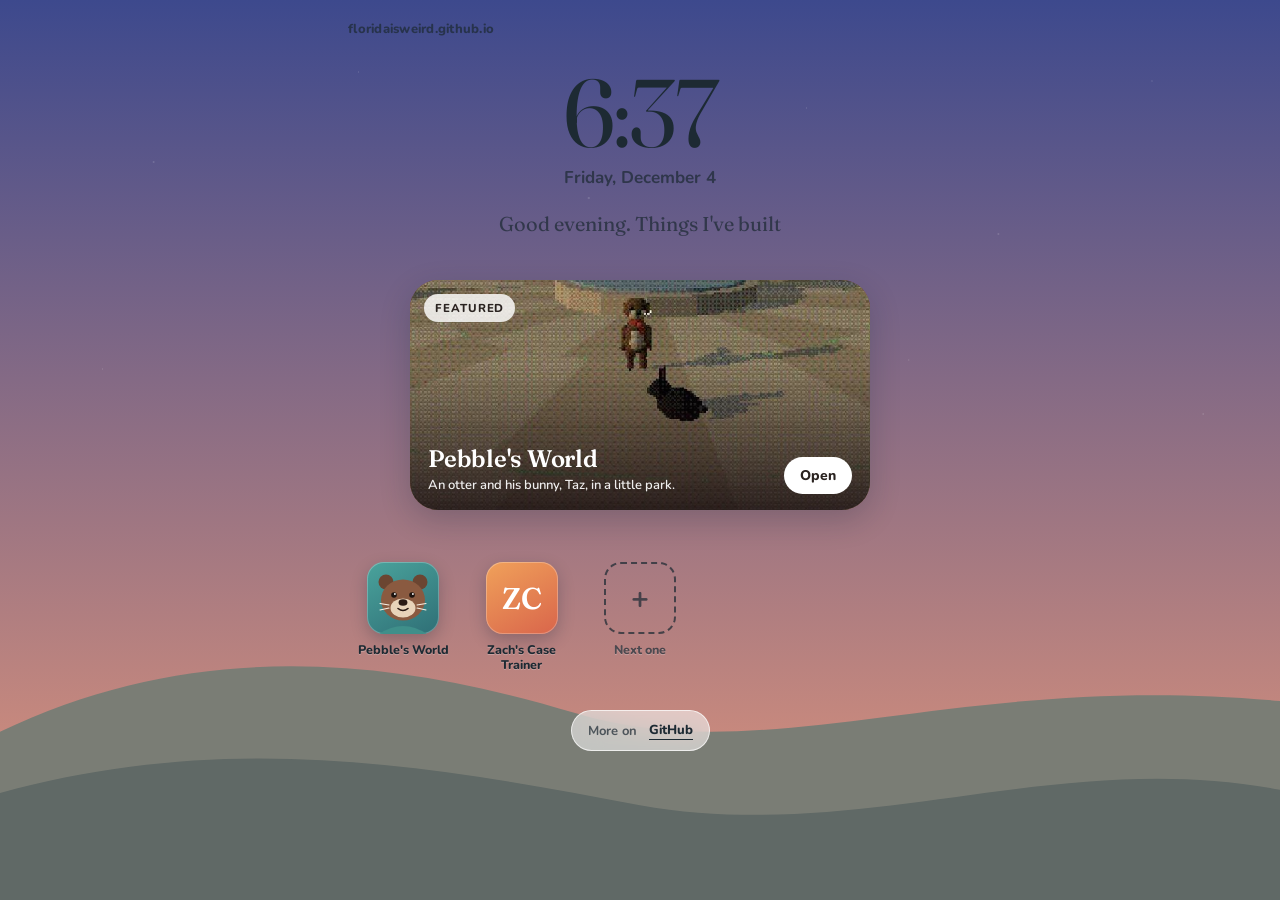
<file: index.html>
<!doctype html>
<html lang="en">
<head>
<meta charset="utf-8">
<meta name="viewport" content="width=device-width, initial-scale=1, viewport-fit=cover">
<title>Zach's Projects</title>
<meta name="description" content="Things Zach has built: Pebble's World, Zach's Case Trainer, and whatever comes next.">
<link rel="icon" href="data:image/svg+xml,<svg xmlns='http://www.w3.org/2000/svg' viewBox='0 0 100 100'><rect width='100' height='100' rx='24' fill='%233f8f8a'/><text x='50' y='68' font-size='56' text-anchor='middle'>🦦</text></svg>">
<link rel="preconnect" href="https://fonts.googleapis.com">
<link rel="stylesheet" href="https://fonts.googleapis.com/css2?family=Fraunces:opsz,wght@9..144,400;9..144,600&family=Nunito:wght@600;700;800&display=swap">
<style>
:root {
  --sky-top: #5b8fd0; --sky-bottom: #cfe2f2; --ink: #1d2a33; --ink-soft: rgba(29, 42, 51, 0.72);
  --glass: rgba(255, 255, 255, 0.55); --glass-edge: rgba(255, 255, 255, 0.7); --shadow: 0 10px 30px rgba(20, 30, 50, 0.22);
  --stars: 0;
  --display: 'Fraunces', Georgia, serif; --body: 'Nunito', system-ui, sans-serif;
}
* { box-sizing: border-box; }
html, body { height: 100%; margin: 0; }
body { font-family: var(--body); color: var(--ink); background: linear-gradient(180deg, var(--sky-top), var(--sky-bottom)) fixed; min-height: 100%; -webkit-font-smoothing: antialiased; transition: color .6s; }
body.night { --ink: #f2eefb; --ink-soft: rgba(242, 238, 251, 0.74); --glass: rgba(20, 22, 48, 0.5); --glass-edge: rgba(255, 255, 255, 0.16); --shadow: 0 10px 30px rgba(0, 0, 10, 0.4); }
.stars { position: fixed; inset: 0; pointer-events: none; opacity: var(--stars); transition: opacity 1s;
  background-image: radial-gradient(1.4px 1.4px at 12% 18%, #fff, transparent), radial-gradient(1px 1px at 28% 8%, #fff, transparent), radial-gradient(1.6px 1.6px at 46% 22%, #fff, transparent), radial-gradient(1px 1px at 63% 12%, #fff, transparent), radial-gradient(1.4px 1.4px at 78% 26%, #fff, transparent), radial-gradient(1px 1px at 90% 9%, #fff, transparent), radial-gradient(1px 1px at 8% 41%, #fff, transparent), radial-gradient(1.4px 1.4px at 36% 36%, #fff, transparent), radial-gradient(1px 1px at 71% 40%, #fff, transparent), radial-gradient(1.2px 1.2px at 94% 46%, #fff, transparent); }
.hills { position: fixed; left: 0; right: 0; bottom: 0; height: 34vh; pointer-events: none; }
.hills svg { width: 100%; height: 100%; display: block; }
.hills .h1 { fill: var(--hill1, #8fb7a0); } .hills .h2 { fill: var(--hill2, #6f9e88); }
main { position: relative; max-width: 620px; margin: 0 auto; padding-block: max(20px, env(safe-area-inset-top, 0px)) max(28px, env(safe-area-inset-bottom, 0px)); padding-left: max(18px, env(safe-area-inset-left, 0px)); padding-right: max(18px, env(safe-area-inset-right, 0px)); }
.status { display: flex; justify-content: space-between; font-weight: 800; font-size: 13px; color: var(--ink-soft); letter-spacing: .02em; }
.clock { margin: 26px 0 0; text-align: center; }
.clock .time { font-family: var(--display); font-weight: 400; font-size: clamp(64px, 17vw, 96px); line-height: 1; letter-spacing: -.02em; font-variant-numeric: tabular-nums; }
.clock .day { margin-top: 6px; font-weight: 700; font-size: 17px; color: var(--ink-soft); }
.hello { text-align: center; margin: 22px 0 22px; font-family: var(--display); font-weight: 400; font-size: 20px; color: var(--ink-soft); text-wrap: balance; }
.widget { display: block; position: relative; border-radius: 28px; overflow: hidden; color: #fff; text-decoration: none; box-shadow: var(--shadow); aspect-ratio: 2 / 1; max-width: 460px; margin: 0 auto; background: #7a4a3a; isolation: isolate; transition: transform .2s ease; }
.widget:hover { transform: translateY(-2px); }
.widget img { position: absolute; inset: 0; width: 100%; height: 100%; object-fit: cover; object-position: 38% 55%; z-index: -2; }
.widget::after { content: ''; position: absolute; inset: 0; z-index: -1; background: linear-gradient(180deg, rgba(20, 10, 10, 0) 38%, rgba(20, 10, 14, 0.78)); }
.widget .tag { position: absolute; top: 14px; left: 14px; background: rgba(255, 255, 255, 0.82); color: #2a2320; font-weight: 800; font-size: 11.5px; letter-spacing: .08em; text-transform: uppercase; padding: 6px 11px; border-radius: 999px; }
.widget .cap { position: absolute; left: 18px; right: 18px; bottom: 16px; display: flex; align-items: end; justify-content: space-between; gap: 12px; }
.widget h2 { margin: 0; font-family: var(--display); font-weight: 600; font-size: clamp(20px, 5vw, 24px); letter-spacing: -.01em; }
.widget p { margin: 3px 0 0; font-weight: 600; font-size: 13px; opacity: .92; max-width: 34ch; text-wrap: pretty; }
.widget .go { flex: none; background: #fff; color: #2a2320; font-weight: 800; font-size: 14px; padding: 9px 16px; border-radius: 999px; }
.grid { display: grid; grid-template-columns: repeat(auto-fill, minmax(92px, 1fr)); gap: 22px 8px; margin-top: 30px; justify-items: center; }
.app { display: flex; flex-direction: column; align-items: center; gap: 8px; width: 92px; text-decoration: none; color: var(--ink); }
.icon { width: 72px; height: 72px; border-radius: 17px; display: grid; place-items: center; overflow: hidden; box-shadow: 0 6px 16px rgba(20, 30, 50, 0.25), inset 0 0 0 1px rgba(255, 255, 255, 0.25); transition: transform .15s ease; }
.app:hover .icon { transform: scale(1.06); } .app:active .icon { transform: scale(.94); }
.icon svg { width: 100%; height: 100%; display: block; }
.label { font-weight: 800; font-size: 12.5px; text-align: center; line-height: 1.2; text-shadow: 0 1px 0 rgba(255, 255, 255, 0.25); text-wrap: balance; }
body.night .label { text-shadow: none; }
.ghost .icon { background: transparent; box-shadow: none; border: 2px dashed var(--ink-soft); color: var(--ink-soft); font-size: 30px; font-weight: 700; }
.ghost .label { color: var(--ink-soft); }
.dock { position: relative; margin: 38px auto 0; width: fit-content; max-width: 100%; display: flex; gap: 12px; align-items: center; flex-wrap: wrap; justify-content: center; background: var(--glass); backdrop-filter: blur(14px); -webkit-backdrop-filter: blur(14px); border: 1px solid var(--glass-edge); border-radius: 22px; padding: 10px 16px; font-weight: 700; font-size: 13px; color: var(--ink-soft); }
.dock a { color: var(--ink); text-decoration: none; font-weight: 800; border-bottom: 1.5px solid currentColor; }
a:focus-visible { outline: 3px solid #fff; outline-offset: 4px; box-shadow: 0 0 0 6px rgba(30, 60, 90, 0.6); border-radius: 18px; }
@media (prefers-reduced-motion: reduce) { * { transition: none !important; } }
</style>
</head>
<body>
<div class="stars" aria-hidden="true"></div>
<div class="hills" aria-hidden="true"><svg viewBox="0 0 800 200" preserveAspectRatio="none"><path class="h1" d="M0 90 C120 30 240 40 360 78 C480 116 600 50 800 70 L800 200 L0 200Z"/><path class="h2" d="M0 130 C140 90 260 110 400 138 C540 164 660 100 800 128 L800 200 L0 200Z"/></svg></div>
<main>
  <div class="status"><span id="where">floridaisweird.github.io</span><span id="weather"></span></div>
  <div class="clock"><div class="time" id="time">--:--</div><div class="day" id="day"></div></div>
  <p class="hello" id="hello">Things I've built</p>
 
  <!-- FEATURED: the big card. Edit the text or link in the PROJECTS list near the bottom of this file. -->
  <a class="widget" id="widget" href="https://claude.ai/artifact/5h84ELkF1uqAZZH1jHpBRN" target="_blank" rel="noopener">
    <img src="[data-uri]" alt="Pebble the otter and Taz the black bunny by the fountain in their pixel-art park">
    <span class="tag">Featured</span>
    <span class="cap"><span><h2>Pebble's World</h2><p>An otter and his bunny, Taz, in a little park.</p></span><span class="go">Open</span></span>
  </a>
 
  <nav class="grid" id="grid" aria-label="Projects"></nav>
  <div class="dock">More on <a href="https://github.com/floridaisweird">GitHub</a></div>
</main>
 
<script>
/* ==== YOUR PROJECTS: edit this list ====
   name   : label under the icon
   url    : where it opens (use "./folder/" for things on this same site)
   bg     : icon background colour (or two colours for a gradient)
   glyph  : text drawn on the icon (a letter or two), or leave "" and use svg
   featured: true puts it in the big card above (only one)                         */
const PROJECTS = [
  { name: "Pebble's World", url: "https://claude.ai/artifact/5h84ELkF1uqAZZH1jHpBRN", bg: ["#4aa39c", "#2f6f76"], svg: "otter", featured: true },
  { name: "Zach's Case Trainer", url: "./case-trainer/", bg: ["#f0a15a", "#d9654b"], glyph: "ZC" },
];
 
const icons = {
  otter: `<svg viewBox="0 0 72 72" aria-hidden="true"><circle cx="19" cy="20" r="7.5" fill="#6b4531"/><circle cx="53" cy="20" r="7.5" fill="#6b4531"/><ellipse cx="36" cy="38" rx="22" ry="20.5" fill="#8a5a40"/><ellipse cx="36" cy="46" rx="12.5" ry="9.5" fill="#e8d3b9"/><ellipse cx="36" cy="40.5" rx="4.4" ry="3.2" fill="#2a1a14"/><circle cx="27" cy="33" r="2.8" fill="#1d1410"/><circle cx="45" cy="33" r="2.8" fill="#1d1410"/><circle cx="27.9" cy="32" r=".9" fill="#fff"/><circle cx="45.9" cy="32" r=".9" fill="#fff"/><path d="M31 46.5q5 4 10 0" stroke="#2a1a14" stroke-width="1.6" fill="none" stroke-linecap="round"/><g stroke="#f6efe4" stroke-width="1.1" stroke-linecap="round"><path d="M22 43l-9-1.5M22 46l-9 2M50 43l9-1.5M50 46l9 2"/></g><path d="M12 72q24-16 48 0z" fill="#3f8f8a"/></svg>`,
};
const $ = (id) => document.getElementById(id);
 
// ---- icons + featured card ----
const grid = $('grid');
for (const p of PROJECTS) {
  if (p.featured) { const w = $('widget'); w.href = p.url; }
  const a = document.createElement('a'); a.className = 'app'; a.href = p.url;
  const bg = Array.isArray(p.bg) ? `linear-gradient(150deg, ${p.bg[0]}, ${p.bg[1]})` : p.bg;
  const inner = p.svg ? icons[p.svg] : `<span style="font-family:var(--display);font-weight:600;font-size:30px;color:#fff;letter-spacing:-.02em">${p.glyph || p.name[0]}</span>`;
  a.innerHTML = `<span class="icon" style="background:${bg}">${inner}</span><span class="label"></span>`;
  a.querySelector('.label').textContent = p.name;
  grid.append(a);
}
const ghost = document.createElement('div'); ghost.className = 'app ghost'; ghost.setAttribute('aria-hidden', 'true');
ghost.innerHTML = '<span class="icon">+</span><span class="label">Next one</span>'; grid.append(ghost);
 
// ---- the sky follows your local time of day ----
const STOPS = [ // hour, top, bottom, hill1, hill2, stars
  [0, '#0b1230', '#2a3566', '#27384f', '#1d2b40', 1], [5, '#1b2450', '#6a527a', '#2c3a52', '#212e44', .9], [6.5, '#5b78b8', '#f3b88c', '#8fa58f', '#6f8c7c', .1],
  [9, '#5b8fd0', '#cfe2f2', '#8fb7a0', '#6f9e88', 0], [16, '#5b8fd0', '#d6e4f0', '#8fb7a0', '#6f9e88', 0], [18, '#4a5ea6', '#ffb77a', '#9a9a7e', '#7b8570', 0],
  [19.5, '#2a2c68', '#c26a7a', '#4d5368', '#3a4258', .5], [21, '#0f1538', '#2f3a6c', '#2c3b52', '#223046', 1], [24, '#0b1230', '#2a3566', '#27384f', '#1d2b40', 1],
];
const hex = (h) => [1, 3, 5].map((i) => parseInt(h.slice(i, i + 2), 16));
const mix = (a, b, t) => '#' + hex(a).map((v, i) => Math.round(v + (hex(b)[i] - v) * t).toString(16).padStart(2, '0')).join('');
function paintSky(d) {
  const h = d.getHours() + d.getMinutes() / 60; let i = 0;
  while (i < STOPS.length - 2 && h >= STOPS[i + 1][0]) i++;
  const a = STOPS[i], b = STOPS[i + 1], t = Math.min(1, Math.max(0, (h - a[0]) / (b[0] - a[0])));
  const r = document.documentElement.style;
  r.setProperty('--sky-top', mix(a[1], b[1], t)); r.setProperty('--sky-bottom', mix(a[2], b[2], t));
  r.setProperty('--hill1', mix(a[3], b[3], t)); r.setProperty('--hill2', mix(a[4], b[4], t));
  const stars = a[5] + (b[5] - a[5]) * t; r.setProperty('--stars', stars.toFixed(2));
  document.body.classList.toggle('night', h < 5.5 || h >= 19.8);
  $('hello').textContent = h < 5 ? "Still up? Same." : h < 12 ? 'Good morning. Things I\'ve built' : h < 18 ? "Things I've built" : "Good evening. Things I've built";
}
function tick() {
  const d = new Date();
  $('time').textContent = d.toLocaleTimeString([], { hour: 'numeric', minute: '2-digit' }).replace(/\s?[AP]M/i, '');
  $('day').textContent = d.toLocaleDateString([], { weekday: 'long', month: 'long', day: 'numeric' });
  paintSky(d);
}
tick(); setInterval(tick, 20000);
</script>
</body>
</html>
</file>
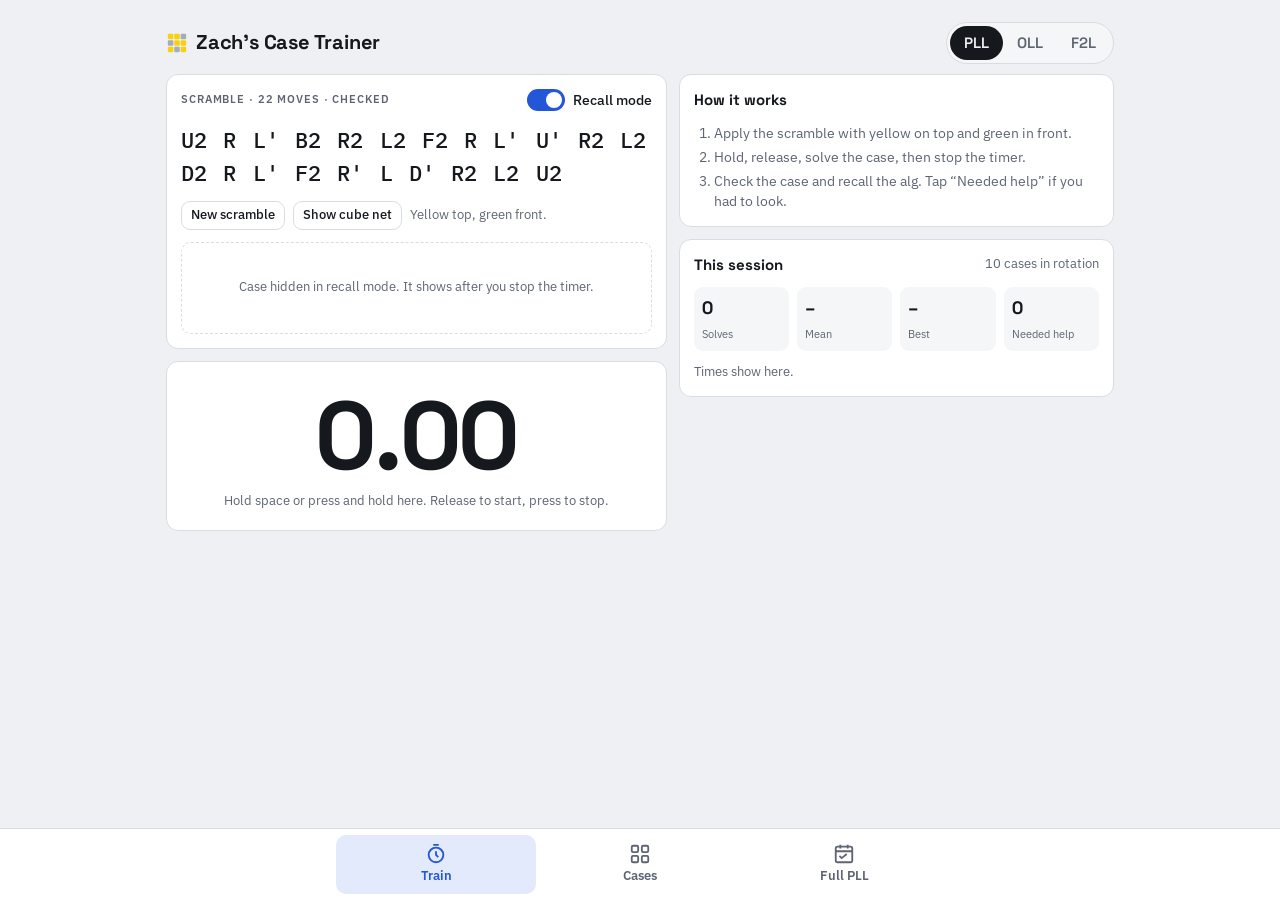
<file: case-trainer/index.html>
<!doctype html>
<html lang="en">
<head>
<meta charset="utf-8">
<meta name="viewport" content="width=device-width, initial-scale=1, viewport-fit=cover">
<style>:root{padding-top:env(safe-area-inset-top,0px);padding-bottom:env(safe-area-inset-bottom,0px)}body{margin:0}img{max-width:100%}[hidden]{display:none!important}</style>
<title>Zach’s Case Trainer</title>
<meta name="claude:viewport-fit-sides" content="cover">
<link rel="preconnect" href="https://fonts.googleapis.com">
<link rel="stylesheet" href="https://fonts.googleapis.com/css2?family=Space+Grotesk:wght@500;600;700&family=IBM+Plex+Sans:wght@400;500;600&family=IBM+Plex+Mono:wght@400;500&display=swap">
<style>
/* Layout: one column app shell, mode switch on top, three views (Train / Cases / Plan), bottom tab bar. */
:root {
  --bg: #eef0f3; --surface: #ffffff; --surface-2: #f5f6f8; --line: #d9dde3; --fg: #15181d; --muted: #5d6573;
  --accent: #2456d8; --accent-ink: #ffffff; --accent-soft: #e3eafc;
  --good: #1f8a4c; --good-soft: #dff3e6; --warn: #b26a00; --warn-soft: #fbefd9; --bad: #c42b3a; --bad-soft: #fbe3e5;
  --gray-sticker: #a6acb6; --sticker-line: #1d2026; --cube-body: #1d2026;
  --sU: #f6d20e; --sF: #1aa35a; --sR: #ff8a1f; --sB: #2563eb; --sL: #d7263d; --sD: #fbfbfb;
  --f-display: "Space Grotesk", "Segoe UI", system-ui, sans-serif;
  --f-body: "IBM Plex Sans", "Segoe UI", system-ui, sans-serif;
  --f-mono: "IBM Plex Mono", ui-monospace, "SFMono-Regular", Menlo, monospace;
  --r: 12px;
}
@media (prefers-color-scheme: dark) { :root:not([data-theme="light"]) {
  --bg: #0f1216; --surface: #181c22; --surface-2: #1f242c; --line: #2c333d; --fg: #e8ebf0; --muted: #9aa3b2;
  --accent: #7ea2ff; --accent-ink: #0d1530; --accent-soft: #1d2747;
  --good: #4fcf86; --good-soft: #15301f; --warn: #f0b04a; --warn-soft: #33270f; --bad: #ff7a86; --bad-soft: #3a1a1e;
  --gray-sticker: #4a515c; --sticker-line: #0b0d10; --cube-body: #0b0d10; color-scheme: dark; } }
:root[data-theme="dark"] {
  --bg: #0f1216; --surface: #181c22; --surface-2: #1f242c; --line: #2c333d; --fg: #e8ebf0; --muted: #9aa3b2;
  --accent: #7ea2ff; --accent-ink: #0d1530; --accent-soft: #1d2747;
  --good: #4fcf86; --good-soft: #15301f; --warn: #f0b04a; --warn-soft: #33270f; --bad: #ff7a86; --bad-soft: #3a1a1e;
  --gray-sticker: #4a515c; --sticker-line: #0b0d10; --cube-body: #0b0d10; color-scheme: dark; }
* { box-sizing: border-box; }
html, body { height: 100%; }
body { background: var(--bg); color: var(--fg); font-family: var(--f-body); font-size: 15px; line-height: 1.45; -webkit-tap-highlight-color: transparent; }
body::before { content: ""; position: fixed; inset: 0 0 auto; height: env(safe-area-inset-top, 0px); z-index: 10; background: var(--bg); }
button { font: inherit; color: inherit; }
:focus-visible { outline: 2px solid var(--accent); outline-offset: 2px; }
.shell { max-width: 980px; margin: 0 auto; padding-left: max(16px, env(safe-area-inset-left, 0px)); padding-right: max(16px, env(safe-area-inset-right, 0px)); padding-block: 12px 96px; }
header.top { position: sticky; top: env(safe-area-inset-top, 0px); z-index: 5; background: var(--bg); padding-block: 10px; display: flex; align-items: center; gap: 12px; flex-wrap: wrap; }
.brand { font-family: var(--f-display); font-weight: 700; font-size: 20px; letter-spacing: -0.01em; display: flex; align-items: center; gap: 8px; margin-right: auto; }
.brand svg { width: 22px; height: 22px; }
.seg { display: inline-flex; background: var(--surface-2); border: 1px solid var(--line); border-radius: 999px; padding: 3px; }
.seg button { border: 0; background: transparent; padding: 6px 14px; border-radius: 999px; font-weight: 600; font-family: var(--f-display); cursor: pointer; color: var(--muted); }
.seg button[aria-pressed="true"] { background: var(--fg); color: var(--bg); }
nav.tabs { position: fixed; left: 0; right: 0; bottom: 0; z-index: 6; background: var(--surface); border-top: 1px solid var(--line); display: flex; justify-content: center; gap: 4px; padding: 6px max(16px, env(safe-area-inset-right, 0px)) calc(6px + env(safe-area-inset-bottom, 0px)) max(16px, env(safe-area-inset-left, 0px)); }
nav.tabs button { flex: 1; max-width: 200px; border: 0; background: transparent; padding: 8px 6px; border-radius: 10px; font-weight: 600; color: var(--muted); cursor: pointer; display: flex; flex-direction: column; align-items: center; gap: 2px; font-size: 13px; }
nav.tabs button svg { width: 22px; height: 22px; }
nav.tabs button[aria-pressed="true"] { color: var(--accent); background: var(--accent-soft); }
h2 { font-family: var(--f-display); font-size: 18px; margin: 0; letter-spacing: -0.01em; text-wrap: balance; }
h3 { font-family: var(--f-display); font-size: 15px; margin: 0; }
.label { font-size: 11px; letter-spacing: 0.08em; text-transform: uppercase; color: var(--muted); font-weight: 600; }
.muted { color: var(--muted); }
.card { background: var(--surface); border: 1px solid var(--line); border-radius: var(--r); padding: 14px; min-width: 0; }
.stack { display: flex; flex-direction: column; gap: 12px; }
.row { display: flex; align-items: center; gap: 8px; flex-wrap: wrap; }
.btn { border: 1px solid var(--line); background: var(--surface); padding: 7px 12px; border-radius: 9px; cursor: pointer; font-weight: 500; font-size: 14px; }
.btn:hover { border-color: var(--muted); }
.btn:disabled { opacity: .45; cursor: not-allowed; }
.btn.primary { background: var(--accent); border-color: var(--accent); color: var(--accent-ink); font-weight: 600; }
.btn.small { padding: 4px 9px; font-size: 13px; }
.btn.danger { color: var(--bad); }
.btn[aria-pressed="true"] { background: var(--accent-soft); border-color: var(--accent); color: var(--accent); }
.alg { font-family: var(--f-mono); font-size: 13px; overflow-wrap: anywhere; }
.pill { display: inline-flex; align-items: center; font-size: 11px; font-weight: 600; padding: 2px 8px; border-radius: 999px; letter-spacing: 0.02em; white-space: nowrap; }
.st-new { background: var(--surface-2); color: var(--muted); border: 1px solid var(--line); }
.st-learning { background: var(--warn-soft); color: var(--warn); }
.st-practicing { background: var(--accent-soft); color: var(--accent); }
.st-known { background: var(--good-soft); color: var(--good); }
.num { font-variant-numeric: tabular-nums; }
[hidden] { display: none !important; }

/* Train */
.train { display: grid; grid-template-columns: 1fr; gap: 12px; }
@media (min-width: 820px) { .train { grid-template-columns: 1.15fr 1fr; align-items: start; } }
.scramble { font-family: var(--f-mono); font-size: clamp(17px, 4.6vw, 22px); line-height: 1.5; word-spacing: 0.15em; font-weight: 500; overflow-wrap: anywhere; }
.timerpad { user-select: none; -webkit-user-select: none; touch-action: none; cursor: pointer; text-align: center; padding: 26px 12px 20px; border-radius: var(--r); border: 1px solid var(--line); background: var(--surface); }
.timerpad .time { font-family: var(--f-display); font-weight: 700; font-size: clamp(56px, 17vw, 96px); line-height: 1; font-variant-numeric: tabular-nums; letter-spacing: -0.02em; }
.timerpad.holding .time { color: var(--bad); }
.timerpad.ready .time { color: var(--good); }
.timerpad.running { background: var(--surface-2); }
.timerpad .hint { margin-top: 8px; color: var(--muted); font-size: 13px; }
.caseinfo { display: flex; gap: 12px; align-items: center; min-width: 0; }
.caseinfo svg.dia { width: 92px; height: 92px; flex: none; }
.caseinfo > div { min-width: 0; }
.veil { display: flex; align-items: center; justify-content: center; height: 92px; border: 1px dashed var(--line); border-radius: 10px; color: var(--muted); font-size: 13px; text-align: center; padding: 8px; }
.switch { display: inline-flex; align-items: center; gap: 8px; cursor: pointer; font-size: 14px; font-weight: 500; }
.switch input { appearance: none; width: 38px; height: 22px; border-radius: 999px; background: var(--line); position: relative; cursor: pointer; margin: 0; transition: background .15s; }
.switch input::after { content: ""; position: absolute; top: 3px; left: 3px; width: 16px; height: 16px; border-radius: 50%; background: var(--surface); transition: transform .15s; }
.switch input:checked { background: var(--accent); }
.switch input:checked::after { transform: translateX(16px); }
.net { width: 100%; max-width: 330px; display: block; margin: 0 auto; }
.result { display: grid; gap: 10px; }
.statgrid { display: grid; grid-template-columns: repeat(4, minmax(0, 1fr)); gap: 8px; }
.stat { background: var(--surface-2); border-radius: 9px; padding: 8px; }
.stat b { display: block; font-family: var(--f-display); font-size: 18px; font-variant-numeric: tabular-nums; }
.stat span { font-size: 11px; color: var(--muted); }
.banner { display: flex; align-items: center; gap: 10px; flex-wrap: wrap; background: var(--accent-soft); color: var(--fg); border-radius: var(--r); padding: 10px 14px; }
.banner .t { font-family: var(--f-display); font-weight: 700; font-variant-numeric: tabular-nums; color: var(--accent); }
.history { display: flex; flex-wrap: wrap; gap: 6px; }
.history span { font-variant-numeric: tabular-nums; font-size: 13px; background: var(--surface-2); padding: 2px 7px; border-radius: 6px; }
.history span.f { color: var(--bad); text-decoration: line-through; }

/* Cases */
.filters { display: flex; flex-wrap: wrap; gap: 6px; }
.grid { display: grid; grid-template-columns: repeat(auto-fill, minmax(150px, 1fr)); gap: 10px; }
@media (max-width: 420px) { .grid { grid-template-columns: repeat(2, minmax(0, 1fr)); } }
.case { position: relative; background: var(--surface); border: 1.5px solid var(--line); border-radius: var(--r); padding: 10px; cursor: pointer; display: flex; flex-direction: column; gap: 6px; min-width: 0; text-align: left; }
.case.on { border-color: var(--accent); box-shadow: 0 0 0 1px var(--accent) inset; }
.case:not(.on) svg.dia { opacity: .55; }
.case svg.dia { width: 100%; max-width: 120px; aspect-ratio: 1; margin: 0 auto; display: block; }
.case .nm { font-family: var(--f-display); font-weight: 600; font-size: 14px; display: flex; justify-content: space-between; gap: 6px; align-items: baseline; }
.case .alg { font-size: 11.5px; color: var(--muted); line-height: 1.35; }
.case .meta { display: flex; justify-content: space-between; align-items: center; gap: 6px; }
.case .check { position: absolute; top: 8px; left: 8px; width: 20px; height: 20px; border-radius: 50%; border: 1.5px solid var(--line); background: var(--surface); display: grid; place-items: center; }
.case.on .check { background: var(--accent); border-color: var(--accent); }
.case.on .check::after { content: ""; width: 9px; height: 5px; border-left: 2px solid var(--accent-ink); border-bottom: 2px solid var(--accent-ink); transform: rotate(-45deg) translate(1px, -1px); }
.case .edit { border: 1px solid var(--line); background: var(--surface-2); border-radius: 7px; padding: 2px 8px; font-size: 12px; cursor: pointer; }
.groupttl { font-family: var(--f-display); font-weight: 600; margin: 8px 0 -2px; color: var(--muted); font-size: 13px; letter-spacing: 0.04em; text-transform: uppercase; }

/* Plan */
.bars { display: grid; gap: 10px; }
.bar { height: 10px; border-radius: 999px; background: var(--surface-2); overflow: hidden; display: flex; border: 1px solid var(--line); }
.bar i { display: block; height: 100%; }
.bar .k { background: var(--good); } .bar .p { background: var(--accent); } .bar .l { background: var(--warn); }
.legend { display: flex; gap: 12px; flex-wrap: wrap; font-size: 12px; color: var(--muted); }
.legend i { display: inline-block; width: 9px; height: 9px; border-radius: 2px; margin-right: 4px; vertical-align: 0; }
.blocks { display: grid; grid-template-columns: repeat(3, minmax(0, 1fr)); gap: 8px; }
@media (max-width: 560px) { .blocks { grid-template-columns: 1fr; } }
.block { border: 1px solid var(--line); border-radius: 10px; padding: 10px; display: flex; flex-direction: column; gap: 6px; background: var(--surface-2); }
.block .mins { font-family: var(--f-display); font-weight: 700; font-size: 22px; }
.chips { display: flex; flex-wrap: wrap; gap: 6px; }
.chip { display: inline-flex; gap: 6px; align-items: center; border: 1px solid var(--line); border-radius: 8px; padding: 4px 8px; font-size: 13px; background: var(--surface); cursor: pointer; }
.chip small { color: var(--muted); font-variant-numeric: tabular-nums; }
ol.steps { margin: 0; padding-left: 20px; display: grid; gap: 4px; }
textarea, input[type="text"] { width: 100%; font-family: var(--f-mono); font-size: 14px; background: var(--surface-2); color: var(--fg); border: 1px solid var(--line); border-radius: 9px; padding: 9px; }

/* Sheet */
.sheet-bg { position: fixed; inset: 0; background: rgba(8, 10, 14, .45); z-index: 20; display: flex; align-items: flex-end; justify-content: center; }
@media (min-width: 640px) { .sheet-bg { align-items: center; } }
.sheet { background: var(--surface); width: 100%; max-width: 560px; max-height: 92vh; overflow: auto; border-radius: 16px 16px 0 0; padding: 18px max(16px, env(safe-area-inset-right, 0px)) calc(18px + env(safe-area-inset-bottom, 0px)) max(16px, env(safe-area-inset-left, 0px)); display: flex; flex-direction: column; gap: 12px; }
@media (min-width: 640px) { .sheet { border-radius: 16px; } }
.toast { position: fixed; left: 50%; bottom: calc(84px + env(safe-area-inset-bottom, 0px)); transform: translateX(-50%); background: var(--fg); color: var(--bg); padding: 10px 16px; border-radius: 10px; z-index: 30; font-weight: 500; font-size: 14px; max-width: calc(100% - 32px); }
.note { font-size: 13px; padding: 8px 10px; border-radius: 8px; }
.note.ok { background: var(--good-soft); color: var(--good); } .note.err { background: var(--bad-soft); color: var(--bad); }
svg .sU { fill: var(--sU); } svg .sF { fill: var(--sF); } svg .sR { fill: var(--sR); } svg .sB { fill: var(--sB); } svg .sL { fill: var(--sL); } svg .sD { fill: var(--sD); } svg .sX { fill: var(--gray-sticker); }
svg .body { fill: var(--cube-body); } svg .edge { stroke: var(--cube-body); stroke-width: .06; }
svg .arw { stroke: #15181d; stroke-width: .12; stroke-linecap: round; fill: none; } svg .arwh { fill: #15181d; }
@media (prefers-reduced-motion: reduce) { * { transition: none !important; } }
</style>
</head>
<body>

<div class="shell">
  <header class="top">
    <div class="brand"><svg viewBox="0 0 24 24" aria-hidden="true"><rect x="2" y="2" width="6" height="6" rx="1.2" fill="var(--sU)"/><rect x="9" y="2" width="6" height="6" rx="1.2" fill="var(--sU)"/><rect x="16" y="2" width="6" height="6" rx="1.2" fill="var(--gray-sticker)"/><rect x="2" y="9" width="6" height="6" rx="1.2" fill="var(--gray-sticker)"/><rect x="9" y="9" width="6" height="6" rx="1.2" fill="var(--sU)"/><rect x="16" y="9" width="6" height="6" rx="1.2" fill="var(--sU)"/><rect x="2" y="16" width="6" height="6" rx="1.2" fill="var(--sU)"/><rect x="9" y="16" width="6" height="6" rx="1.2" fill="var(--gray-sticker)"/><rect x="16" y="16" width="6" height="6" rx="1.2" fill="var(--sU)"/></svg>Zach’s Case Trainer</div>
    <div class="seg" role="group" aria-label="Algorithm set" id="modeSeg">
      <button data-mode="pll">PLL</button><button data-mode="oll">OLL</button><button data-mode="f2l">F2L</button>
    </div>
  </header>
  <main id="view"></main>
</div>
<nav class="tabs" id="tabs">
  <button data-tab="train"><svg viewBox="0 0 24 24" fill="none" stroke="currentColor" stroke-width="2" aria-hidden="true"><circle cx="12" cy="13" r="8"/><path d="M12 9v4l2.5 2.5M9 2h6"/></svg>Train</button>
  <button data-tab="cases"><svg viewBox="0 0 24 24" fill="none" stroke="currentColor" stroke-width="2" aria-hidden="true"><rect x="3" y="3" width="7" height="7" rx="1.5"/><rect x="14" y="3" width="7" height="7" rx="1.5"/><rect x="3" y="14" width="7" height="7" rx="1.5"/><rect x="14" y="14" width="7" height="7" rx="1.5"/></svg>Cases</button>
  <button data-tab="pll15"><svg viewBox="0 0 24 24" fill="none" stroke="currentColor" stroke-width="2" aria-hidden="true"><rect x="3" y="4" width="18" height="17" rx="2"/><path d="M3 9h18M8 2v4M16 2v4M7 14l2.5 2.5L15 12"/></svg>Full PLL</button>
</nav>
<div id="sheet"></div>
<div id="toast" class="toast" hidden></div>

<script>
/* Cube simulator core: facelet model built from 3D sticker coordinates. */
const Cube = (() => {
  const FACES = 'URFDLB';
  // face -> (row,col) -> [pos, normal]
  function faceSticker(f, r, c) {
    const a = -1 + c, b = 1 - r;
    switch (f) {
      case 'U': return [[-1 + c, 1, -1 + r], [0, 1, 0]];
      case 'D': return [[-1 + c, -1, 1 - r], [0, -1, 0]];
      case 'F': return [[a, b, 1], [0, 0, 1]];
      case 'B': return [[1 - c, b, -1], [0, 0, -1]];
      case 'R': return [[1, b, 1 - c], [1, 0, 0]];
      case 'L': return [[-1, b, -1 + c], [-1, 0, 0]];
    }
  }
  const ST = [];
  for (const f of FACES) for (let r = 0; r < 3; r++) for (let c = 0; c < 3; c++) {
    const [p, n] = faceSticker(f, r, c); ST.push({ f, r, c, p, n });
  }
  const key = (p, n) => p.join(',') + '|' + n.join(',');
  const IDX = new Map(ST.map((s, i) => [key(s.p, s.n), i]));
  const idx = (f, r, c) => FACES.indexOf(f) * 9 + r * 3 + c;

  // rotate vector clockwise (seen from +axis) by one quarter
  function rotCW(v, ax) {
    const [x, y, z] = v;
    if (ax === 'x') return [x, z, -y];
    if (ax === 'y') return [-z, y, x];
    return [y, -x, z];
  }
  function rotCCW(v, ax) { return rotCW(rotCW(rotCW(v, ax), ax), ax); }
  // move defs: [axis, sign(+1 cw about +axis), layer predicate on coord]
  const AX = { x: 0, y: 1, z: 2 };
  const DEF = {
    U: ['y', 1, v => v === 1], D: ['y', -1, v => v === -1], R: ['x', 1, v => v === 1], L: ['x', -1, v => v === -1],
    F: ['z', 1, v => v === 1], B: ['z', -1, v => v === -1],
    u: ['y', 1, v => v >= 0], d: ['y', -1, v => v <= 0], r: ['x', 1, v => v >= 0], l: ['x', -1, v => v <= 0],
    f: ['z', 1, v => v >= 0], b: ['z', -1, v => v <= 0],
    M: ['x', -1, v => v === 0], E: ['y', -1, v => v === 0], S: ['z', 1, v => v === 0],
    x: ['x', 1, () => true], y: ['y', 1, () => true], z: ['z', 1, () => true],
  };
  const PERM = {};
  for (const m in DEF) {
    const [ax, sg, pred] = DEF[m];
    const perm = new Array(54); // perm[i] = destination of sticker i
    ST.forEach((s, i) => {
      if (!pred(s.p[AX[ax]])) { perm[i] = i; return; }
      const fn = sg > 0 ? rotCW : rotCCW;
      perm[i] = IDX.get(key(fn(s.p, ax), fn(s.n, ax)));
    });
    PERM[m] = perm;
  }
  function solved() { const a = []; for (const f of FACES) for (let i = 0; i < 9; i++) a.push(f); return a; }
  function applyMove(st, m, times) {
    const p = PERM[m];
    for (let t = 0; t < times; t++) { const n = new Array(54); for (let i = 0; i < 54; i++) n[p[i]] = st[i]; st = n; }
    return st;
  }
  // parse: returns [{m, n}] n in 1..3 (quarter turns cw)
  function parse(alg) {
    const out = [];
    const s = alg.replace(/[()\[\]]/g, ' ').replace(/’/g, "'");
    const re = /([URFDLBurfdlbMESxyz])(w?)(\d*)('?)/g;
    let mm;
    const cleaned = s.replace(/\s+/g, ' ').trim();
    // validate tokens
    for (const tok of cleaned.split(' ')) { if (tok && !/^([URFDLBurfdlbMESxyz])w?\d*'?$/.test(tok)) throw new Error('Unknown move "' + tok + '"'); }
    while ((mm = re.exec(cleaned))) {
      let m = mm[1]; if (mm[2]) m = m.toLowerCase();
      let n = mm[3] ? parseInt(mm[3], 10) : 1; if (mm[4]) n = -n;
      n = ((n % 4) + 4) % 4; if (n) out.push({ m, n });
    }
    return out;
  }
  function apply(st, alg) {
    const mv = typeof alg === 'string' ? parse(alg) : alg;
    for (const { m, n } of mv) st = applyMove(st, m, n);
    return st;
  }
  const fmt = mv => mv.map(({ m, n }) => m + (n === 2 ? '2' : n === 3 ? "'" : '')).join(' ');
  const invert = mv => mv.slice().reverse().map(({ m, n }) => ({ m, n: (4 - n) % 4 }));
  const invertStr = a => fmt(invert(parse(a)));

  // center-relative: recolor each sticker by which face's center has that color, so whole-cube rotation is normalized
  const ROTS = (() => { // 24 rotation sequences
    const seqs = []; const seen = new Set();
    const pre = ['', 'x', 'x2', "x'", 'z', "z'"];
    for (const a of pre) for (const b of ['', 'y', 'y2', "y'"]) {
      const s = (a + ' ' + b).trim(); const k = apply(solved(), s).join('');
      if (!seen.has(k)) { seen.add(k); seqs.push(s); }
    }
    return seqs;
  })();
  function reorient(st) { // rotate whole cube so centers are home (U on U, F on F)
    for (const r of ROTS) { const t = apply(st, r); if (t[4] === 'U' && t[22] === 'F') return t; }
    throw new Error('reorient failed');
  }
  function canon(st) { // recolor relative to centers (no rotation needed)
    const map = {}; for (let f = 0; f < 6; f++) map[st[f * 9 + 4]] = FACES[f];
    return st.map(c => map[c]);
  }

  // pieces
  const PIECES = []; // {stickers:[idx], home:'UFR' ...}
  (() => {
    const byPos = new Map();
    ST.forEach((s, i) => { const k = s.p.join(','); if (!byPos.has(k)) byPos.set(k, []); byPos.get(k).push(i); });
    for (const [k, arr] of byPos) if (arr.length > 1) PIECES.push({ pos: k.split(',').map(Number), stickers: arr, name: arr.map(i => ST[i].f).sort((a, b) => FACES.indexOf(a) - FACES.indexOf(b)).join('') });
  })();
  const pieceAt = name => PIECES.find(p => p.name === name);
  // locate a piece (by home colors) in state st (canonical colors)
  function locate(st, name) {
    const set = name.split('').sort().join('');
    for (const p of PIECES) {
      const cols = p.stickers.map(i => st[i]);
      if (cols.slice().sort().join('') === set) {
        // orientation: index of U/D color sticker or for edges compare
        return { at: p.name, stickers: p.stickers, cols };
      }
    }
  }
  const pieceSolved = (st, p) => p.stickers.every(i => st[i] === ST[i].f);
  const UL = PIECES.filter(p => p.pos[1] === 1);
  const isU = p => p.pos[1] === 1;
  // regions
  const CROSS = ['DF', 'DR', 'DB', 'DL'].map(n => PIECES.find(p => p.name === n.split('').sort((a, b) => FACES.indexOf(a) - FACES.indexOf(b)).join('')));
  const pn = s => s.split('').sort((a, b) => FACES.indexOf(a) - FACES.indexOf(b)).join('');
  const SLOTS = { FR: [pn('DFR'), pn('FR')], FL: [pn('DFL'), pn('FL')], BR: [pn('DBR'), pn('BR')], BL: [pn('DBL'), pn('BL')] };
  const slotSolved = (st, s) => SLOTS[s].every(n => pieceSolved(st, pieceAt(n)));
  const crossSolved = st => CROSS.every(p => pieceSolved(st, p));
  const f2lSolved = st => PIECES.filter(p => !isU(p)).every(p => pieceSolved(st, p)) && [1, 2, 3, 5].every(f => st[f * 9 + 4] === FACES[f]);
  const allSolved = st => st.every((c, i) => c === ST[i].f);
  const ollSolved = st => f2lSolved(st) && [0, 1, 2, 3, 4, 5, 6, 7, 8].every(i => st[i] === 'U');
  const after = (st, a) => canon(apply(st, a));
  const AUF = ['', 'U', 'U2', "U'"];

  // simplify a face-turn-only sequence (merge same face, allow passing opposite face)
  const OPP = { U: 'D', D: 'U', R: 'L', L: 'R', F: 'B', B: 'F' };
  function simplify(mv) {
    const out = [];
    for (const x of mv) {
      let merged = false;
      for (let j = out.length - 1; j >= 0 && j >= out.length - 2; j--) {
        if (out[j].m === x.m) {
          // ensure anything between is opposite face
          if (j === out.length - 2 && out[j + 1].m !== OPP[x.m]) break;
          const n = (out[j].n + x.n) % 4;
          if (n) out[j] = { m: x.m, n }; else out.splice(j, 1);
          merged = true; break;
        }
        if (out[j].m !== OPP[x.m]) break;
      }
      if (!merged) out.push({ ...x });
    }
    // repeat until stable
    return out.length < mv.length ? simplify(out) : out;
  }
  // convert any sequence (wide, slice, rotations) to outer face turns in a fixed frame
  const DECOMP = { r: [['L', 1], ['x', 1]], l: [['R', 1], ['x', 3]], u: [['D', 1], ['y', 1]], d: [['U', 1], ['y', 3]], f: [['B', 1], ['z', 1]], b: [['F', 1], ['z', 3]],
    M: [['R', 1], ['L', 3], ['x', 3]], E: [['U', 1], ['D', 3], ['y', 3]], S: [['F', 3], ['B', 1], ['z', 1]] };
  function toFaceTurns(alg) {
    const mv = typeof alg === 'string' ? parse(alg) : alg;
    let frame = solved(); const out = [];
    const phys = L => frame[FACES.indexOf(L) * 9 + 4];
    for (const { m, n } of mv) for (let t = 0; t < n; t++) {
      const parts = DECOMP[m] || [[m, 1]];
      for (const [pm, pc] of parts) {
        if ('xyz'.includes(pm)) frame = applyMove(frame, pm, pc);
        else out.push({ m: phys(pm), n: pc });
      }
    }
    return simplify(out);
  }
  return { FACES, ST, idx, solved, parse, apply, fmt, invert, invertStr, reorient, canon, PIECES, pieceAt, locate, pieceSolved, SLOTS, slotSolved, crossSolved, f2lSolved, allSolved, ollSolved, after, AUF, simplify, toFaceTurns, isU, pn };
})();
// export = Cube;

/* Algorithm library. Cases are defined by their main algorithm; the simulator derives each case's picture from it. */
const ALGS = (() => {
  const OLL_GROUPS = {
    OCLL: [21, 22, 23, 24, 25, 26, 27], T: [33, 45], P: [31, 32, 43, 44], W: [36, 38], L: [47, 48, 49, 50, 53, 54],
    C: [34, 46], Line: [51, 52, 55, 56], Dot: [1, 2, 3, 4, 17, 18, 19, 20], Square: [5, 6], 'Small lightning': [7, 8, 11, 12],
    'Big lightning': [39, 40], Fish: [9, 10, 35, 37], Knight: [13, 14, 15, 16], Awkward: [29, 30, 41, 42], 'Edges only': [28, 57],
  };
  const OLL_ALGS = {
    1: "R U2 R2 F R F' U2 R' F R F'", 2: "F R U R' U' F' f R U R' U' f'", 3: "f R U R' U' f' U' F R U R' U' F'",
    4: "f R U R' U' f' U F R U R' U' F'", 5: "r' U2 R U R' U r", 6: "r U2 R' U' R U' r'", 7: "r U R' U R U2 r'",
    8: "l' U' L U' L' U2 l", 9: "R U R' U' R' F R2 U R' U' F'", 10: "R U R' U R' F R F' R U2 R'",
    11: "r U R' U R' F R F' R U2 r'", 12: "M' R' U' R U' R' U2 R U' R r'", 13: "F U R U' R2 F' R U R U' R'",
    14: "R' F R U R' F' R F U' F'", 15: "r' U' r R' U' R U r' U r", 16: "r U r' R U R' U' r U' r'",
    17: "R U R' U R' F R F' U2 R' F R F'", 18: "r U R' U R U2 r2 U' R U' R' U2 r", 19: "M U R U R' U' M' R' F R F'",
    20: "r U R' U' M2 U R U' R' U' M'", 21: "R U2 R' U' R U R' U' R U' R'", 22: "R U2 R2 U' R2 U' R2 U2 R",
    23: "R2 D' R U2 R' D R U2 R", 24: "r U R' U' r' F R F'", 25: "F' r U R' U' r' F R", 26: "R U2 R' U' R U' R'",
    27: "R U R' U R U2 R'", 28: "r U R' U' r' R U R U' R'", 29: "R U R' U' R U' R' F' U' F R U R'",
    30: "F R' F R2 U' R' U' R U R' F2", 31: "R' U' F U R U' R' F' R", 32: "L U F' U' L' U L F L'",
    33: "R U R' U' R' F R F'", 34: "R U R2 U' R' F R U R U' F'", 35: "R U2 R2 F R F' R U2 R'",
    36: "L' U' L U' L' U L U L F' L' F", 37: "F R' F' R U R U' R'", 38: "R U R' U R U' R' U' R' F R F'",
    39: "L F' L' U' L U F U' L'", 40: "R' F R U R' U' F' U R", 41: "R U R' U R U2 R' F R U R' U' F'",
    42: "R' U' R U' R' U2 R F R U R' U' F'", 43: "F' U' L' U L F", 44: "F U R U' R' F'", 45: "F R U R' U' F'",
    46: "R' U' R' F R F' U R", 47: "R' U' R' F R F' R' F R F' U R", 48: "F R U R' U' R U R' U' F'",
    49: "r U' r2 U r2 U r2 U' r", 50: "r' U r2 U' r2 U' r2 U r'", 51: "F U R U' R' U R U' R' F'",
    52: "R U R' U R U' B U' B' R'", 53: "l' U2 L U L' U' L U L' U l", 54: "r U2 R' U' R U R' U' R U' r'",
    55: "R' F R U R U' R2 F' R2 U' R' U R U R'", 56: "r' U' r U' R' U R U' R' U R r' U r", 57: "R U R' U' M' U R U' r'",
  };
  const OCLL_NAMES = { 21: 'H', 22: 'Pi', 23: 'Headlights', 24: 'Chameleon', 25: 'Bowtie', 26: 'Antisune', 27: 'Sune' };
  const OLL = [];
  for (const [g, ids] of Object.entries(OLL_GROUPS)) for (const n of ids)
    OLL.push({ id: 'oll' + n, num: n, name: 'OLL ' + n + (OCLL_NAMES[n] ? ' · ' + OCLL_NAMES[n] : ''), group: g, alg: OLL_ALGS[n] });
  OLL.sort((a, b) => a.num - b.num);

  const PLL = [
    ['H', 'Edges only', 'M2 U M2 U2 M2 U M2'],
    ['Ua', 'Edges only', "M2 U M U2 M' U M2"],
    ['Ub', 'Edges only', "M2 U' M U2 M' U' M2"],
    ['Z', 'Edges only', "M2 U M2 U M' U2 M2 U2 M' U2"],
    ['Aa', 'Corners only', "x R' U R' D2 R U' R' D2 R2 x'"],
    ['Ab', 'Corners only', "x R2 D2 R U R' D2 R U' R x'"],
    ['E', 'Corners only', "x' R U' R' D R U R' D' R U R' D R U' R' D' x"],
    ['T', 'Adjacent swap', "R U R' U' R' F R2 U' R' U' R U R' F'"],
    ['F', 'Adjacent swap', "R' U' F' R U R' U' R' F R2 U' R' U' R U R' U R"],
    ['Ja', 'Adjacent swap', "x R2 F R F' R U2 r' U r U2 x'"],
    ['Jb', 'Adjacent swap', "R U R' F' R U R' U' R' F R2 U' R' U'"],
    ['Ra', 'Adjacent swap', "R U' R' U' R U R D R' U' R D' R' U2 R' U'"],
    ['Rb', 'Adjacent swap', "R2 F R U R U' R' F' R U2 R' U2 R U"],
    ['Y', 'Diagonal swap', "F R U' R' U' R U R' F' R U R' U' R' F R F'"],
    ['V', 'Diagonal swap', "R' U R' U' y R' F' R2 U' R' U R' F R F"],
    ['Na', 'Diagonal swap', "R U R' U R U R' F' R U R' U' R' F R2 U' R' U2 R U' R'"],
    ['Nb', 'Diagonal swap', "R' U R U' R' F' U' F R U R' F R' F' R U' R"],
    ['Ga', 'G perms', "R2 U R' U R' U' R U' R2 U' D R' U R D'"],
    ['Gb', 'G perms', "R' U' R U D' R2 U R' U R U' R U' R2 D"],
    ['Gc', 'G perms', "R2 U' R U' R U R' U R2 U D' R U' R' D"],
    ['Gd', 'G perms', "R U R' U' D R2 U' R U' R' U R' U R2 D'"],
  ].map(([n, g, a]) => ({ id: 'pll' + n, name: n + ' perm', short: n, group: g, alg: a }));

  // Advanced F2L. slot = slot being solved, free = slots that may be left unsolved (empty slot tricks).
  const F2L = [
    // Both pieces stuck in the slot
    ['f1', 'Corner solved, edge flipped', 'Stuck in slot', 'FR', [], "R2 U2 F R2 F' U2 R' U R'"],
    ['f2', 'Corner white right, edge solved', 'Stuck in slot', 'FR', [], "R U' R' U R U2 R' U R U' R'"],
    ['f3', 'Corner white front, edge solved', 'Stuck in slot', 'FR', [], "R U' R' U' R U R' U2 R U' R'"],
    ['f4', 'Corner white right, edge flipped', 'Stuck in slot', 'FR', [], "R U R' U' R U' R' U2 F' U' F"],
    ['f5', 'Corner white front, edge flipped', 'Stuck in slot', 'FR', [], "F' U' F U F' U F U2 R U R'"],
    // Corner in slot, edge in top layer
    ['f6', 'Corner solved, edge front', 'Corner in slot', 'FR', [], "U R U' R' U' F' U F"],
    ['f7', 'Corner solved, edge right', 'Corner in slot', 'FR', [], "U' F' U F U R U' R'"],
    ['f8', 'Corner white right, edge right', 'Corner in slot', 'FR', [], "R U R' U' R U R'"],
    ['f9', 'Corner white front, edge front', 'Corner in slot', 'FR', [], "F' U' F U F' U' F"],
    ['f10', 'Corner white front, edge right', 'Corner in slot', 'FR', [], "R U' R' U R U' R'"],
    ['f11', 'Corner white right, edge front', 'Corner in slot', 'FR', [], "F' U F U' F' U F"],
    // Edge in slot, corner in top layer
    ['f12', 'White up, edge solved', 'Edge in slot', 'FR', [], "U R U' R' U R U' R' U R U' R'"],
    ['f13', 'White up, edge flipped', 'Edge in slot', 'FR', [], "R U' R' F' U2 F"],
    ['f14', 'White front, edge solved', 'Edge in slot', 'FR', [], "R U R' U' R U' R' U R U' R'"],
    ['f15', 'White right, edge solved', 'Edge in slot', 'FR', [], "F' U' F U F' U F U' F' U F"],
    ['f16', 'White front, edge flipped', 'Edge in slot', 'FR', [], "R U R' U' F' U F"],
    ['f17', 'White right, edge flipped', 'Edge in slot', 'FR', [], "F' U' F U R U' R'"],
    // Pieces stuck in another slot (that slot's own pair is not solved yet)
    ['f18', 'Pair stuck in back slot', 'Wrong slot', 'FR', ['BR'], "R' U' R F' U2 F"],
    ['f19', 'Corner stuck in back slot', 'Wrong slot', 'FR', ['BR'], "R' U R U2 R U' R'"],
    ['f20', 'Edge stuck in back slot', 'Wrong slot', 'FR', ['BR'], "R U2 R2 U' R2 U R'"],
    ['f21', 'Pair stuck in left slot', 'Wrong slot', 'FR', ['FL'], "L' U2 L F' U F"],
    ['f22', 'Corner stuck in left slot', 'Wrong slot', 'FR', ['FL'], "L' U L R U' R'"],
    ['f23', 'Edge stuck in left slot', 'Wrong slot', 'FR', ['FL'], "L F2 L' F2"],
    // Using an empty slot
    ['f24', 'Empty back slot: white right, edge left', 'Empty slot', 'FR', ['BR'], "R' U R2 U R'"],
    ['f25', 'Empty back slot: split pair', 'Empty slot', 'FR', ['BR'], "R' U' R2 U' R'"],
    ['f26', 'Empty back slot: white right, edge front', 'Empty slot', 'FR', ['BR'], "R' U2 R2 U R'"],
    ['f27', 'Edge in left slot, corner in back', 'Wrong slot', 'FR', ['FL'], "L' U L R U R'"],
    // Back slots without rotating
    ['f29', 'Back right: easy insert', 'Back slots', 'BR', [], "R' U' R"],
    ['f30', 'Back right: easy insert (B)', 'Back slots', 'BR', [], "B U B'"],
    ['f31', 'Back right: split pair', 'Back slots', 'BR', [], "U R' U R U' R' U' R"],
    ['f32', 'Back right: white up', 'Back slots', 'BR', [], "R' U2 R U R' U' R"],
    ['f33', 'Back left: easy insert', 'Back slots', 'BL', [], "L U L'"],
    ['f34', 'Back left: easy insert (B)', 'Back slots', 'BL', [], "B' U' B"],
    ['f35', 'Back left: split pair', 'Back slots', 'BL', [], "U' L U' L' U L U L'"],
    ['f36', 'Back left: white up', 'Back slots', 'BL', [], "L U2 L' U' L U L'"],
  ].map(([id, name, group, slot, free, alg]) => ({ id, name, group, slot, free, alg }));
  return { OLL, PLL, F2L };
})();
// export = ALGS;

/* Scrambles and case checks built on the simulator. */
const Engine = ((C, A) => {
  const S = C.solved();
  const rnd = n => Math.floor(Math.random() * n);
  const pick = a => a[rnd(a.length)];
  const auf = () => pick(C.AUF);
  const inv = a => C.invertStr(a);
  const after = (st, a) => C.canon(C.apply(st, a));
  const home = seq => C.canon(C.reorient(C.apply(S, seq)));
  const REQ = c => ['FR', 'FL', 'BR', 'BL'].filter(s => s !== c.slot && !c.free.includes(s));
  const EXTRACT = { BR: ["R' U R", "R' U' R", "R' U2 R"], FL: ["L' U L", "L' U' L", "L' U2 L"], BL: ["L U L'", "L U' L'", "L U2 L'"], FR: ["R U R'", "R U' R'", "R U2 R'"] };

  // case state as the solver holds it before running the main alg
  function caseState(mode, c) {
    if (mode === 'f2l') return C.canon(C.apply(S, c.free.map(s => EXTRACT[s][0]).join(' ') + ' ' + inv(c.alg)));
    return C.canon(C.apply(S, inv(c.alg)));
  }
  // does alg solve this state's case (allowing an AUF before and after)?
  function solves(mode, c, st, alg) {
    for (const a of C.AUF) {
      let t;
      try { t = after(st, a + ' ' + alg); } catch (e) { return false; }
      if (mode === 'oll' && C.ollSolved(t)) return true;
      if (mode === 'pll' && C.AUF.some(b => C.allSolved(after(t, b)))) return true;
      if (mode === 'f2l' && C.crossSolved(t) && C.slotSolved(t, c.slot) && REQ(c).every(s => C.slotSolved(t, s))) return true;
    }
    return false;
  }
  function isCase(mode, c, st) {
    if (mode === 'f2l') { if (C.slotSolved(st, c.slot) || !C.crossSolved(st) || !REQ(c).every(s => C.slotSolved(st, s))) return false; }
    else if (!C.f2lSolved(st)) return false;
    if (mode === 'pll' && !C.ollSolved(st)) return false;
    return solves(mode, c, st, c.alg);
  }
  // two-look last layer solver using the library (OLL then PLL), returns move string
  function twoLook(st) {
    let o = null;
    if (C.ollSolved(st)) o = { s: '', t: st };
    else outer: for (const a of C.AUF) for (const c of A.OLL) {
      const t = after(st, a + ' ' + c.alg);
      if (C.ollSolved(t)) { o = { s: a + ' ' + c.alg, t }; break outer; }
    }
    if (!o) return null;
    for (const b of C.AUF) for (const p of [{ alg: '' }].concat(A.PLL)) {
      const t = after(o.t, b + ' ' + p.alg);
      for (const k of C.AUF) if (C.allSolved(after(t, k))) return (o.s + ' ' + b + ' ' + p.alg + ' ' + k).replace(/\s+/g, ' ').trim();
    }
    return null;
  }
  function scramble(mode, c) {
    let best = null;
    for (let attempt = 0; attempt < 12; attempt++) {
      let seq;
      if (mode === 'f2l') {
        const ll = inv(pick(A.OLL).alg) + ' ' + auf() + ' ' + inv(pick(A.PLL).alg) + ' ' + auf();
        seq = ll + ' ' + c.free.map(s => pick(EXTRACT[s])).join(' ') + ' ' + auf() + ' ' + inv(c.alg) + ' ' + auf();
      } else {
        const core = (mode === 'oll' ? inv(pick(A.PLL).alg) + ' ' + auf() + ' ' : auf() + ' ') + inv(c.alg) + ' ' + auf();
        // hide the case alg: random LL state R, then reach the target from R with different algs
        const R = inv(pick(Math.random() < 0.5 ? A.OLL : A.PLL).alg) + ' ' + auf();
        const Y = home(inv(R) + ' ' + core);
        const sol = twoLook(Y);
        seq = sol === null ? core : R + ' ' + inv(sol);
      }
      const mv = C.toFaceTurns(seq);
      const st = C.canon(C.apply(S, mv));
      if (isCase(mode, c, st) && (!best || mv.length < best.moves)) best = { text: C.fmt(mv), moves: mv.length, state: st, verified: true };
    }
    if (best) return best;
    const mv = C.toFaceTurns(auf() + ' ' + inv(c.alg));
    const st = C.canon(C.apply(S, mv));
    return { text: C.fmt(mv), moves: mv.length, state: st, verified: isCase(mode, c, st) };
  }
  return { caseState, solves, isCase, twoLook, scramble, EXTRACT };
});
// export = Engine;

/* ---------- App ---------- */
(() => {
const C = Cube, A = ALGS, E = Engine(C, A);
const $ = s => document.querySelector(s);
const esc = s => String(s).replace(/[&<>"]/g, c => ({ '&': '&amp;', '<': '&lt;', '>': '&gt;', '"': '&quot;' }[c]));
const fmtT = t => t == null ? '–' : (t < 60 ? t.toFixed(2) : Math.floor(t / 60) + ':' + (t % 60).toFixed(2).padStart(5, '0'));
const mean = a => a.length ? a.reduce((x, y) => x + y, 0) / a.length : null;

const F2L_GROUPS = ['Stuck in slot', 'Corner in slot', 'Edge in slot', 'Wrong slot', 'Empty slot', 'Back slots'];
A.F2L.sort((a, b) => F2L_GROUPS.indexOf(a.group) - F2L_GROUPS.indexOf(b.group));
const MODES = {
  pll: { label: 'PLL', list: A.PLL, target: 2.5, groups: ['Edges only', 'Corners only', 'Adjacent swap', 'Diagonal swap', 'G perms'] },
  oll: { label: 'OLL', list: A.OLL, target: 2.0, groups: ['OCLL', 'T', 'P', 'W', 'L', 'C', 'Line', 'Dot', 'Square', 'Small lightning', 'Big lightning', 'Fish', 'Knight', 'Awkward', 'Edges only'] },
  f2l: { label: 'F2L', list: A.F2L, target: 2.0, groups: F2L_GROUPS },
};
const BY = {}; for (const m in MODES) for (const c of MODES[m].list) { c.mode = m; BY[c.id] = c; }
const ORDER = {
  pll: ['T', 'Y', 'Ua', 'Ub', 'H', 'Z', 'Aa', 'Ab', 'Ja', 'Jb', 'F', 'Ra', 'Rb', 'V', 'E', 'Na', 'Nb', 'Ga', 'Gb', 'Gc', 'Gd'].map(s => 'pll' + s),
  oll: [21, 22, 23, 24, 25, 26, 27, 33, 45, 31, 32, 43, 44, 36, 38, 47, 48, 49, 50, 53, 54, 34, 46, 51, 52, 55, 56, 5, 6, 7, 8, 11, 12, 39, 40, 9, 10, 35, 37, 13, 14, 15, 16, 29, 30, 41, 42, 28, 57, 1, 2, 3, 4, 17, 18, 19, 20].map(n => 'oll' + n),
  f2l: A.F2L.map(c => c.id),
};
const STATUS = { new: 'Not started', learning: 'Learning', practicing: 'Practicing', known: 'Known' };

/* ---------- storage ---------- */
const KEY = 'caseDrill.v1';
function defaults() {
  return { mode: 'pll', tab: 'train', recall: true, showNet: false,
    sel: { pll: ORDER.pll.slice(0, 10), oll: MODES.oll.list.filter(c => c.group === 'OCLL').map(c => c.id), f2l: A.F2L.filter(c => c.group === 'Stuck in slot').map(c => c.id) },
    cases: {}, session: null, filter: {} };
}
let DB;
try { DB = Object.assign(defaults(), JSON.parse(localStorage.getItem(KEY) || 'null') || {}); } catch (e) { DB = defaults(); }
DB.session = null; if (DB.tab === 'plan') DB.tab = 'train';
function save() { try { localStorage.setItem(KEY, JSON.stringify(DB)); } catch (e) { } }
const cs = id => DB.cases[id] || (DB.cases[id] = { st: 'new', times: [] });
const algOf = c => (DB.cases[c.id] && DB.cases[c.id].alg) || c.alg;

/* ---------- stats ---------- */
function stats(id) {
  const t = cs(id).times, ok = t.filter(x => !x.f);
  const last12 = ok.slice(-12).map(x => x.t);
  const rec = t.filter(x => x.r).slice(-12);
  return { n: t.length, best: ok.length ? Math.min(...ok.map(x => x.t)) : null, avg: mean(last12), fails: t.filter(x => x.f).length,
    recentFails: t.slice(-8).filter(x => x.f).length, recallAvg: rec.length === 12 && !rec.some(x => x.f) ? mean(rec.map(x => x.t)) : null, recallN: rec.length };
}
function weight(c) {
  const s = stats(c.id), tgt = MODES[c.mode].target, st = cs(c.id).st;
  let w = 1;
  if (s.n < 5) w += 1.5;
  if (s.avg) w += Math.min(4, Math.max(0, s.avg / tgt - 1) * 2);
  w += s.recentFails * 1.5;
  if (st === 'learning') w += 1;
  if (st === 'known') w *= 0.6;
  return w;
}

/* ---------- diagrams ---------- */
const CLS = { U: 'sU', F: 'sF', R: 'sR', B: 'sB', L: 'sL', D: 'sD' };
const ST = C.ST;
const cache = {};
function llSVG(c) {
  const st = E.caseState(c.mode, c);
  const isPLL = c.mode === 'pll';
  let s = `<svg class="dia" viewBox="-2.2 -2.2 4.4 4.4" role="img" aria-label="${esc(c.name)}"><rect x="-1.56" y="-1.56" width="3.12" height="3.12" rx=".22" class="body"/>`;
  ST.forEach((t, i) => {
    if (t.p[1] !== 1) return;
    const col = isPLL ? CLS[st[i]] : (st[i] === 'U' ? 'sU' : 'sX');
    const [x, , z] = t.p, n = t.n;
    let r;
    if (n[1] === 1) r = [x - .45, z - .45, .9, .9];
    else if (n[2] === 1) r = [x - .44, 1.66, .88, .4];
    else if (n[2] === -1) r = [x - .44, -2.06, .88, .4];
    else if (n[0] === 1) r = [1.66, z - .44, .4, .88];
    else r = [-2.06, z - .44, .4, .88];
    s += `<rect x="${r[0]}" y="${r[1]}" width="${r[2]}" height="${r[3]}" rx=".1" class="${col}"/>`;
  });
  if (isPLL) s += pllArrows(c, st);
  return s + '</svg>';
}
function pllArrows(c, st) {
  const ft = C.toFaceTurns(c.alg);
  let k = C.AUF.find(a => C.allSolved(C.canon(C.apply(C.apply(st, ft), a)))) || '';
  const ids = C.apply(ST.map((_, i) => i), C.fmt(ft) + ' ' + k);
  const seen = new Set(); let out = '';
  for (let j = 0; j < 9; j++) {
    if (j === 4) continue;
    const from = ids[j]; if (from === j || from >= 9) continue;
    const a = ST[from].p, b = ST[j].p; const key = [from, j].sort().join('-');
    const dbl = ids[from] === j;
    if (dbl && seen.has(key)) continue; seen.add(key);
    const dx = b[0] - a[0], dz = b[2] - a[2], L = Math.hypot(dx, dz), sh = .26;
    const x1 = a[0] + dx / L * sh, y1 = a[2] + dz / L * sh, x2 = b[0] - dx / L * sh, y2 = b[2] - dz / L * sh;
    out += `<line x1="${x1.toFixed(3)}" y1="${y1.toFixed(3)}" x2="${x2.toFixed(3)}" y2="${y2.toFixed(3)}" class="arw" marker-end="url(#ah)"${dbl ? ' marker-start="url(#ah)"' : ''}/>`;
  }
  return out;
}
function f2lSVG(c) {
  const st = E.caseState('f2l', c);
  const view = c.slot === 'BR' ? 'y' : c.slot === 'BL' ? 'y2' : '';
  const v = view ? C.apply(st, view) : st;
  const target = C.SLOTS[c.slot].map(n => n.split('').sort().join(''));
  const freeP = c.free.flatMap(s => C.SLOTS[s]).map(n => n.split('').sort().join(''));
  const pieceOf = new Map(); C.PIECES.forEach(p => p.stickers.forEach(i => pieceOf.set(i, p)));
  const P = (x, y, z) => [((x - z) * .866).toFixed(3), (-y + (x + z) * .5).toFixed(3)];
  let s = `<svg class="dia" viewBox="-2.75 -3.12 5.5 6.24" role="img" aria-label="${esc(c.name)}">`;
  // cube body
  const face = (n, t1, t2) => { const ctr = n.map(q => q * 1.5); const pts = [[1, 1], [1, -1], [-1, -1], [-1, 1]].map(([a, b]) => P(...ctr.map((q, i) => q + a * 1.52 * t1[i] + b * 1.52 * t2[i]))); return `<polygon points="${pts.map(p => p.join(',')).join(' ')}" class="body"/>`; };
  s += face([0, 1, 0], [1, 0, 0], [0, 0, 1]) + face([0, 0, 1], [1, 0, 0], [0, 1, 0]) + face([1, 0, 0], [0, 0, 1], [0, 1, 0]);
  ST.forEach((t, i) => {
    const n = t.n; let t1, t2;
    if (n[1] === 1) { t1 = [1, 0, 0]; t2 = [0, 0, 1]; } else if (n[2] === 1) { t1 = [1, 0, 0]; t2 = [0, 1, 0]; } else if (n[0] === 1) { t1 = [0, 0, 1]; t2 = [0, 1, 0]; } else return;
    const p = pieceOf.get(i); let col = CLS[v[i]];
    if (p) {
      const set = p.stickers.map(q => v[q]).sort().join('');
      if (!target.includes(set) && (set.includes('U') || freeP.includes(set))) col = 'sX';
    }
    const ctr = t.p.map((q, k) => q + n[k] * .5);
    const pts = [[1, 1], [1, -1], [-1, -1], [-1, 1]].map(([a, b]) => P(...ctr.map((q, k) => q + a * .43 * t1[k] + b * .43 * t2[k])));
    s += `<polygon points="${pts.map(p => p.join(',')).join(' ')}" class="${col}" stroke-linejoin="round"/>`;
  });
  return s + '</svg>';
}
const diagram = c => cache[c.id] || (cache[c.id] = c.mode === 'f2l' ? f2lSVG(c) : llSVG(c));
function netSVG(st) {
  const off = { U: [3, 0], L: [0, 3], F: [3, 3], R: [6, 3], B: [9, 3], D: [3, 6] };
  let s = `<svg class="net" viewBox="-.1 -.1 12.2 9.2" role="img" aria-label="Scrambled cube net">`;
  ST.forEach((t, i) => { const [ox, oy] = off[t.f]; s += `<rect x="${ox + t.c + .05}" y="${oy + t.r + .05}" width=".9" height=".9" rx=".12" class="${CLS[st[i]]} edge"/>`; });
  return s + '</svg>';
}

/* ---------- trainer state ---------- */
let cur = null, last = null, sessionTimes = [];
let timer = { state: 'idle', start: 0, hold: null, raf: 0 };
let forceCase = null;
function activeSession() {
  const s = DB.session;
  if (!s) return null;
  if (Date.now() > s.end) { DB.session = null; save(); toast(`${BLOCKS[s.block].title} block finished.`); return null; }
  return s.mode === DB.mode ? s : null;
}
function poolIds() {
  const m = DB.mode, list = MODES[m].list, s = activeSession();
  if (s) {
    if (s.block === 'review') return list.filter(c => cs(c.id).st === 'known').map(c => c.id);
    if (s.block === 'learn') return list.filter(c => ['learning', 'practicing'].includes(cs(c.id).st)).map(c => c.id);
  }
  return DB.sel[m].filter(id => BY[id]);
}
function nextCase() {
  const ids = poolIds();
  if (forceCase && BY[forceCase] && BY[forceCase].mode === DB.mode) { const id = forceCase; forceCase = null; return BY[id]; }
  if (!ids.length) return null;
  let cand = ids.map(id => BY[id]);
  if (cand.length > 1 && cur) cand = cand.filter(c => c.id !== cur.c.id);
  const ws = cand.map(weight), tot = ws.reduce((a, b) => a + b, 0);
  let r = Math.random() * tot;
  for (let i = 0; i < cand.length; i++) { r -= ws[i]; if (r <= 0) return cand[i]; }
  return cand[cand.length - 1];
}
function newScramble() {
  const c = nextCase();
  cur = c ? { c, scr: E.scramble(c.mode, c), mode: c.mode } : null;
}

/* ---------- rendering ---------- */
function render() {
  document.querySelectorAll('#modeSeg button').forEach(b => b.setAttribute('aria-pressed', b.dataset.mode === DB.mode));
  document.querySelectorAll('#tabs button').forEach(b => b.setAttribute('aria-pressed', b.dataset.tab === DB.tab));
  const v = $('#view');
  if (DB.tab === 'train') v.innerHTML = trainHTML();
  else if (DB.tab === 'cases') v.innerHTML = casesHTML();
  else if (DB.tab === 'pll15') v.innerHTML = pll15HTML();
  else { DB.tab = 'train'; v.innerHTML = trainHTML(); }
}
function pill(st) { return `<span class="pill st-${st}">${STATUS[st]}</span>`; }

function trainHTML() {
  const m = DB.mode, s = activeSession();
  if (!cur || cur.mode !== m) newScramble();
  const ids = poolIds();
  let h = '';
  if (s) h += `<div class="banner"><b>${BLOCKS[s.block].title}</b><span class="muted">${BLOCKS[s.block].sub}</span><span class="t" id="sesLeft">${fmtLeft(s.end - Date.now())}</span><button class="btn small" data-act="endSession">End block</button></div>`;
  h += '<div class="train"><div class="stack">';
  if (!cur) {
    h += `<div class="card stack"><h2>No cases to drill</h2><p class="muted" style="margin:0">${s ? 'This block has no cases yet. ' + (s.block === 'review' ? 'Cases move to Known once you hit the target time in recall mode.' : 'Mark some cases as Learning on the Plan tab.') : 'Pick some cases on the Cases tab first.'}</p><div class="row"><button class="btn primary" data-act="tab" data-v="${s ? 'plan' : 'cases'}">${s ? 'Open plan' : 'Choose cases'}</button></div></div>`;
    return h + '</div></div>';
  }
  const c = cur.c, recall = DB.recall;
  h += `<div class="card stack">
    <div class="row" style="justify-content:space-between"><span class="label">Scramble · ${cur.scr.moves} moves${cur.scr.verified ? ' · checked' : ''}</span>
    <label class="switch"><input type="checkbox" id="recallSw" data-act="recall" ${recall ? 'checked' : ''}>Recall mode</label></div>
    <div class="scramble" id="scrText">${esc(cur.scr.text)}</div>
    <div class="row"><button class="btn small" data-act="skip">New scramble</button><button class="btn small" data-act="toggleNet" aria-pressed="${DB.showNet}">${DB.showNet ? 'Hide' : 'Show'} cube net</button><span class="muted" style="font-size:13px">Yellow top, green front.</span></div>
    ${DB.showNet ? `<div>${netSVG(cur.scr.state)}</div>` : ''}
    ${recall ? `<div class="veil">Case hidden in recall mode. It shows after you stop the timer.</div>` :
      `<div class="caseinfo">${diagram(c)}<div><h3>${esc(c.name)}</h3><div class="muted" style="font-size:13px">${esc(c.group)}</div><div class="alg">${esc(algOf(c))}</div></div></div>`}
  </div>
  <div class="timerpad" id="pad" role="button" tabindex="0" aria-label="Timer"><div class="time" id="time">${(timer.state === 'done' || timer.state === 'stopped') && last ? fmtT(last.t) : '0.00'}</div><div class="hint">Hold space or press and hold here. Release to start, press to stop.</div></div>
  </div><div class="stack">`;
  h += resultHTML();
  const sesOk = sessionTimes.filter(x => !x.f).map(x => x.t);
  h += `<div class="card stack"><div class="row" style="justify-content:space-between"><h3>This session</h3><span class="muted" style="font-size:13px">${ids.length} case${ids.length === 1 ? '' : 's'} in rotation</span></div>
    <div class="statgrid"><div class="stat"><b>${sessionTimes.length}</b><span>Solves</span></div><div class="stat"><b>${fmtT(mean(sesOk))}</b><span>Mean</span></div><div class="stat"><b>${fmtT(sesOk.length ? Math.min(...sesOk) : null)}</b><span>Best</span></div><div class="stat"><b>${sessionTimes.filter(x => x.f).length}</b><span>Needed help</span></div></div>
    <div class="history">${sessionTimes.slice(-24).reverse().map(x => `<span class="${x.f ? 'f' : ''}" title="${esc(BY[x.id].name)}">${fmtT(x.t)}</span>`).join('') || '<span class="muted" style="background:none;padding:0">Times show here.</span>'}</div></div>`;
  h += slowHTML();
  return h + '</div></div>';
}
function resultHTML() {
  if (!last) return `<div class="card stack"><h3>How it works</h3><ol class="steps muted" style="font-size:14px"><li>Apply the scramble with yellow on top and green in front.</li><li>Hold, release, solve the case, then stop the timer.</li><li>Check the case and recall the alg. Tap “Needed help” if you had to look.</li></ol></div>`;
  const c = BY[last.id], s = stats(c.id), st = cs(c.id).st, tgt = MODES[c.mode].target;
  const showAlg = last.reveal || !last.recall;
  return `<div class="card result">
    <div class="row" style="justify-content:space-between"><span class="label">Last solve</span>${pill(st)}</div>
    <div class="caseinfo">${diagram(c)}<div><h3>${esc(c.name)}</h3><div class="muted" style="font-size:13px">${esc(c.group)} · <span class="num">${fmtT(last.t)}</span>${last.f ? ' · needed help' : ''}</div>
    ${showAlg ? `<div class="alg">${esc(algOf(c))}</div>` : `<button class="btn small" data-act="reveal" style="margin-top:6px">Show alg</button>`}</div></div>
    <div class="statgrid"><div class="stat"><b>${s.n}</b><span>Attempts</span></div><div class="stat"><b>${fmtT(s.avg)}</b><span>Avg of 12</span></div><div class="stat"><b>${fmtT(s.best)}</b><span>Best</span></div><div class="stat"><b>${s.recallN}/12</b><span>Recall tries</span></div></div>
    <div class="muted" style="font-size:13px">Known target: ${tgt}s average over 12 recall tries${s.recallAvg != null ? ` · now ${fmtT(s.recallAvg)}` : ''}.</div>
    <div class="row"><button class="btn small" data-act="fail" aria-pressed="${!!last.f}">Needed help</button><button class="btn small danger" data-act="delLast">Delete time</button><button class="btn small" data-act="edit" data-id="${c.id}">Edit case</button></div>
  </div>`;
}
function slowHTML() {
  const list = poolIds().map(id => ({ c: BY[id], s: stats(id) })).filter(x => x.s.n).sort((a, b) => weight(b.c) - weight(a.c)).slice(0, 6);
  if (!list.length) return '';
  return `<div class="card stack"><h3>Coming up more often</h3><div class="chips">${list.map(x => `<button class="chip" data-act="edit" data-id="${x.c.id}">${esc(x.c.short || x.c.name.replace('OLL ', ''))}<small>${fmtT(x.s.avg)}${x.s.recentFails ? ' · ' + x.s.recentFails + ' help' : ''}</small></button>`).join('')}</div></div>`;
}

function casesHTML() {
  const m = DB.mode, M = MODES[m], sel = new Set(DB.sel[m]);
  let h = `<div class="stack"><div class="card stack"><div class="row" style="justify-content:space-between"><h2>${M.label} cases</h2><span class="muted num">${sel.size} of ${M.list.length} selected</span></div>
  <p class="muted" style="margin:0;font-size:14px">Tap a case to add it to or remove it from the drill. Use Edit to change its algorithm or status.</p>
  <div class="filters"><button class="btn small" data-act="selAll">All</button><button class="btn small" data-act="selNone">None</button>
  ${M.groups.map(g => { const ids = M.list.filter(c => c.group === g).map(c => c.id); const on = ids.every(i => sel.has(i)); return `<button class="btn small" data-act="selGroup" data-v="${esc(g)}" aria-pressed="${on}">${esc(g)}</button>`; }).join('')}
  ${m === 'f2l' ? `<button class="btn small" data-act="selSlot" data-v="FR">Front right</button><button class="btn small" data-act="selSlot" data-v="back">Back slots</button>` : ''}</div>
  <div class="filters"><span class="label" style="align-self:center">By status</span>${['learning', 'practicing', 'known', 'new'].map(s => `<button class="btn small" data-act="selStatus" data-v="${s}">${STATUS[s]}</button>`).join('')}</div></div>`;
  for (const g of M.groups) {
    const cs_ = M.list.filter(c => c.group === g); if (!cs_.length) continue;
    h += `<div class="groupttl">${esc(g)}</div><div class="grid">`;
    for (const c of cs_) {
      const st = cs(c.id).st, s = stats(c.id);
      h += `<div class="case ${sel.has(c.id) ? 'on' : ''}" data-act="toggle" data-id="${c.id}" role="checkbox" aria-checked="${sel.has(c.id)}" tabindex="0"><span class="check"></span>${diagram(c)}
        <div class="nm"><span>${esc(c.short ? c.name : c.name.replace(/^OLL /, 'OLL '))}</span></div>
        <div class="alg">${esc(algOf(c))}</div>
        <div class="meta">${pill(st)}<span class="muted num" style="font-size:12px">${s.n ? fmtT(s.avg) : ''}</span><button class="edit" data-act="edit" data-id="${c.id}">Edit</button></div></div>`;
    }
    h += '</div>';
  }
  return h + dataHTML() + '</div>';
}

/* ---------- plan ---------- */
const BLOCKS = {
  review: { title: 'Review', mins: 5, sub: 'Known cases, recall mode' },
  learn: { title: 'Learn', mins: 10, sub: 'Learning and Practicing cases, alg shown' },
  mixed: { title: 'Mixed recall', mins: 5, sub: 'Everything you selected, recall mode' },
};
const PACE = { pll: '2–3 new cases a week, most common first', oll: '3 new cases a week. Start once PLL is done', f2l: '1–2 groups a week. 20 slow tries per case, then go for speed' };
function weekStart() { const d = new Date(); d.setHours(0, 0, 0, 0); d.setDate(d.getDate() - ((d.getDay() + 6) % 7)); return d.getTime(); }
function counts(m) { const r = { new: 0, learning: 0, practicing: 0, known: 0 }; MODES[m].list.forEach(c => r[cs(c.id).st]++); return r; }
function upNext(m) {
  const fresh = ORDER[m].filter(id => cs(id).st === 'new');
  if (m === 'f2l') { if (!fresh.length) return []; const g = BY[fresh[0]].group; return fresh.filter(id => BY[id].group === g); }
  return fresh.slice(0, 3);
}
function fmtLeft(ms) { ms = Math.max(0, ms); const s = Math.ceil(ms / 1000); return Math.floor(s / 60) + ':' + String(s % 60).padStart(2, '0'); }
function dataHTML() {
    return `<div class="card stack"><h2>Your data</h2><p class="muted" style="margin:0;font-size:14px">Times and settings are saved in this browser only. Copy a backup to move them to another device.</p>
    <div class="row"><button class="btn small" data-act="copyBackup">Copy backup</button><button class="btn small" data-act="showRestore">Restore from backup</button><button class="btn small danger" data-act="resetAsk">Reset everything</button></div>
    <div id="restoreBox" hidden class="stack"><textarea id="restoreText" rows="4" placeholder="Paste a backup here"></textarea><div class="row"><button class="btn small primary" data-act="restore">Restore</button></div></div>
    <div id="resetBox" hidden class="row"><span style="font-size:14px">Delete all times and statuses?</span><button class="btn small danger" data-act="resetDo">Yes, reset</button><button class="btn small" data-act="resetNo">Keep my data</button></div></div>`;
}
function planHTML() {
  const m = DB.mode, M = MODES[m], s = activeSession();
  let h = '<div class="stack"><div class="card stack"><h2>Progress</h2><div class="bars">';
  for (const k of ['pll', 'oll', 'f2l']) {
    const n = counts(k), tot = MODES[k].list.length, pc = x => (x / tot * 100).toFixed(1) + '%';
    h += `<div><div class="row" style="justify-content:space-between"><b style="font-family:var(--f-display)">${MODES[k].label}</b><span class="muted num" style="font-size:13px">${n.known} known · ${n.practicing} practicing · ${n.learning} learning · ${tot} total</span></div>
      <div class="bar" role="img" aria-label="${MODES[k].label}: ${n.known} of ${tot} known"><i class="k" style="width:${pc(n.known)}"></i><i class="p" style="width:${pc(n.practicing)}"></i><i class="l" style="width:${pc(n.learning)}"></i></div></div>`;
  }
  h += `</div><div class="legend"><span><i style="background:var(--good)"></i>Known</span><span><i style="background:var(--accent)"></i>Practicing</span><span><i style="background:var(--warn)"></i>Learning</span></div></div>`;

  // today
  const known = M.list.filter(c => cs(c.id).st === 'known'), learning = M.list.filter(c => ['learning', 'practicing'].includes(cs(c.id).st));
  const review = known.slice().sort((a, b) => weight(b) - weight(a)).slice(0, 6);
  h += `<div class="card stack"><div class="row" style="justify-content:space-between"><h2>Today · ${M.label}</h2><span class="muted" style="font-size:13px">20 minutes</span></div><div class="blocks">`;
  for (const [k, b] of Object.entries(BLOCKS)) {
    const n = k === 'review' ? known.length : k === 'learn' ? learning.length : DB.sel[m].length;
    const on = s && s.block === k;
    h += `<div class="block"><span class="label">${k === 'review' ? 'First' : k === 'learn' ? 'Then' : 'Finish'}</span><span class="mins">${b.mins} min</span><b>${b.title}</b><span class="muted" style="font-size:13px">${b.sub} · ${n} case${n === 1 ? '' : 's'}</span>
      ${on ? `<button class="btn small" data-act="endSession">End · ${fmtLeft(s.end - Date.now())} left</button>` : `<button class="btn small primary" data-act="startBlock" data-v="${k}" ${n ? '' : 'disabled'}>Start</button>`}</div>`;
  }
  h += `</div><div><span class="label">Today's cases</span><div class="chips" style="margin-top:6px">${learning.concat(review).map(c => `<button class="chip" data-act="edit" data-id="${c.id}">${esc(c.short || c.name.replace('OLL ', ''))} ${pill(cs(c.id).st)}<small>${fmtT(stats(c.id).avg)}</small></button>`).join('') || '<span class="muted" style="font-size:14px">Nothing yet. Start the cases under “Up next”.</span>'}</div></div></div>`;

  // up next
  const nx = upNext(m), ws = weekStart();
  const thisWeek = M.list.filter(c => (cs(c.id).started || 0) >= ws);
  const pllDone = counts('pll').known === 21;
  h += `<div class="card stack"><h2>Up next</h2><p class="muted" style="margin:0;font-size:14px">${PACE[m]}. This week you started <b class="num">${m === 'f2l' ? new Set(thisWeek.map(c => c.group)).size + ' group' + (new Set(thisWeek.map(c => c.group)).size === 1 ? '' : 's') : thisWeek.length + ' case' + (thisWeek.length === 1 ? '' : 's')}</b>.</p>
  ${m === 'oll' && !pllDone ? `<div class="note err" style="background:var(--warn-soft);color:var(--warn)">The plan starts OLL after all 21 PLLs are Known (${counts('pll').known} of 21 so far). You can still start early.</div>` : ''}
  ${nx.length ? `<div class="chips">${nx.map(id => `<button class="chip" data-act="edit" data-id="${id}">${esc(BY[id].short || BY[id].name.replace('OLL ', ''))}${m === 'f2l' ? '' : ''}</button>`).join('')}</div>
  <div class="row"><button class="btn primary" data-act="learnNext">Start learning ${m === 'f2l' ? 'the ' + esc(BY[nx[0]].group) + ' group' : 'these ' + nx.length}</button></div>` : '<p style="margin:0">Every case in this set is started.</p>'}
  <details><summary class="muted" style="cursor:pointer;font-size:14px">Full order</summary><div class="chips" style="margin-top:8px">${ORDER[m].map(id => `<span class="chip" style="cursor:default">${esc(BY[id].short || BY[id].name.replace('OLL ', ''))} ${pill(cs(id).st)}</span>`).join('')}</div></details></div>`;

  h += `<div class="card stack"><h2>How cases move</h2><ol class="steps" style="font-size:14px">
    <li><b>Learning</b>: drill with the alg shown. After 20 tries a case moves to Practicing.</li>
    <li><b>Practicing</b>: drill in recall mode and push for speed.</li>
    <li><b>Known</b>: average under ${M.target}s across your last 12 recall tries with no “needed help”. It then shows up in the daily review.</li></ol>
    <p class="muted" style="margin:0;font-size:13px">Slow cases and ones you needed help with come up more often.</p></div>`;

  h += `<div class="card stack"><h2>Your data</h2><p class="muted" style="margin:0;font-size:14px">Times and settings are saved in this browser only. Copy a backup to move them to another device.</p>
    <div class="row"><button class="btn small" data-act="copyBackup">Copy backup</button><button class="btn small" data-act="showRestore">Restore from backup</button><button class="btn small danger" data-act="resetAsk">Reset everything</button></div>
    <div id="restoreBox" hidden class="stack"><textarea id="restoreText" rows="4" placeholder="Paste a backup here"></textarea><div class="row"><button class="btn small primary" data-act="restore">Restore</button></div></div>
    <div id="resetBox" hidden class="row"><span style="font-size:14px">Delete all times and statuses?</span><button class="btn small danger" data-act="resetDo">Yes, reset</button><button class="btn small" data-act="resetNo">Keep my data</button></div></div>`;
  return h + '</div>';
}

/* ---------- 15-day PLL plan ---------- */
const P15_DAYS = ['Jb', 'Ja', 'Aa', 'Ab', 'F', 'Ra', 'Rb', 'V', 'E', 'Na', 'Nb', 'Ga', 'Gb', 'Gc', 'Gd'];
const p15 = () => DB.plan15 || (DB.plan15 = { done: [], aaSwap: false });
function p15Days() { const sw = p15().aaSwap; return P15_DAYS.map(n => 'pll' + (sw && n === 'Aa' ? 'T' : n)); }
function p15Base() { return (p15().aaSwap ? ['Aa', 'Y', 'Ua', 'Ub', 'H', 'Z'] : ['T', 'Y', 'Ua', 'Ub', 'H', 'Z']).map(n => 'pll' + n); }
function p15Today() { const d = p15Days(); const i = d.findIndex(id => !p15().done.includes(id)); return i; }
function p15SoFar() { const d = p15Days(), i = p15Today(); return i < 0 ? d : d.slice(0, i + 1); } // full-PLL cases only, not the 2-look set
function pll15HTML() {
  const d = p15Days(), done = new Set(p15().done), i = p15Today(), n = d.filter(id => done.has(id)).length;
  let h = `<div class="stack"><div class="card stack"><div class="row" style="justify-content:space-between"><h2>Full PLL in 2 weeks</h2><span class="muted num">${n} of 15 days done</span></div>
  <div class="bar" role="img" aria-label="${n} of 15 days done"><i class="k" style="width:${(n / 15 * 100).toFixed(1)}%"></i></div>
  <p class="muted" style="margin:0;font-size:14px">One new PLL a day for 15 days. You already know ${p15Base().map(id => BY[id].short).join(', ')} from 2-look.</p></div>`;
  if (i >= 0) {
    const c = BY[d[i]];
    h += `<div class="card stack"><span class="label">Day ${i + 1} · today's case</span>
    <div class="caseinfo">${diagram(c)}<div><h2>${esc(c.name)}</h2><div class="alg" style="margin-top:4px">${esc(algOf(c))}</div><div class="muted" style="font-size:13px;margin-top:4px">${stats(c.id).n} tries · avg ${fmtT(stats(c.id).avg)}</div></div></div>
    <ol class="steps" style="font-size:14px"><li>Learn it slowly with the alg shown: <button class="btn small" data-act="p15Today">Drill today's case</button></li>
    <li>Then mix it with the full-PLL cases so far in recall mode: <button class="btn small" data-act="p15SoFar">${p15SoFar().length === 1 ? 'Drill it in recall mode' : `Drill all ${p15SoFar().length} full-PLL cases`}</button></li>
    <li>When it feels solid, mark the day done. If yesterday's case still feels shaky, repeat that day instead of moving on.</li></ol>
    <div class="row"><button class="btn primary" data-act="p15Done" data-id="${c.id}">Mark day ${i + 1} done</button></div></div>`;
  } else h += `<div class="card stack"><h2>All 15 days done</h2><p style="margin:0">You know full PLL. Keep reviewing in recall mode until every case is under 2.5s.</p><div class="row"><button class="btn primary" data-act="p15SoFar">Drill all 15 full-PLL cases</button></div></div>`;
  h += `<div class="card stack"><h3>Schedule</h3><div class="stack" style="gap:6px">${d.map((id, k) => { const c = BY[id], on = done.has(id); return `<div class="row" style="justify-content:space-between;flex-wrap:nowrap;padding:6px 0;border-bottom:1px solid var(--line)"><span style="min-width:0"><b class="num" style="display:inline-block;width:56px">Day ${k + 1}</b>${esc(c.name)}${k === i ? ' <span class="pill st-practicing">Today</span>' : ''}</span><button class="btn small" data-act="p15Toggle" data-id="${id}" aria-pressed="${on}">${on ? 'Done' : 'Mark done'}</button></div>`; }).join('')}</div>
  <label class="switch"><input type="checkbox" data-act="p15Swap" ${p15().aaSwap ? 'checked' : ''}>My 2-look used Aa instead of T (T moves to Day 3)</label></div></div>`;
  return h;
}
function p15Drill(ids, recall) { DB.mode = 'pll'; DB.sel.pll = [...new Set(ids)]; DB.recall = recall; DB.tab = 'train'; cur = null; save(); render(); toast(ids.length === 1 ? `Drilling ${BY[ids[0]].name}.` : `Drilling ${ids.length} cases in recall mode.`); }

/* ---------- edit sheet ---------- */
let sheetId = null;
function openSheet(id, msg) {
  sheetId = id; const c = BY[id], st = cs(id).st, s = stats(id), on = DB.sel[c.mode].includes(id);
  const times = cs(id).times.slice(-20).reverse();
  $('#sheet').innerHTML = `<div class="sheet-bg" data-act="closeSheet"><div class="sheet" role="dialog" aria-modal="true" aria-label="${esc(c.name)}">
    <div class="row" style="justify-content:space-between"><div><span class="label">${MODES[c.mode].label} · ${esc(c.group)}</span><h2>${esc(c.name)}</h2></div><button class="btn small" data-act="closeSheet">Close</button></div>
    <div style="width:150px;margin:0 auto">${diagram(c)}</div>
    <div><span class="label">Status</span><div class="row" style="margin-top:6px">${Object.keys(STATUS).map(k => `<button class="btn small" data-act="setStatus" data-v="${k}" aria-pressed="${st === k}">${STATUS[k]}</button>`).join('')}</div></div>
    <div class="stack" style="gap:6px"><label class="label" for="algInput">Your algorithm</label><textarea id="algInput" rows="2">${esc(algOf(c))}</textarea>
    <div class="row"><button class="btn small primary" data-act="saveAlg">Save alg</button>${cs(id).alg ? `<button class="btn small" data-act="resetAlg">Use standard alg</button>` : ''}<span class="muted alg" style="font-size:12px">Standard: ${esc(c.alg)}</span></div>
    ${msg ? `<div class="note ${msg.ok ? 'ok' : 'err'}">${esc(msg.text)}</div>` : ''}</div>
    <div class="statgrid"><div class="stat"><b>${s.n}</b><span>Attempts</span></div><div class="stat"><b>${fmtT(s.avg)}</b><span>Avg of 12</span></div><div class="stat"><b>${fmtT(s.best)}</b><span>Best</span></div><div class="stat"><b>${s.fails}</b><span>Needed help</span></div></div>
    <div class="history">${times.map(x => `<span class="${x.f ? 'f' : ''}">${fmtT(x.t)}${x.r ? '' : '·'}</span>`).join('') || '<span class="muted" style="background:none;padding:0">No times yet.</span>'}</div>
    ${times.length ? '<span class="muted" style="font-size:12px">A dot marks a time with the alg shown.</span>' : ''}
    <div class="row"><button class="btn small" data-act="sheetToggle">${on ? 'Remove from drill' : 'Add to drill'}</button><button class="btn small primary" data-act="drillNow">Drill this case next</button></div>
  </div></div>`;
}
function closeSheet() { sheetId = null; $('#sheet').innerHTML = ''; }

/* ---------- timer ---------- */
function setPad(cls) { const p = $('#pad'); if (!p) return; p.className = 'timerpad ' + cls; }
function startHold() {
  if (!cur || timer.state === 'running') return;
  timer.state = 'holding'; setPad('holding'); const t = $('#time'); if (t) t.textContent = '0.00';
  timer.hold = setTimeout(() => { if (timer.state === 'holding') { timer.state = 'ready'; setPad('ready'); } }, 300);
}
function release() {
  if (timer.state === 'holding') { clearTimeout(timer.hold); timer.state = 'idle'; setPad(''); return; }
  if (timer.state === 'ready') {
    timer.state = 'running'; timer.start = performance.now(); setPad('running');
    const tick = () => { if (timer.state !== 'running') return; const t = $('#time'); if (t) t.textContent = fmtT((performance.now() - timer.start) / 1000).replace(/(\.\d)\d$/, '$1'); timer.raf = requestAnimationFrame(tick); };
    tick();
  }
  if (timer.state === 'stopped') timer.state = 'done';
}
function stop() {
  const t = Math.round((performance.now() - timer.start) / 10) / 100;
  cancelAnimationFrame(timer.raf); timer.state = 'stopped';
  const c = cur.c, rec = { t, r: DB.recall ? 1 : 0, f: 0, d: Date.now() };
  const cc = cs(c.id); cc.times.push(rec); if (cc.times.length > 150) cc.times.splice(0, cc.times.length - 150);
  last = { id: c.id, t, recall: DB.recall, reveal: false, rec, f: 0 };
  sessionTimes.push({ id: c.id, t, f: 0, rec });
  promote(c);
  save(); newScramble(); render();
  timer.state = 'stopped'; setPad('');
}
function promote(c) {
  const cc = cs(c.id), s = stats(c.id);
  if ((cc.st === 'learning') && s.n >= 20) { cc.st = 'practicing'; toast(`${c.short || c.name} moved to Practicing after 20 tries.`); }
  if (cc.st !== 'known' && s.recallAvg != null && s.recallAvg < MODES[c.mode].target) { cc.st = 'known'; toast(`${c.short || c.name} is Known: ${fmtT(s.recallAvg)} average over 12 recall tries.`); }
}

/* ---------- events ---------- */
let toastT = 0;
function toast(msg) { const t = $('#toast'); t.textContent = msg; t.hidden = false; clearTimeout(toastT); toastT = setTimeout(() => t.hidden = true, 3200); }
function setSel(m, ids) { DB.sel[m] = [...new Set(ids)]; save(); render(); }
function act(a, el, ev) {
  const m = DB.mode, M = MODES[m], v = el.dataset.v, id = el.dataset.id;
  const sel = new Set(DB.sel[m]);
  switch (a) {
    case 'tab': DB.tab = v; save(); render(); break;
    case 'p15Today': p15Drill([p15Days()[p15Today()]], false); break;
    case 'p15SoFar': p15Drill(p15SoFar(), true); break;
    case 'p15Done': case 'p15Toggle': { const p = p15(), k = p.done.indexOf(id); if (k >= 0) p.done.splice(k, 1); else { p.done.push(id); const cc = cs(id); if (cc.st === 'new') { cc.st = 'learning'; cc.started = Date.now(); } } save(); render(); if (a === 'p15Done') toast(p15Today() < 0 ? 'All 15 days done!' : `Day done. Tomorrow: ${BY[p15Days()[p15Today()]].name}.`); break; }
    case 'toggle': sel.has(id) ? sel.delete(id) : sel.add(id); setSel(m, [...sel]); break;
    case 'selAll': setSel(m, M.list.map(c => c.id)); break;
    case 'selNone': setSel(m, []); break;
    case 'selGroup': { const ids = M.list.filter(c => c.group === v).map(c => c.id); const all = ids.every(i => sel.has(i)); ids.forEach(i => all ? sel.delete(i) : sel.add(i)); setSel(m, [...sel]); break; }
    case 'selSlot': setSel(m, M.list.filter(c => v === 'FR' ? c.slot === 'FR' : c.slot !== 'FR').map(c => c.id)); break;
    case 'selStatus': setSel(m, M.list.filter(c => cs(c.id).st === v).map(c => c.id)); break;
    case 'edit': ev.stopPropagation(); openSheet(id); break;
    case 'closeSheet': if (ev.target === el) { closeSheet(); render(); } break;
    case 'setStatus': { const cc = cs(sheetId); cc.st = v; if (v === 'learning' && !cc.started) cc.started = Date.now(); if (v !== 'new' && !cc.started) cc.started = Date.now(); save(); openSheet(sheetId); render(); break; }
    case 'saveAlg': {
      const c = BY[sheetId], txt = $('#algInput').value.trim();
      let msg;
      try {
        C.parse(txt);
        if (!txt) throw new Error('Type an algorithm first.');
        const ok = E.solves(c.mode, c, E.caseState(c.mode, c), txt);
        if (txt === c.alg) delete cs(c.id).alg; else cs(c.id).alg = txt;
        msg = ok ? { ok: true, text: 'Saved. The simulator confirms it solves this case.' } : { ok: false, text: 'Saved, but the simulator says this does not solve the case (even with a U turn before or after). Check it on a cube.' };
        save();
      } catch (e) { msg = { ok: false, text: e.message + '. Use moves like R U R\' U\' (wide: r or Rw, slices: M E S, rotations: x y z).' }; }
      openSheet(sheetId, msg); render(); break;
    }
    case 'resetAlg': delete cs(sheetId).alg; save(); openSheet(sheetId, { ok: true, text: 'Back to the standard alg.' }); render(); break;
    case 'sheetToggle': { const c = BY[sheetId], s2 = new Set(DB.sel[c.mode]); s2.has(c.id) ? s2.delete(c.id) : s2.add(c.id); DB.sel[c.mode] = [...s2]; save(); openSheet(sheetId); render(); break; }
    case 'drillNow': { const c = BY[sheetId]; DB.mode = c.mode; forceCase = c.id; DB.tab = 'train'; newScramble(); save(); closeSheet(); render(); break; }
    case 'recall': DB.recall = el.checked; save(); render(); break;
    case 'toggleNet': DB.showNet = !DB.showNet; save(); render(); break;
    case 'skip': newScramble(); timer.state = 'idle'; render(); break;
    case 'reveal': if (last) last.reveal = true; render(); break;
    case 'fail': if (last) { last.f = last.rec.f = last.f ? 0 : 1; const s = sessionTimes.find(x => x.rec === last.rec); if (s) s.f = last.f; save(); render(); } break;
    case 'delLast': if (last) { const cc = cs(last.id); const i = cc.times.indexOf(last.rec); if (i >= 0) cc.times.splice(i, 1); sessionTimes = sessionTimes.filter(x => x.rec !== last.rec); last = null; save(); toast('Time deleted.'); render(); } break;
    case 'startBlock': DB.session = { mode: m, block: v, end: Date.now() + BLOCKS[v].mins * 60000 }; DB.recall = v !== 'learn'; DB.tab = 'train'; save(); newScramble(); render(); break;
    case 'endSession': DB.session = null; save(); newScramble(); render(); break;
    case 'learnNext': { const nx = upNext(m); nx.forEach(i => { const cc = cs(i); cc.st = 'learning'; cc.started = Date.now(); sel.add(i); }); DB.sel[m] = [...sel]; save(); toast(`Started ${nx.length} case${nx.length === 1 ? '' : 's'}. They're in your Learn block and selection.`); render(); break; }
    case 'copyBackup': { const txt = JSON.stringify(DB); navigator.clipboard.writeText(txt).then(() => toast('Backup copied. Paste it somewhere safe.'), () => { $('#restoreBox').hidden = false; $('#restoreText').value = txt; $('#restoreText').select(); toast('Copy the selected text to keep a backup.'); }); break; }
    case 'showRestore': $('#restoreBox').hidden = false; break;
    case 'restore': try { const d = JSON.parse($('#restoreText').value); if (!d || !d.cases) throw 0; DB = Object.assign(defaults(), d); save(); cur = null; toast('Backup restored.'); render(); } catch (e) { toast('That does not look like a Zach’s Case Trainer backup.'); } break;
    case 'resetAsk': $('#resetBox').hidden = false; break;
    case 'resetNo': $('#resetBox').hidden = true; break;
    case 'resetDo': DB = defaults(); save(); cur = null; last = null; sessionTimes = []; toast('Everything was reset.'); render(); break;
  }
}
document.addEventListener('click', e => {
  const el = e.target.closest('[data-act]'); if (!el) return;
  if (el.dataset.act === 'recall' || el.dataset.act === 'p15Swap') return; // handled by change
  if (el.closest('#pad')) return;
  act(el.dataset.act, el, e);
});
document.addEventListener('change', e => { if (e.target.dataset.act === 'recall') act('recall', e.target, e); if (e.target.dataset.act === 'p15Swap') { p15().aaSwap = e.target.checked; save(); render(); } });
document.getElementById('modeSeg').addEventListener('click', e => { const b = e.target.closest('button'); if (!b) return; DB.mode = b.dataset.mode; cur = null; timer.state = 'idle'; save(); render(); });
document.getElementById('tabs').addEventListener('click', e => { const b = e.target.closest('button'); if (!b) return; DB.tab = b.dataset.tab; save(); render(); });
const typing = () => { const a = document.activeElement; return a && (a.tagName === 'TEXTAREA' || a.tagName === 'INPUT' && a.type === 'text'); };
document.addEventListener('keydown', e => {
  if (sheetId) { if (e.key === 'Escape') { closeSheet(); render(); } return; }
  if (typing() || DB.tab !== 'train') return;
  if (timer.state === 'running') { e.preventDefault(); stop(); return; }
  if (e.code === 'Space') { e.preventDefault(); if (!e.repeat && ['idle', 'done', 'stopped'].includes(timer.state)) startHold(); }
  else if (e.key === 'Enter' && document.activeElement && document.activeElement.dataset && document.activeElement.dataset.act === 'toggle') act('toggle', document.activeElement, e);
});
document.addEventListener('keyup', e => { if (e.code === 'Space' && DB.tab === 'train' && !sheetId && !typing()) { e.preventDefault(); release(); } });
document.addEventListener('pointerdown', e => {
  if (DB.tab !== 'train' || sheetId) return;
  if (timer.state === 'running') { e.preventDefault(); stop(); return; }
  if (e.target.closest('#pad') && (timer.state === 'idle' || timer.state === 'done')) { e.preventDefault(); startHold(); }
});
document.addEventListener('pointerup', e => { if (DB.tab === 'train' && !sheetId) release(); });
document.addEventListener('pointercancel', () => { if (timer.state === 'holding' || timer.state === 'ready') { clearTimeout(timer.hold); timer.state = 'idle'; setPad(''); } });
setInterval(() => {
  const s = DB.session; if (!s) return;
  if (Date.now() > s.end) { activeSession(); if (timer.state !== 'running') render(); return; }
  const el = $('#sesLeft'); if (el) el.textContent = fmtLeft(s.end - Date.now());
}, 1000);
// arrow marker defs shared by all diagrams
document.body.insertAdjacentHTML('beforeend', '<svg width="0" height="0" style="position:absolute" aria-hidden="true"><defs><marker id="ah" viewBox="0 0 10 10" refX="7" refY="5" markerWidth="3.2" markerHeight="3.2" orient="auto-start-reverse"><path d="M0,0 L10,5 L0,10 z" class="arwh"/></marker></defs></svg>');
render();
})();

</script>
</body>
</html>
</file>
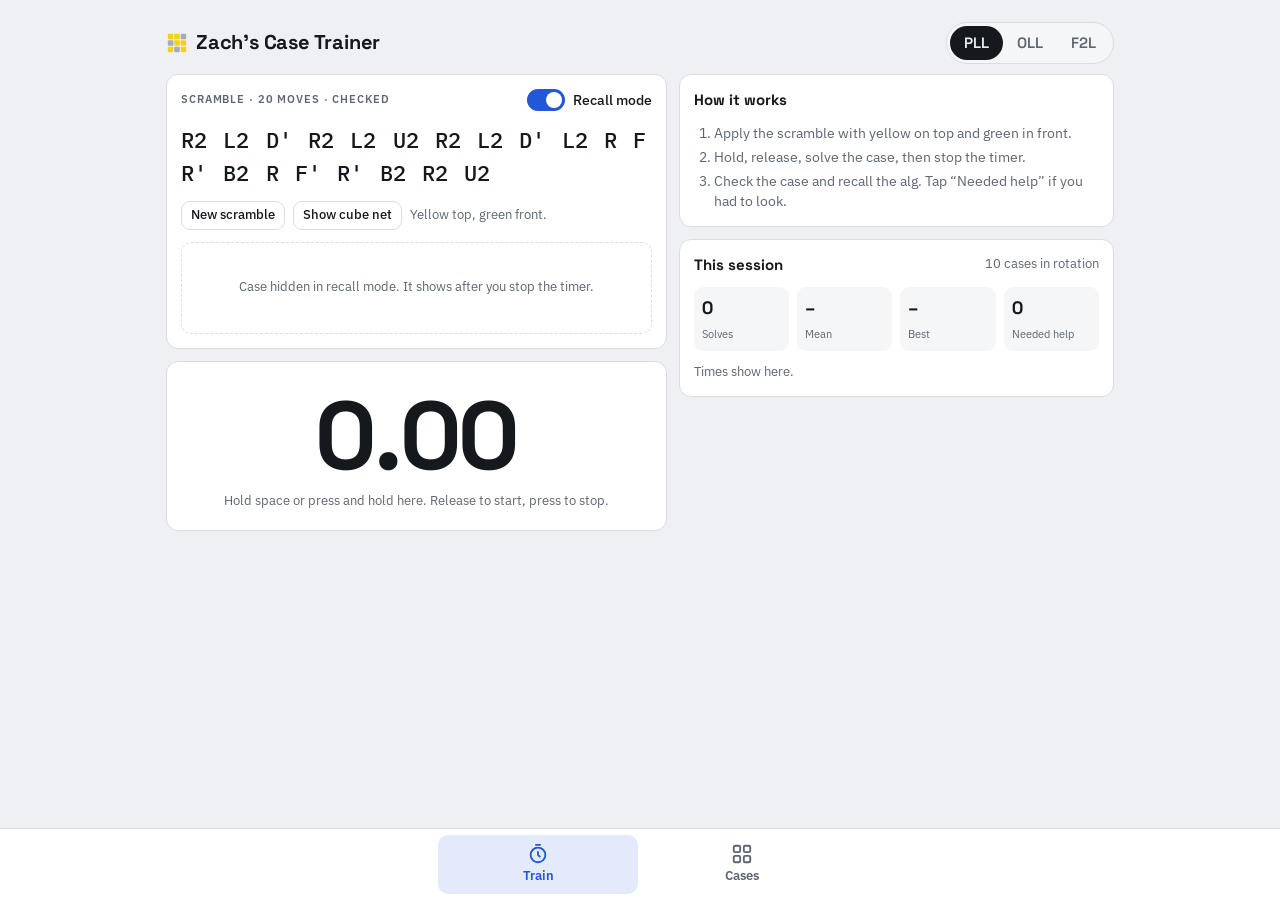
<file: case-trainer/case-trainer/index.html>
<!doctype html>
<html lang="en">
<head>
<meta charset="utf-8">
<meta name="viewport" content="width=device-width, initial-scale=1, viewport-fit=cover">
<style>:root{padding-top:env(safe-area-inset-top,0px);padding-bottom:env(safe-area-inset-bottom,0px)}body{margin:0}img{max-width:100%}[hidden]{display:none!important}</style>
<title>Zach’s Case Trainer</title>
<meta name="claude:viewport-fit-sides" content="cover">
<link rel="preconnect" href="https://fonts.googleapis.com">
<link rel="stylesheet" href="https://fonts.googleapis.com/css2?family=Space+Grotesk:wght@500;600;700&family=IBM+Plex+Sans:wght@400;500;600&family=IBM+Plex+Mono:wght@400;500&display=swap">
<style>
/* Layout: one column app shell, mode switch on top, three views (Train / Cases / Plan), bottom tab bar. */
:root {
  --bg: #eef0f3; --surface: #ffffff; --surface-2: #f5f6f8; --line: #d9dde3; --fg: #15181d; --muted: #5d6573;
  --accent: #2456d8; --accent-ink: #ffffff; --accent-soft: #e3eafc;
  --good: #1f8a4c; --good-soft: #dff3e6; --warn: #b26a00; --warn-soft: #fbefd9; --bad: #c42b3a; --bad-soft: #fbe3e5;
  --gray-sticker: #a6acb6; --sticker-line: #1d2026; --cube-body: #1d2026;
  --sU: #f6d20e; --sF: #1aa35a; --sR: #ff8a1f; --sB: #2563eb; --sL: #d7263d; --sD: #fbfbfb;
  --f-display: "Space Grotesk", "Segoe UI", system-ui, sans-serif;
  --f-body: "IBM Plex Sans", "Segoe UI", system-ui, sans-serif;
  --f-mono: "IBM Plex Mono", ui-monospace, "SFMono-Regular", Menlo, monospace;
  --r: 12px;
}
@media (prefers-color-scheme: dark) { :root:not([data-theme="light"]) {
  --bg: #0f1216; --surface: #181c22; --surface-2: #1f242c; --line: #2c333d; --fg: #e8ebf0; --muted: #9aa3b2;
  --accent: #7ea2ff; --accent-ink: #0d1530; --accent-soft: #1d2747;
  --good: #4fcf86; --good-soft: #15301f; --warn: #f0b04a; --warn-soft: #33270f; --bad: #ff7a86; --bad-soft: #3a1a1e;
  --gray-sticker: #4a515c; --sticker-line: #0b0d10; --cube-body: #0b0d10; color-scheme: dark; } }
:root[data-theme="dark"] {
  --bg: #0f1216; --surface: #181c22; --surface-2: #1f242c; --line: #2c333d; --fg: #e8ebf0; --muted: #9aa3b2;
  --accent: #7ea2ff; --accent-ink: #0d1530; --accent-soft: #1d2747;
  --good: #4fcf86; --good-soft: #15301f; --warn: #f0b04a; --warn-soft: #33270f; --bad: #ff7a86; --bad-soft: #3a1a1e;
  --gray-sticker: #4a515c; --sticker-line: #0b0d10; --cube-body: #0b0d10; color-scheme: dark; }
* { box-sizing: border-box; }
html, body { height: 100%; }
body { background: var(--bg); color: var(--fg); font-family: var(--f-body); font-size: 15px; line-height: 1.45; -webkit-tap-highlight-color: transparent; }
body::before { content: ""; position: fixed; inset: 0 0 auto; height: env(safe-area-inset-top, 0px); z-index: 10; background: var(--bg); }
button { font: inherit; color: inherit; }
:focus-visible { outline: 2px solid var(--accent); outline-offset: 2px; }
.shell { max-width: 980px; margin: 0 auto; padding-left: max(16px, env(safe-area-inset-left, 0px)); padding-right: max(16px, env(safe-area-inset-right, 0px)); padding-block: 12px 96px; }
header.top { position: sticky; top: env(safe-area-inset-top, 0px); z-index: 5; background: var(--bg); padding-block: 10px; display: flex; align-items: center; gap: 12px; flex-wrap: wrap; }
.brand { font-family: var(--f-display); font-weight: 700; font-size: 20px; letter-spacing: -0.01em; display: flex; align-items: center; gap: 8px; margin-right: auto; }
.brand svg { width: 22px; height: 22px; }
.seg { display: inline-flex; background: var(--surface-2); border: 1px solid var(--line); border-radius: 999px; padding: 3px; }
.seg button { border: 0; background: transparent; padding: 6px 14px; border-radius: 999px; font-weight: 600; font-family: var(--f-display); cursor: pointer; color: var(--muted); }
.seg button[aria-pressed="true"] { background: var(--fg); color: var(--bg); }
nav.tabs { position: fixed; left: 0; right: 0; bottom: 0; z-index: 6; background: var(--surface); border-top: 1px solid var(--line); display: flex; justify-content: center; gap: 4px; padding: 6px max(16px, env(safe-area-inset-right, 0px)) calc(6px + env(safe-area-inset-bottom, 0px)) max(16px, env(safe-area-inset-left, 0px)); }
nav.tabs button { flex: 1; max-width: 200px; border: 0; background: transparent; padding: 8px 6px; border-radius: 10px; font-weight: 600; color: var(--muted); cursor: pointer; display: flex; flex-direction: column; align-items: center; gap: 2px; font-size: 13px; }
nav.tabs button svg { width: 22px; height: 22px; }
nav.tabs button[aria-pressed="true"] { color: var(--accent); background: var(--accent-soft); }
h2 { font-family: var(--f-display); font-size: 18px; margin: 0; letter-spacing: -0.01em; text-wrap: balance; }
h3 { font-family: var(--f-display); font-size: 15px; margin: 0; }
.label { font-size: 11px; letter-spacing: 0.08em; text-transform: uppercase; color: var(--muted); font-weight: 600; }
.muted { color: var(--muted); }
.card { background: var(--surface); border: 1px solid var(--line); border-radius: var(--r); padding: 14px; min-width: 0; }
.stack { display: flex; flex-direction: column; gap: 12px; }
.row { display: flex; align-items: center; gap: 8px; flex-wrap: wrap; }
.btn { border: 1px solid var(--line); background: var(--surface); padding: 7px 12px; border-radius: 9px; cursor: pointer; font-weight: 500; font-size: 14px; }
.btn:hover { border-color: var(--muted); }
.btn:disabled { opacity: .45; cursor: not-allowed; }
.btn.primary { background: var(--accent); border-color: var(--accent); color: var(--accent-ink); font-weight: 600; }
.btn.small { padding: 4px 9px; font-size: 13px; }
.btn.danger { color: var(--bad); }
.btn[aria-pressed="true"] { background: var(--accent-soft); border-color: var(--accent); color: var(--accent); }
.alg { font-family: var(--f-mono); font-size: 13px; overflow-wrap: anywhere; }
.pill { display: inline-flex; align-items: center; font-size: 11px; font-weight: 600; padding: 2px 8px; border-radius: 999px; letter-spacing: 0.02em; white-space: nowrap; }
.st-new { background: var(--surface-2); color: var(--muted); border: 1px solid var(--line); }
.st-learning { background: var(--warn-soft); color: var(--warn); }
.st-practicing { background: var(--accent-soft); color: var(--accent); }
.st-known { background: var(--good-soft); color: var(--good); }
.num { font-variant-numeric: tabular-nums; }
[hidden] { display: none !important; }

/* Train */
.train { display: grid; grid-template-columns: 1fr; gap: 12px; }
@media (min-width: 820px) { .train { grid-template-columns: 1.15fr 1fr; align-items: start; } }
.scramble { font-family: var(--f-mono); font-size: clamp(17px, 4.6vw, 22px); line-height: 1.5; word-spacing: 0.15em; font-weight: 500; overflow-wrap: anywhere; }
.timerpad { user-select: none; -webkit-user-select: none; touch-action: none; cursor: pointer; text-align: center; padding: 26px 12px 20px; border-radius: var(--r); border: 1px solid var(--line); background: var(--surface); }
.timerpad .time { font-family: var(--f-display); font-weight: 700; font-size: clamp(56px, 17vw, 96px); line-height: 1; font-variant-numeric: tabular-nums; letter-spacing: -0.02em; }
.timerpad.holding .time { color: var(--bad); }
.timerpad.ready .time { color: var(--good); }
.timerpad.running { background: var(--surface-2); }
.timerpad .hint { margin-top: 8px; color: var(--muted); font-size: 13px; }
.caseinfo { display: flex; gap: 12px; align-items: center; min-width: 0; }
.caseinfo svg.dia { width: 92px; height: 92px; flex: none; }
.caseinfo > div { min-width: 0; }
.veil { display: flex; align-items: center; justify-content: center; height: 92px; border: 1px dashed var(--line); border-radius: 10px; color: var(--muted); font-size: 13px; text-align: center; padding: 8px; }
.switch { display: inline-flex; align-items: center; gap: 8px; cursor: pointer; font-size: 14px; font-weight: 500; }
.switch input { appearance: none; width: 38px; height: 22px; border-radius: 999px; background: var(--line); position: relative; cursor: pointer; margin: 0; transition: background .15s; }
.switch input::after { content: ""; position: absolute; top: 3px; left: 3px; width: 16px; height: 16px; border-radius: 50%; background: var(--surface); transition: transform .15s; }
.switch input:checked { background: var(--accent); }
.switch input:checked::after { transform: translateX(16px); }
.net { width: 100%; max-width: 330px; display: block; margin: 0 auto; }
.result { display: grid; gap: 10px; }
.statgrid { display: grid; grid-template-columns: repeat(4, minmax(0, 1fr)); gap: 8px; }
.stat { background: var(--surface-2); border-radius: 9px; padding: 8px; }
.stat b { display: block; font-family: var(--f-display); font-size: 18px; font-variant-numeric: tabular-nums; }
.stat span { font-size: 11px; color: var(--muted); }
.banner { display: flex; align-items: center; gap: 10px; flex-wrap: wrap; background: var(--accent-soft); color: var(--fg); border-radius: var(--r); padding: 10px 14px; }
.banner .t { font-family: var(--f-display); font-weight: 700; font-variant-numeric: tabular-nums; color: var(--accent); }
.history { display: flex; flex-wrap: wrap; gap: 6px; }
.history span { font-variant-numeric: tabular-nums; font-size: 13px; background: var(--surface-2); padding: 2px 7px; border-radius: 6px; }
.history span.f { color: var(--bad); text-decoration: line-through; }

/* Cases */
.filters { display: flex; flex-wrap: wrap; gap: 6px; }
.grid { display: grid; grid-template-columns: repeat(auto-fill, minmax(150px, 1fr)); gap: 10px; }
@media (max-width: 420px) { .grid { grid-template-columns: repeat(2, minmax(0, 1fr)); } }
.case { position: relative; background: var(--surface); border: 1.5px solid var(--line); border-radius: var(--r); padding: 10px; cursor: pointer; display: flex; flex-direction: column; gap: 6px; min-width: 0; text-align: left; }
.case.on { border-color: var(--accent); box-shadow: 0 0 0 1px var(--accent) inset; }
.case:not(.on) svg.dia { opacity: .55; }
.case svg.dia { width: 100%; max-width: 120px; aspect-ratio: 1; margin: 0 auto; display: block; }
.case .nm { font-family: var(--f-display); font-weight: 600; font-size: 14px; display: flex; justify-content: space-between; gap: 6px; align-items: baseline; }
.case .alg { font-size: 11.5px; color: var(--muted); line-height: 1.35; }
.case .meta { display: flex; justify-content: space-between; align-items: center; gap: 6px; }
.case .check { position: absolute; top: 8px; left: 8px; width: 20px; height: 20px; border-radius: 50%; border: 1.5px solid var(--line); background: var(--surface); display: grid; place-items: center; }
.case.on .check { background: var(--accent); border-color: var(--accent); }
.case.on .check::after { content: ""; width: 9px; height: 5px; border-left: 2px solid var(--accent-ink); border-bottom: 2px solid var(--accent-ink); transform: rotate(-45deg) translate(1px, -1px); }
.case .edit { border: 1px solid var(--line); background: var(--surface-2); border-radius: 7px; padding: 2px 8px; font-size: 12px; cursor: pointer; }
.groupttl { font-family: var(--f-display); font-weight: 600; margin: 8px 0 -2px; color: var(--muted); font-size: 13px; letter-spacing: 0.04em; text-transform: uppercase; }

/* Plan */
.bars { display: grid; gap: 10px; }
.bar { height: 10px; border-radius: 999px; background: var(--surface-2); overflow: hidden; display: flex; border: 1px solid var(--line); }
.bar i { display: block; height: 100%; }
.bar .k { background: var(--good); } .bar .p { background: var(--accent); } .bar .l { background: var(--warn); }
.legend { display: flex; gap: 12px; flex-wrap: wrap; font-size: 12px; color: var(--muted); }
.legend i { display: inline-block; width: 9px; height: 9px; border-radius: 2px; margin-right: 4px; vertical-align: 0; }
.blocks { display: grid; grid-template-columns: repeat(3, minmax(0, 1fr)); gap: 8px; }
@media (max-width: 560px) { .blocks { grid-template-columns: 1fr; } }
.block { border: 1px solid var(--line); border-radius: 10px; padding: 10px; display: flex; flex-direction: column; gap: 6px; background: var(--surface-2); }
.block .mins { font-family: var(--f-display); font-weight: 700; font-size: 22px; }
.chips { display: flex; flex-wrap: wrap; gap: 6px; }
.chip { display: inline-flex; gap: 6px; align-items: center; border: 1px solid var(--line); border-radius: 8px; padding: 4px 8px; font-size: 13px; background: var(--surface); cursor: pointer; }
.chip small { color: var(--muted); font-variant-numeric: tabular-nums; }
ol.steps { margin: 0; padding-left: 20px; display: grid; gap: 4px; }
textarea, input[type="text"] { width: 100%; font-family: var(--f-mono); font-size: 14px; background: var(--surface-2); color: var(--fg); border: 1px solid var(--line); border-radius: 9px; padding: 9px; }

/* Sheet */
.sheet-bg { position: fixed; inset: 0; background: rgba(8, 10, 14, .45); z-index: 20; display: flex; align-items: flex-end; justify-content: center; }
@media (min-width: 640px) { .sheet-bg { align-items: center; } }
.sheet { background: var(--surface); width: 100%; max-width: 560px; max-height: 92vh; overflow: auto; border-radius: 16px 16px 0 0; padding: 18px max(16px, env(safe-area-inset-right, 0px)) calc(18px + env(safe-area-inset-bottom, 0px)) max(16px, env(safe-area-inset-left, 0px)); display: flex; flex-direction: column; gap: 12px; }
@media (min-width: 640px) { .sheet { border-radius: 16px; } }
.toast { position: fixed; left: 50%; bottom: calc(84px + env(safe-area-inset-bottom, 0px)); transform: translateX(-50%); background: var(--fg); color: var(--bg); padding: 10px 16px; border-radius: 10px; z-index: 30; font-weight: 500; font-size: 14px; max-width: calc(100% - 32px); }
.note { font-size: 13px; padding: 8px 10px; border-radius: 8px; }
.note.ok { background: var(--good-soft); color: var(--good); } .note.err { background: var(--bad-soft); color: var(--bad); }
svg .sU { fill: var(--sU); } svg .sF { fill: var(--sF); } svg .sR { fill: var(--sR); } svg .sB { fill: var(--sB); } svg .sL { fill: var(--sL); } svg .sD { fill: var(--sD); } svg .sX { fill: var(--gray-sticker); }
svg .body { fill: var(--cube-body); } svg .edge { stroke: var(--cube-body); stroke-width: .06; }
svg .arw { stroke: #15181d; stroke-width: .12; stroke-linecap: round; fill: none; } svg .arwh { fill: #15181d; }
@media (prefers-reduced-motion: reduce) { * { transition: none !important; } }
</style>
</head>
<body>

<div class="shell">
  <header class="top">
    <div class="brand"><svg viewBox="0 0 24 24" aria-hidden="true"><rect x="2" y="2" width="6" height="6" rx="1.2" fill="var(--sU)"/><rect x="9" y="2" width="6" height="6" rx="1.2" fill="var(--sU)"/><rect x="16" y="2" width="6" height="6" rx="1.2" fill="var(--gray-sticker)"/><rect x="2" y="9" width="6" height="6" rx="1.2" fill="var(--gray-sticker)"/><rect x="9" y="9" width="6" height="6" rx="1.2" fill="var(--sU)"/><rect x="16" y="9" width="6" height="6" rx="1.2" fill="var(--sU)"/><rect x="2" y="16" width="6" height="6" rx="1.2" fill="var(--sU)"/><rect x="9" y="16" width="6" height="6" rx="1.2" fill="var(--gray-sticker)"/><rect x="16" y="16" width="6" height="6" rx="1.2" fill="var(--sU)"/></svg>Zach’s Case Trainer</div>
    <div class="seg" role="group" aria-label="Algorithm set" id="modeSeg">
      <button data-mode="pll">PLL</button><button data-mode="oll">OLL</button><button data-mode="f2l">F2L</button>
    </div>
  </header>
  <main id="view"></main>
</div>
<nav class="tabs" id="tabs">
  <button data-tab="train"><svg viewBox="0 0 24 24" fill="none" stroke="currentColor" stroke-width="2" aria-hidden="true"><circle cx="12" cy="13" r="8"/><path d="M12 9v4l2.5 2.5M9 2h6"/></svg>Train</button>
  <button data-tab="cases"><svg viewBox="0 0 24 24" fill="none" stroke="currentColor" stroke-width="2" aria-hidden="true"><rect x="3" y="3" width="7" height="7" rx="1.5"/><rect x="14" y="3" width="7" height="7" rx="1.5"/><rect x="3" y="14" width="7" height="7" rx="1.5"/><rect x="14" y="14" width="7" height="7" rx="1.5"/></svg>Cases</button>
</nav>
<div id="sheet"></div>
<div id="toast" class="toast" hidden></div>

<script>
/* Cube simulator core: facelet model built from 3D sticker coordinates. */
const Cube = (() => {
  const FACES = 'URFDLB';
  // face -> (row,col) -> [pos, normal]
  function faceSticker(f, r, c) {
    const a = -1 + c, b = 1 - r;
    switch (f) {
      case 'U': return [[-1 + c, 1, -1 + r], [0, 1, 0]];
      case 'D': return [[-1 + c, -1, 1 - r], [0, -1, 0]];
      case 'F': return [[a, b, 1], [0, 0, 1]];
      case 'B': return [[1 - c, b, -1], [0, 0, -1]];
      case 'R': return [[1, b, 1 - c], [1, 0, 0]];
      case 'L': return [[-1, b, -1 + c], [-1, 0, 0]];
    }
  }
  const ST = [];
  for (const f of FACES) for (let r = 0; r < 3; r++) for (let c = 0; c < 3; c++) {
    const [p, n] = faceSticker(f, r, c); ST.push({ f, r, c, p, n });
  }
  const key = (p, n) => p.join(',') + '|' + n.join(',');
  const IDX = new Map(ST.map((s, i) => [key(s.p, s.n), i]));
  const idx = (f, r, c) => FACES.indexOf(f) * 9 + r * 3 + c;

  // rotate vector clockwise (seen from +axis) by one quarter
  function rotCW(v, ax) {
    const [x, y, z] = v;
    if (ax === 'x') return [x, z, -y];
    if (ax === 'y') return [-z, y, x];
    return [y, -x, z];
  }
  function rotCCW(v, ax) { return rotCW(rotCW(rotCW(v, ax), ax), ax); }
  // move defs: [axis, sign(+1 cw about +axis), layer predicate on coord]
  const AX = { x: 0, y: 1, z: 2 };
  const DEF = {
    U: ['y', 1, v => v === 1], D: ['y', -1, v => v === -1], R: ['x', 1, v => v === 1], L: ['x', -1, v => v === -1],
    F: ['z', 1, v => v === 1], B: ['z', -1, v => v === -1],
    u: ['y', 1, v => v >= 0], d: ['y', -1, v => v <= 0], r: ['x', 1, v => v >= 0], l: ['x', -1, v => v <= 0],
    f: ['z', 1, v => v >= 0], b: ['z', -1, v => v <= 0],
    M: ['x', -1, v => v === 0], E: ['y', -1, v => v === 0], S: ['z', 1, v => v === 0],
    x: ['x', 1, () => true], y: ['y', 1, () => true], z: ['z', 1, () => true],
  };
  const PERM = {};
  for (const m in DEF) {
    const [ax, sg, pred] = DEF[m];
    const perm = new Array(54); // perm[i] = destination of sticker i
    ST.forEach((s, i) => {
      if (!pred(s.p[AX[ax]])) { perm[i] = i; return; }
      const fn = sg > 0 ? rotCW : rotCCW;
      perm[i] = IDX.get(key(fn(s.p, ax), fn(s.n, ax)));
    });
    PERM[m] = perm;
  }
  function solved() { const a = []; for (const f of FACES) for (let i = 0; i < 9; i++) a.push(f); return a; }
  function applyMove(st, m, times) {
    const p = PERM[m];
    for (let t = 0; t < times; t++) { const n = new Array(54); for (let i = 0; i < 54; i++) n[p[i]] = st[i]; st = n; }
    return st;
  }
  // parse: returns [{m, n}] n in 1..3 (quarter turns cw)
  function parse(alg) {
    const out = [];
    const s = alg.replace(/[()\[\]]/g, ' ').replace(/’/g, "'");
    const re = /([URFDLBurfdlbMESxyz])(w?)(\d*)('?)/g;
    let mm;
    const cleaned = s.replace(/\s+/g, ' ').trim();
    // validate tokens
    for (const tok of cleaned.split(' ')) { if (tok && !/^([URFDLBurfdlbMESxyz])w?\d*'?$/.test(tok)) throw new Error('Unknown move "' + tok + '"'); }
    while ((mm = re.exec(cleaned))) {
      let m = mm[1]; if (mm[2]) m = m.toLowerCase();
      let n = mm[3] ? parseInt(mm[3], 10) : 1; if (mm[4]) n = -n;
      n = ((n % 4) + 4) % 4; if (n) out.push({ m, n });
    }
    return out;
  }
  function apply(st, alg) {
    const mv = typeof alg === 'string' ? parse(alg) : alg;
    for (const { m, n } of mv) st = applyMove(st, m, n);
    return st;
  }
  const fmt = mv => mv.map(({ m, n }) => m + (n === 2 ? '2' : n === 3 ? "'" : '')).join(' ');
  const invert = mv => mv.slice().reverse().map(({ m, n }) => ({ m, n: (4 - n) % 4 }));
  const invertStr = a => fmt(invert(parse(a)));

  // center-relative: recolor each sticker by which face's center has that color, so whole-cube rotation is normalized
  const ROTS = (() => { // 24 rotation sequences
    const seqs = []; const seen = new Set();
    const pre = ['', 'x', 'x2', "x'", 'z', "z'"];
    for (const a of pre) for (const b of ['', 'y', 'y2', "y'"]) {
      const s = (a + ' ' + b).trim(); const k = apply(solved(), s).join('');
      if (!seen.has(k)) { seen.add(k); seqs.push(s); }
    }
    return seqs;
  })();
  function reorient(st) { // rotate whole cube so centers are home (U on U, F on F)
    for (const r of ROTS) { const t = apply(st, r); if (t[4] === 'U' && t[22] === 'F') return t; }
    throw new Error('reorient failed');
  }
  function canon(st) { // recolor relative to centers (no rotation needed)
    const map = {}; for (let f = 0; f < 6; f++) map[st[f * 9 + 4]] = FACES[f];
    return st.map(c => map[c]);
  }

  // pieces
  const PIECES = []; // {stickers:[idx], home:'UFR' ...}
  (() => {
    const byPos = new Map();
    ST.forEach((s, i) => { const k = s.p.join(','); if (!byPos.has(k)) byPos.set(k, []); byPos.get(k).push(i); });
    for (const [k, arr] of byPos) if (arr.length > 1) PIECES.push({ pos: k.split(',').map(Number), stickers: arr, name: arr.map(i => ST[i].f).sort((a, b) => FACES.indexOf(a) - FACES.indexOf(b)).join('') });
  })();
  const pieceAt = name => PIECES.find(p => p.name === name);
  // locate a piece (by home colors) in state st (canonical colors)
  function locate(st, name) {
    const set = name.split('').sort().join('');
    for (const p of PIECES) {
      const cols = p.stickers.map(i => st[i]);
      if (cols.slice().sort().join('') === set) {
        // orientation: index of U/D color sticker or for edges compare
        return { at: p.name, stickers: p.stickers, cols };
      }
    }
  }
  const pieceSolved = (st, p) => p.stickers.every(i => st[i] === ST[i].f);
  const UL = PIECES.filter(p => p.pos[1] === 1);
  const isU = p => p.pos[1] === 1;
  // regions
  const CROSS = ['DF', 'DR', 'DB', 'DL'].map(n => PIECES.find(p => p.name === n.split('').sort((a, b) => FACES.indexOf(a) - FACES.indexOf(b)).join('')));
  const pn = s => s.split('').sort((a, b) => FACES.indexOf(a) - FACES.indexOf(b)).join('');
  const SLOTS = { FR: [pn('DFR'), pn('FR')], FL: [pn('DFL'), pn('FL')], BR: [pn('DBR'), pn('BR')], BL: [pn('DBL'), pn('BL')] };
  const slotSolved = (st, s) => SLOTS[s].every(n => pieceSolved(st, pieceAt(n)));
  const crossSolved = st => CROSS.every(p => pieceSolved(st, p));
  const f2lSolved = st => PIECES.filter(p => !isU(p)).every(p => pieceSolved(st, p)) && [1, 2, 3, 5].every(f => st[f * 9 + 4] === FACES[f]);
  const allSolved = st => st.every((c, i) => c === ST[i].f);
  const ollSolved = st => f2lSolved(st) && [0, 1, 2, 3, 4, 5, 6, 7, 8].every(i => st[i] === 'U');
  const after = (st, a) => canon(apply(st, a));
  const AUF = ['', 'U', 'U2', "U'"];

  // simplify a face-turn-only sequence (merge same face, allow passing opposite face)
  const OPP = { U: 'D', D: 'U', R: 'L', L: 'R', F: 'B', B: 'F' };
  function simplify(mv) {
    const out = [];
    for (const x of mv) {
      let merged = false;
      for (let j = out.length - 1; j >= 0 && j >= out.length - 2; j--) {
        if (out[j].m === x.m) {
          // ensure anything between is opposite face
          if (j === out.length - 2 && out[j + 1].m !== OPP[x.m]) break;
          const n = (out[j].n + x.n) % 4;
          if (n) out[j] = { m: x.m, n }; else out.splice(j, 1);
          merged = true; break;
        }
        if (out[j].m !== OPP[x.m]) break;
      }
      if (!merged) out.push({ ...x });
    }
    // repeat until stable
    return out.length < mv.length ? simplify(out) : out;
  }
  // convert any sequence (wide, slice, rotations) to outer face turns in a fixed frame
  const DECOMP = { r: [['L', 1], ['x', 1]], l: [['R', 1], ['x', 3]], u: [['D', 1], ['y', 1]], d: [['U', 1], ['y', 3]], f: [['B', 1], ['z', 1]], b: [['F', 1], ['z', 3]],
    M: [['R', 1], ['L', 3], ['x', 3]], E: [['U', 1], ['D', 3], ['y', 3]], S: [['F', 3], ['B', 1], ['z', 1]] };
  function toFaceTurns(alg) {
    const mv = typeof alg === 'string' ? parse(alg) : alg;
    let frame = solved(); const out = [];
    const phys = L => frame[FACES.indexOf(L) * 9 + 4];
    for (const { m, n } of mv) for (let t = 0; t < n; t++) {
      const parts = DECOMP[m] || [[m, 1]];
      for (const [pm, pc] of parts) {
        if ('xyz'.includes(pm)) frame = applyMove(frame, pm, pc);
        else out.push({ m: phys(pm), n: pc });
      }
    }
    return simplify(out);
  }
  return { FACES, ST, idx, solved, parse, apply, fmt, invert, invertStr, reorient, canon, PIECES, pieceAt, locate, pieceSolved, SLOTS, slotSolved, crossSolved, f2lSolved, allSolved, ollSolved, after, AUF, simplify, toFaceTurns, isU, pn };
})();
// export = Cube;

/* Algorithm library. Cases are defined by their main algorithm; the simulator derives each case's picture from it. */
const ALGS = (() => {
  const OLL_GROUPS = {
    OCLL: [21, 22, 23, 24, 25, 26, 27], T: [33, 45], P: [31, 32, 43, 44], W: [36, 38], L: [47, 48, 49, 50, 53, 54],
    C: [34, 46], Line: [51, 52, 55, 56], Dot: [1, 2, 3, 4, 17, 18, 19, 20], Square: [5, 6], 'Small lightning': [7, 8, 11, 12],
    'Big lightning': [39, 40], Fish: [9, 10, 35, 37], Knight: [13, 14, 15, 16], Awkward: [29, 30, 41, 42], 'Edges only': [28, 57],
  };
  const OLL_ALGS = {
    1: "R U2 R2 F R F' U2 R' F R F'", 2: "F R U R' U' F' f R U R' U' f'", 3: "f R U R' U' f' U' F R U R' U' F'",
    4: "f R U R' U' f' U F R U R' U' F'", 5: "r' U2 R U R' U r", 6: "r U2 R' U' R U' r'", 7: "r U R' U R U2 r'",
    8: "l' U' L U' L' U2 l", 9: "R U R' U' R' F R2 U R' U' F'", 10: "R U R' U R' F R F' R U2 R'",
    11: "r U R' U R' F R F' R U2 r'", 12: "M' R' U' R U' R' U2 R U' R r'", 13: "F U R U' R2 F' R U R U' R'",
    14: "R' F R U R' F' R F U' F'", 15: "r' U' r R' U' R U r' U r", 16: "r U r' R U R' U' r U' r'",
    17: "R U R' U R' F R F' U2 R' F R F'", 18: "r U R' U R U2 r2 U' R U' R' U2 r", 19: "M U R U R' U' M' R' F R F'",
    20: "r U R' U' M2 U R U' R' U' M'", 21: "R U2 R' U' R U R' U' R U' R'", 22: "R U2 R2 U' R2 U' R2 U2 R",
    23: "R2 D' R U2 R' D R U2 R", 24: "r U R' U' r' F R F'", 25: "F' r U R' U' r' F R", 26: "R U2 R' U' R U' R'",
    27: "R U R' U R U2 R'", 28: "r U R' U' r' R U R U' R'", 29: "R U R' U' R U' R' F' U' F R U R'",
    30: "F R' F R2 U' R' U' R U R' F2", 31: "R' U' F U R U' R' F' R", 32: "L U F' U' L' U L F L'",
    33: "R U R' U' R' F R F'", 34: "R U R2 U' R' F R U R U' F'", 35: "R U2 R2 F R F' R U2 R'",
    36: "L' U' L U' L' U L U L F' L' F", 37: "F R' F' R U R U' R'", 38: "R U R' U R U' R' U' R' F R F'",
    39: "L F' L' U' L U F U' L'", 40: "R' F R U R' U' F' U R", 41: "R U R' U R U2 R' F R U R' U' F'",
    42: "R' U' R U' R' U2 R F R U R' U' F'", 43: "F' U' L' U L F", 44: "F U R U' R' F'", 45: "F R U R' U' F'",
    46: "R' U' R' F R F' U R", 47: "R' U' R' F R F' R' F R F' U R", 48: "F R U R' U' R U R' U' F'",
    49: "r U' r2 U r2 U r2 U' r", 50: "r' U r2 U' r2 U' r2 U r'", 51: "F U R U' R' U R U' R' F'",
    52: "R U R' U R U' B U' B' R'", 53: "l' U2 L U L' U' L U L' U l", 54: "r U2 R' U' R U R' U' R U' r'",
    55: "R' F R U R U' R2 F' R2 U' R' U R U R'", 56: "r' U' r U' R' U R U' R' U R r' U r", 57: "R U R' U' M' U R U' r'",
  };
  const OCLL_NAMES = { 21: 'H', 22: 'Pi', 23: 'Headlights', 24: 'Chameleon', 25: 'Bowtie', 26: 'Antisune', 27: 'Sune' };
  const OLL = [];
  for (const [g, ids] of Object.entries(OLL_GROUPS)) for (const n of ids)
    OLL.push({ id: 'oll' + n, num: n, name: 'OLL ' + n + (OCLL_NAMES[n] ? ' · ' + OCLL_NAMES[n] : ''), group: g, alg: OLL_ALGS[n] });
  OLL.sort((a, b) => a.num - b.num);

  const PLL = [
    ['H', 'Edges only', 'M2 U M2 U2 M2 U M2'],
    ['Ua', 'Edges only', "M2 U M U2 M' U M2"],
    ['Ub', 'Edges only', "M2 U' M U2 M' U' M2"],
    ['Z', 'Edges only', "M2 U M2 U M' U2 M2 U2 M' U2"],
    ['Aa', 'Corners only', "x R' U R' D2 R U' R' D2 R2 x'"],
    ['Ab', 'Corners only', "x R2 D2 R U R' D2 R U' R x'"],
    ['E', 'Corners only', "x' R U' R' D R U R' D' R U R' D R U' R' D' x"],
    ['T', 'Adjacent swap', "R U R' U' R' F R2 U' R' U' R U R' F'"],
    ['F', 'Adjacent swap', "R' U' F' R U R' U' R' F R2 U' R' U' R U R' U R"],
    ['Ja', 'Adjacent swap', "x R2 F R F' R U2 r' U r U2 x'"],
    ['Jb', 'Adjacent swap', "R U R' F' R U R' U' R' F R2 U' R' U'"],
    ['Ra', 'Adjacent swap', "R U' R' U' R U R D R' U' R D' R' U2 R' U'"],
    ['Rb', 'Adjacent swap', "R2 F R U R U' R' F' R U2 R' U2 R U"],
    ['Y', 'Diagonal swap', "F R U' R' U' R U R' F' R U R' U' R' F R F'"],
    ['V', 'Diagonal swap', "R' U R' U' y R' F' R2 U' R' U R' F R F"],
    ['Na', 'Diagonal swap', "R U R' U R U R' F' R U R' U' R' F R2 U' R' U2 R U' R'"],
    ['Nb', 'Diagonal swap', "R' U R U' R' F' U' F R U R' F R' F' R U' R"],
    ['Ga', 'G perms', "R2 U R' U R' U' R U' R2 U' D R' U R D'"],
    ['Gb', 'G perms', "R' U' R U D' R2 U R' U R U' R U' R2 D"],
    ['Gc', 'G perms', "R2 U' R U' R U R' U R2 U D' R U' R' D"],
    ['Gd', 'G perms', "R U R' U' D R2 U' R U' R' U R' U R2 D'"],
  ].map(([n, g, a]) => ({ id: 'pll' + n, name: n + ' perm', short: n, group: g, alg: a }));

  // Advanced F2L. slot = slot being solved, free = slots that may be left unsolved (empty slot tricks).
  const F2L = [
    // Both pieces stuck in the slot
    ['f1', 'Corner solved, edge flipped', 'Stuck in slot', 'FR', [], "R2 U2 F R2 F' U2 R' U R'"],
    ['f2', 'Corner white right, edge solved', 'Stuck in slot', 'FR', [], "R U' R' U R U2 R' U R U' R'"],
    ['f3', 'Corner white front, edge solved', 'Stuck in slot', 'FR', [], "R U' R' U' R U R' U2 R U' R'"],
    ['f4', 'Corner white right, edge flipped', 'Stuck in slot', 'FR', [], "R U R' U' R U' R' U2 F' U' F"],
    ['f5', 'Corner white front, edge flipped', 'Stuck in slot', 'FR', [], "F' U' F U F' U F U2 R U R'"],
    // Corner in slot, edge in top layer
    ['f6', 'Corner solved, edge front', 'Corner in slot', 'FR', [], "U R U' R' U' F' U F"],
    ['f7', 'Corner solved, edge right', 'Corner in slot', 'FR', [], "U' F' U F U R U' R'"],
    ['f8', 'Corner white right, edge right', 'Corner in slot', 'FR', [], "R U R' U' R U R'"],
    ['f9', 'Corner white front, edge front', 'Corner in slot', 'FR', [], "F' U' F U F' U' F"],
    ['f10', 'Corner white front, edge right', 'Corner in slot', 'FR', [], "R U' R' U R U' R'"],
    ['f11', 'Corner white right, edge front', 'Corner in slot', 'FR', [], "F' U F U' F' U F"],
    // Edge in slot, corner in top layer
    ['f12', 'White up, edge solved', 'Edge in slot', 'FR', [], "U R U' R' U R U' R' U R U' R'"],
    ['f13', 'White up, edge flipped', 'Edge in slot', 'FR', [], "R U' R' F' U2 F"],
    ['f14', 'White front, edge solved', 'Edge in slot', 'FR', [], "R U R' U' R U' R' U R U' R'"],
    ['f15', 'White right, edge solved', 'Edge in slot', 'FR', [], "F' U' F U F' U F U' F' U F"],
    ['f16', 'White front, edge flipped', 'Edge in slot', 'FR', [], "R U R' U' F' U F"],
    ['f17', 'White right, edge flipped', 'Edge in slot', 'FR', [], "F' U' F U R U' R'"],
    // Pieces stuck in another slot (that slot's own pair is not solved yet)
    ['f18', 'Pair stuck in back slot', 'Wrong slot', 'FR', ['BR'], "R' U' R F' U2 F"],
    ['f19', 'Corner stuck in back slot', 'Wrong slot', 'FR', ['BR'], "R' U R U2 R U' R'"],
    ['f20', 'Edge stuck in back slot', 'Wrong slot', 'FR', ['BR'], "R U2 R2 U' R2 U R'"],
    ['f21', 'Pair stuck in left slot', 'Wrong slot', 'FR', ['FL'], "L' U2 L F' U F"],
    ['f22', 'Corner stuck in left slot', 'Wrong slot', 'FR', ['FL'], "L' U L R U' R'"],
    ['f23', 'Edge stuck in left slot', 'Wrong slot', 'FR', ['FL'], "L F2 L' F2"],
    // Using an empty slot
    ['f24', 'Empty back slot: white right, edge left', 'Empty slot', 'FR', ['BR'], "R' U R2 U R'"],
    ['f25', 'Empty back slot: split pair', 'Empty slot', 'FR', ['BR'], "R' U' R2 U' R'"],
    ['f26', 'Empty back slot: white right, edge front', 'Empty slot', 'FR', ['BR'], "R' U2 R2 U R'"],
    ['f27', 'Edge in left slot, corner in back', 'Wrong slot', 'FR', ['FL'], "L' U L R U R'"],
    // Back slots without rotating
    ['f29', 'Back right: easy insert', 'Back slots', 'BR', [], "R' U' R"],
    ['f30', 'Back right: easy insert (B)', 'Back slots', 'BR', [], "B U B'"],
    ['f31', 'Back right: split pair', 'Back slots', 'BR', [], "U R' U R U' R' U' R"],
    ['f32', 'Back right: white up', 'Back slots', 'BR', [], "R' U2 R U R' U' R"],
    ['f33', 'Back left: easy insert', 'Back slots', 'BL', [], "L U L'"],
    ['f34', 'Back left: easy insert (B)', 'Back slots', 'BL', [], "B' U' B"],
    ['f35', 'Back left: split pair', 'Back slots', 'BL', [], "U' L U' L' U L U L'"],
    ['f36', 'Back left: white up', 'Back slots', 'BL', [], "L U2 L' U' L U L'"],
  ].map(([id, name, group, slot, free, alg]) => ({ id, name, group, slot, free, alg }));
  return { OLL, PLL, F2L };
})();
// export = ALGS;

/* Scrambles and case checks built on the simulator. */
const Engine = ((C, A) => {
  const S = C.solved();
  const rnd = n => Math.floor(Math.random() * n);
  const pick = a => a[rnd(a.length)];
  const auf = () => pick(C.AUF);
  const inv = a => C.invertStr(a);
  const after = (st, a) => C.canon(C.apply(st, a));
  const home = seq => C.canon(C.reorient(C.apply(S, seq)));
  const REQ = c => ['FR', 'FL', 'BR', 'BL'].filter(s => s !== c.slot && !c.free.includes(s));
  const EXTRACT = { BR: ["R' U R", "R' U' R", "R' U2 R"], FL: ["L' U L", "L' U' L", "L' U2 L"], BL: ["L U L'", "L U' L'", "L U2 L'"], FR: ["R U R'", "R U' R'", "R U2 R'"] };

  // case state as the solver holds it before running the main alg
  function caseState(mode, c) {
    if (mode === 'f2l') return C.canon(C.apply(S, c.free.map(s => EXTRACT[s][0]).join(' ') + ' ' + inv(c.alg)));
    return C.canon(C.apply(S, inv(c.alg)));
  }
  // does alg solve this state's case (allowing an AUF before and after)?
  function solves(mode, c, st, alg) {
    for (const a of C.AUF) {
      let t;
      try { t = after(st, a + ' ' + alg); } catch (e) { return false; }
      if (mode === 'oll' && C.ollSolved(t)) return true;
      if (mode === 'pll' && C.AUF.some(b => C.allSolved(after(t, b)))) return true;
      if (mode === 'f2l' && C.crossSolved(t) && C.slotSolved(t, c.slot) && REQ(c).every(s => C.slotSolved(t, s))) return true;
    }
    return false;
  }
  function isCase(mode, c, st) {
    if (mode === 'f2l') { if (C.slotSolved(st, c.slot) || !C.crossSolved(st) || !REQ(c).every(s => C.slotSolved(st, s))) return false; }
    else if (!C.f2lSolved(st)) return false;
    if (mode === 'pll' && !C.ollSolved(st)) return false;
    return solves(mode, c, st, c.alg);
  }
  // two-look last layer solver using the library (OLL then PLL), returns move string
  function twoLook(st) {
    let o = null;
    if (C.ollSolved(st)) o = { s: '', t: st };
    else outer: for (const a of C.AUF) for (const c of A.OLL) {
      const t = after(st, a + ' ' + c.alg);
      if (C.ollSolved(t)) { o = { s: a + ' ' + c.alg, t }; break outer; }
    }
    if (!o) return null;
    for (const b of C.AUF) for (const p of [{ alg: '' }].concat(A.PLL)) {
      const t = after(o.t, b + ' ' + p.alg);
      for (const k of C.AUF) if (C.allSolved(after(t, k))) return (o.s + ' ' + b + ' ' + p.alg + ' ' + k).replace(/\s+/g, ' ').trim();
    }
    return null;
  }
  function scramble(mode, c) {
    let best = null;
    for (let attempt = 0; attempt < 12; attempt++) {
      let seq;
      if (mode === 'f2l') {
        const ll = inv(pick(A.OLL).alg) + ' ' + auf() + ' ' + inv(pick(A.PLL).alg) + ' ' + auf();
        seq = ll + ' ' + c.free.map(s => pick(EXTRACT[s])).join(' ') + ' ' + auf() + ' ' + inv(c.alg) + ' ' + auf();
      } else {
        const core = (mode === 'oll' ? inv(pick(A.PLL).alg) + ' ' + auf() + ' ' : auf() + ' ') + inv(c.alg) + ' ' + auf();
        // hide the case alg: random LL state R, then reach the target from R with different algs
        const R = inv(pick(Math.random() < 0.5 ? A.OLL : A.PLL).alg) + ' ' + auf();
        const Y = home(inv(R) + ' ' + core);
        const sol = twoLook(Y);
        seq = sol === null ? core : R + ' ' + inv(sol);
      }
      const mv = C.toFaceTurns(seq);
      const st = C.canon(C.apply(S, mv));
      if (isCase(mode, c, st) && (!best || mv.length < best.moves)) best = { text: C.fmt(mv), moves: mv.length, state: st, verified: true };
    }
    if (best) return best;
    const mv = C.toFaceTurns(auf() + ' ' + inv(c.alg));
    const st = C.canon(C.apply(S, mv));
    return { text: C.fmt(mv), moves: mv.length, state: st, verified: isCase(mode, c, st) };
  }
  return { caseState, solves, isCase, twoLook, scramble, EXTRACT };
});
// export = Engine;

/* ---------- App ---------- */
(() => {
const C = Cube, A = ALGS, E = Engine(C, A);
const $ = s => document.querySelector(s);
const esc = s => String(s).replace(/[&<>"]/g, c => ({ '&': '&amp;', '<': '&lt;', '>': '&gt;', '"': '&quot;' }[c]));
const fmtT = t => t == null ? '–' : (t < 60 ? t.toFixed(2) : Math.floor(t / 60) + ':' + (t % 60).toFixed(2).padStart(5, '0'));
const mean = a => a.length ? a.reduce((x, y) => x + y, 0) / a.length : null;

const F2L_GROUPS = ['Stuck in slot', 'Corner in slot', 'Edge in slot', 'Wrong slot', 'Empty slot', 'Back slots'];
A.F2L.sort((a, b) => F2L_GROUPS.indexOf(a.group) - F2L_GROUPS.indexOf(b.group));
const MODES = {
  pll: { label: 'PLL', list: A.PLL, target: 2.5, groups: ['Edges only', 'Corners only', 'Adjacent swap', 'Diagonal swap', 'G perms'] },
  oll: { label: 'OLL', list: A.OLL, target: 2.0, groups: ['OCLL', 'T', 'P', 'W', 'L', 'C', 'Line', 'Dot', 'Square', 'Small lightning', 'Big lightning', 'Fish', 'Knight', 'Awkward', 'Edges only'] },
  f2l: { label: 'F2L', list: A.F2L, target: 2.0, groups: F2L_GROUPS },
};
const BY = {}; for (const m in MODES) for (const c of MODES[m].list) { c.mode = m; BY[c.id] = c; }
const ORDER = {
  pll: ['T', 'Y', 'Ua', 'Ub', 'H', 'Z', 'Aa', 'Ab', 'Ja', 'Jb', 'F', 'Ra', 'Rb', 'V', 'E', 'Na', 'Nb', 'Ga', 'Gb', 'Gc', 'Gd'].map(s => 'pll' + s),
  oll: [21, 22, 23, 24, 25, 26, 27, 33, 45, 31, 32, 43, 44, 36, 38, 47, 48, 49, 50, 53, 54, 34, 46, 51, 52, 55, 56, 5, 6, 7, 8, 11, 12, 39, 40, 9, 10, 35, 37, 13, 14, 15, 16, 29, 30, 41, 42, 28, 57, 1, 2, 3, 4, 17, 18, 19, 20].map(n => 'oll' + n),
  f2l: A.F2L.map(c => c.id),
};
const STATUS = { new: 'Not started', learning: 'Learning', practicing: 'Practicing', known: 'Known' };

/* ---------- storage ---------- */
const KEY = 'caseDrill.v1';
function defaults() {
  return { mode: 'pll', tab: 'train', recall: true, showNet: false,
    sel: { pll: ORDER.pll.slice(0, 10), oll: MODES.oll.list.filter(c => c.group === 'OCLL').map(c => c.id), f2l: A.F2L.filter(c => c.group === 'Stuck in slot').map(c => c.id) },
    cases: {}, session: null, filter: {} };
}
let DB;
try { DB = Object.assign(defaults(), JSON.parse(localStorage.getItem(KEY) || 'null') || {}); } catch (e) { DB = defaults(); }
DB.session = null; if (DB.tab === 'plan') DB.tab = 'train';
function save() { try { localStorage.setItem(KEY, JSON.stringify(DB)); } catch (e) { } }
const cs = id => DB.cases[id] || (DB.cases[id] = { st: 'new', times: [] });
const algOf = c => (DB.cases[c.id] && DB.cases[c.id].alg) || c.alg;

/* ---------- stats ---------- */
function stats(id) {
  const t = cs(id).times, ok = t.filter(x => !x.f);
  const last12 = ok.slice(-12).map(x => x.t);
  const rec = t.filter(x => x.r).slice(-12);
  return { n: t.length, best: ok.length ? Math.min(...ok.map(x => x.t)) : null, avg: mean(last12), fails: t.filter(x => x.f).length,
    recentFails: t.slice(-8).filter(x => x.f).length, recallAvg: rec.length === 12 && !rec.some(x => x.f) ? mean(rec.map(x => x.t)) : null, recallN: rec.length };
}
function weight(c) {
  const s = stats(c.id), tgt = MODES[c.mode].target, st = cs(c.id).st;
  let w = 1;
  if (s.n < 5) w += 1.5;
  if (s.avg) w += Math.min(4, Math.max(0, s.avg / tgt - 1) * 2);
  w += s.recentFails * 1.5;
  if (st === 'learning') w += 1;
  if (st === 'known') w *= 0.6;
  return w;
}

/* ---------- diagrams ---------- */
const CLS = { U: 'sU', F: 'sF', R: 'sR', B: 'sB', L: 'sL', D: 'sD' };
const ST = C.ST;
const cache = {};
function llSVG(c) {
  const st = E.caseState(c.mode, c);
  const isPLL = c.mode === 'pll';
  let s = `<svg class="dia" viewBox="-2.2 -2.2 4.4 4.4" role="img" aria-label="${esc(c.name)}"><rect x="-1.56" y="-1.56" width="3.12" height="3.12" rx=".22" class="body"/>`;
  ST.forEach((t, i) => {
    if (t.p[1] !== 1) return;
    const col = isPLL ? CLS[st[i]] : (st[i] === 'U' ? 'sU' : 'sX');
    const [x, , z] = t.p, n = t.n;
    let r;
    if (n[1] === 1) r = [x - .45, z - .45, .9, .9];
    else if (n[2] === 1) r = [x - .44, 1.66, .88, .4];
    else if (n[2] === -1) r = [x - .44, -2.06, .88, .4];
    else if (n[0] === 1) r = [1.66, z - .44, .4, .88];
    else r = [-2.06, z - .44, .4, .88];
    s += `<rect x="${r[0]}" y="${r[1]}" width="${r[2]}" height="${r[3]}" rx=".1" class="${col}"/>`;
  });
  if (isPLL) s += pllArrows(c, st);
  return s + '</svg>';
}
function pllArrows(c, st) {
  const ft = C.toFaceTurns(c.alg);
  let k = C.AUF.find(a => C.allSolved(C.canon(C.apply(C.apply(st, ft), a)))) || '';
  const ids = C.apply(ST.map((_, i) => i), C.fmt(ft) + ' ' + k);
  const seen = new Set(); let out = '';
  for (let j = 0; j < 9; j++) {
    if (j === 4) continue;
    const from = ids[j]; if (from === j || from >= 9) continue;
    const a = ST[from].p, b = ST[j].p; const key = [from, j].sort().join('-');
    const dbl = ids[from] === j;
    if (dbl && seen.has(key)) continue; seen.add(key);
    const dx = b[0] - a[0], dz = b[2] - a[2], L = Math.hypot(dx, dz), sh = .26;
    const x1 = a[0] + dx / L * sh, y1 = a[2] + dz / L * sh, x2 = b[0] - dx / L * sh, y2 = b[2] - dz / L * sh;
    out += `<line x1="${x1.toFixed(3)}" y1="${y1.toFixed(3)}" x2="${x2.toFixed(3)}" y2="${y2.toFixed(3)}" class="arw" marker-end="url(#ah)"${dbl ? ' marker-start="url(#ah)"' : ''}/>`;
  }
  return out;
}
function f2lSVG(c) {
  const st = E.caseState('f2l', c);
  const view = c.slot === 'BR' ? 'y' : c.slot === 'BL' ? 'y2' : '';
  const v = view ? C.apply(st, view) : st;
  const target = C.SLOTS[c.slot].map(n => n.split('').sort().join(''));
  const freeP = c.free.flatMap(s => C.SLOTS[s]).map(n => n.split('').sort().join(''));
  const pieceOf = new Map(); C.PIECES.forEach(p => p.stickers.forEach(i => pieceOf.set(i, p)));
  const P = (x, y, z) => [((x - z) * .866).toFixed(3), (-y + (x + z) * .5).toFixed(3)];
  let s = `<svg class="dia" viewBox="-2.75 -3.12 5.5 6.24" role="img" aria-label="${esc(c.name)}">`;
  // cube body
  const face = (n, t1, t2) => { const ctr = n.map(q => q * 1.5); const pts = [[1, 1], [1, -1], [-1, -1], [-1, 1]].map(([a, b]) => P(...ctr.map((q, i) => q + a * 1.52 * t1[i] + b * 1.52 * t2[i]))); return `<polygon points="${pts.map(p => p.join(',')).join(' ')}" class="body"/>`; };
  s += face([0, 1, 0], [1, 0, 0], [0, 0, 1]) + face([0, 0, 1], [1, 0, 0], [0, 1, 0]) + face([1, 0, 0], [0, 0, 1], [0, 1, 0]);
  ST.forEach((t, i) => {
    const n = t.n; let t1, t2;
    if (n[1] === 1) { t1 = [1, 0, 0]; t2 = [0, 0, 1]; } else if (n[2] === 1) { t1 = [1, 0, 0]; t2 = [0, 1, 0]; } else if (n[0] === 1) { t1 = [0, 0, 1]; t2 = [0, 1, 0]; } else return;
    const p = pieceOf.get(i); let col = CLS[v[i]];
    if (p) {
      const set = p.stickers.map(q => v[q]).sort().join('');
      if (!target.includes(set) && (set.includes('U') || freeP.includes(set))) col = 'sX';
    }
    const ctr = t.p.map((q, k) => q + n[k] * .5);
    const pts = [[1, 1], [1, -1], [-1, -1], [-1, 1]].map(([a, b]) => P(...ctr.map((q, k) => q + a * .43 * t1[k] + b * .43 * t2[k])));
    s += `<polygon points="${pts.map(p => p.join(',')).join(' ')}" class="${col}" stroke-linejoin="round"/>`;
  });
  return s + '</svg>';
}
const diagram = c => cache[c.id] || (cache[c.id] = c.mode === 'f2l' ? f2lSVG(c) : llSVG(c));
function netSVG(st) {
  const off = { U: [3, 0], L: [0, 3], F: [3, 3], R: [6, 3], B: [9, 3], D: [3, 6] };
  let s = `<svg class="net" viewBox="-.1 -.1 12.2 9.2" role="img" aria-label="Scrambled cube net">`;
  ST.forEach((t, i) => { const [ox, oy] = off[t.f]; s += `<rect x="${ox + t.c + .05}" y="${oy + t.r + .05}" width=".9" height=".9" rx=".12" class="${CLS[st[i]]} edge"/>`; });
  return s + '</svg>';
}

/* ---------- trainer state ---------- */
let cur = null, last = null, sessionTimes = [];
let timer = { state: 'idle', start: 0, hold: null, raf: 0 };
let forceCase = null;
function activeSession() {
  const s = DB.session;
  if (!s) return null;
  if (Date.now() > s.end) { DB.session = null; save(); toast(`${BLOCKS[s.block].title} block finished.`); return null; }
  return s.mode === DB.mode ? s : null;
}
function poolIds() {
  const m = DB.mode, list = MODES[m].list, s = activeSession();
  if (s) {
    if (s.block === 'review') return list.filter(c => cs(c.id).st === 'known').map(c => c.id);
    if (s.block === 'learn') return list.filter(c => ['learning', 'practicing'].includes(cs(c.id).st)).map(c => c.id);
  }
  return DB.sel[m].filter(id => BY[id]);
}
function nextCase() {
  const ids = poolIds();
  if (forceCase && BY[forceCase] && BY[forceCase].mode === DB.mode) { const id = forceCase; forceCase = null; return BY[id]; }
  if (!ids.length) return null;
  let cand = ids.map(id => BY[id]);
  if (cand.length > 1 && cur) cand = cand.filter(c => c.id !== cur.c.id);
  const ws = cand.map(weight), tot = ws.reduce((a, b) => a + b, 0);
  let r = Math.random() * tot;
  for (let i = 0; i < cand.length; i++) { r -= ws[i]; if (r <= 0) return cand[i]; }
  return cand[cand.length - 1];
}
function newScramble() {
  const c = nextCase();
  cur = c ? { c, scr: E.scramble(c.mode, c), mode: c.mode } : null;
}

/* ---------- rendering ---------- */
function render() {
  document.querySelectorAll('#modeSeg button').forEach(b => b.setAttribute('aria-pressed', b.dataset.mode === DB.mode));
  document.querySelectorAll('#tabs button').forEach(b => b.setAttribute('aria-pressed', b.dataset.tab === DB.tab));
  const v = $('#view');
  if (DB.tab === 'train') v.innerHTML = trainHTML();
  else if (DB.tab === 'cases') v.innerHTML = casesHTML();
  else { DB.tab = 'train'; v.innerHTML = trainHTML(); }
}
function pill(st) { return `<span class="pill st-${st}">${STATUS[st]}</span>`; }

function trainHTML() {
  const m = DB.mode, s = activeSession();
  if (!cur || cur.mode !== m) newScramble();
  const ids = poolIds();
  let h = '';
  if (s) h += `<div class="banner"><b>${BLOCKS[s.block].title}</b><span class="muted">${BLOCKS[s.block].sub}</span><span class="t" id="sesLeft">${fmtLeft(s.end - Date.now())}</span><button class="btn small" data-act="endSession">End block</button></div>`;
  h += '<div class="train"><div class="stack">';
  if (!cur) {
    h += `<div class="card stack"><h2>No cases to drill</h2><p class="muted" style="margin:0">${s ? 'This block has no cases yet. ' + (s.block === 'review' ? 'Cases move to Known once you hit the target time in recall mode.' : 'Mark some cases as Learning on the Plan tab.') : 'Pick some cases on the Cases tab first.'}</p><div class="row"><button class="btn primary" data-act="tab" data-v="${s ? 'plan' : 'cases'}">${s ? 'Open plan' : 'Choose cases'}</button></div></div>`;
    return h + '</div></div>';
  }
  const c = cur.c, recall = DB.recall;
  h += `<div class="card stack">
    <div class="row" style="justify-content:space-between"><span class="label">Scramble · ${cur.scr.moves} moves${cur.scr.verified ? ' · checked' : ''}</span>
    <label class="switch"><input type="checkbox" id="recallSw" data-act="recall" ${recall ? 'checked' : ''}>Recall mode</label></div>
    <div class="scramble" id="scrText">${esc(cur.scr.text)}</div>
    <div class="row"><button class="btn small" data-act="skip">New scramble</button><button class="btn small" data-act="toggleNet" aria-pressed="${DB.showNet}">${DB.showNet ? 'Hide' : 'Show'} cube net</button><span class="muted" style="font-size:13px">Yellow top, green front.</span></div>
    ${DB.showNet ? `<div>${netSVG(cur.scr.state)}</div>` : ''}
    ${recall ? `<div class="veil">Case hidden in recall mode. It shows after you stop the timer.</div>` :
      `<div class="caseinfo">${diagram(c)}<div><h3>${esc(c.name)}</h3><div class="muted" style="font-size:13px">${esc(c.group)}</div><div class="alg">${esc(algOf(c))}</div></div></div>`}
  </div>
  <div class="timerpad" id="pad" role="button" tabindex="0" aria-label="Timer"><div class="time" id="time">${(timer.state === 'done' || timer.state === 'stopped') && last ? fmtT(last.t) : '0.00'}</div><div class="hint">Hold space or press and hold here. Release to start, press to stop.</div></div>
  </div><div class="stack">`;
  h += resultHTML();
  const sesOk = sessionTimes.filter(x => !x.f).map(x => x.t);
  h += `<div class="card stack"><div class="row" style="justify-content:space-between"><h3>This session</h3><span class="muted" style="font-size:13px">${ids.length} case${ids.length === 1 ? '' : 's'} in rotation</span></div>
    <div class="statgrid"><div class="stat"><b>${sessionTimes.length}</b><span>Solves</span></div><div class="stat"><b>${fmtT(mean(sesOk))}</b><span>Mean</span></div><div class="stat"><b>${fmtT(sesOk.length ? Math.min(...sesOk) : null)}</b><span>Best</span></div><div class="stat"><b>${sessionTimes.filter(x => x.f).length}</b><span>Needed help</span></div></div>
    <div class="history">${sessionTimes.slice(-24).reverse().map(x => `<span class="${x.f ? 'f' : ''}" title="${esc(BY[x.id].name)}">${fmtT(x.t)}</span>`).join('') || '<span class="muted" style="background:none;padding:0">Times show here.</span>'}</div></div>`;
  h += slowHTML();
  return h + '</div></div>';
}
function resultHTML() {
  if (!last) return `<div class="card stack"><h3>How it works</h3><ol class="steps muted" style="font-size:14px"><li>Apply the scramble with yellow on top and green in front.</li><li>Hold, release, solve the case, then stop the timer.</li><li>Check the case and recall the alg. Tap “Needed help” if you had to look.</li></ol></div>`;
  const c = BY[last.id], s = stats(c.id), st = cs(c.id).st, tgt = MODES[c.mode].target;
  const showAlg = last.reveal || !last.recall;
  return `<div class="card result">
    <div class="row" style="justify-content:space-between"><span class="label">Last solve</span>${pill(st)}</div>
    <div class="caseinfo">${diagram(c)}<div><h3>${esc(c.name)}</h3><div class="muted" style="font-size:13px">${esc(c.group)} · <span class="num">${fmtT(last.t)}</span>${last.f ? ' · needed help' : ''}</div>
    ${showAlg ? `<div class="alg">${esc(algOf(c))}</div>` : `<button class="btn small" data-act="reveal" style="margin-top:6px">Show alg</button>`}</div></div>
    <div class="statgrid"><div class="stat"><b>${s.n}</b><span>Attempts</span></div><div class="stat"><b>${fmtT(s.avg)}</b><span>Avg of 12</span></div><div class="stat"><b>${fmtT(s.best)}</b><span>Best</span></div><div class="stat"><b>${s.recallN}/12</b><span>Recall tries</span></div></div>
    <div class="muted" style="font-size:13px">Known target: ${tgt}s average over 12 recall tries${s.recallAvg != null ? ` · now ${fmtT(s.recallAvg)}` : ''}.</div>
    <div class="row"><button class="btn small" data-act="fail" aria-pressed="${!!last.f}">Needed help</button><button class="btn small danger" data-act="delLast">Delete time</button><button class="btn small" data-act="edit" data-id="${c.id}">Edit case</button></div>
  </div>`;
}
function slowHTML() {
  const list = poolIds().map(id => ({ c: BY[id], s: stats(id) })).filter(x => x.s.n).sort((a, b) => weight(b.c) - weight(a.c)).slice(0, 6);
  if (!list.length) return '';
  return `<div class="card stack"><h3>Coming up more often</h3><div class="chips">${list.map(x => `<button class="chip" data-act="edit" data-id="${x.c.id}">${esc(x.c.short || x.c.name.replace('OLL ', ''))}<small>${fmtT(x.s.avg)}${x.s.recentFails ? ' · ' + x.s.recentFails + ' help' : ''}</small></button>`).join('')}</div></div>`;
}

function casesHTML() {
  const m = DB.mode, M = MODES[m], sel = new Set(DB.sel[m]);
  let h = `<div class="stack"><div class="card stack"><div class="row" style="justify-content:space-between"><h2>${M.label} cases</h2><span class="muted num">${sel.size} of ${M.list.length} selected</span></div>
  <p class="muted" style="margin:0;font-size:14px">Tap a case to add it to or remove it from the drill. Use Edit to change its algorithm or status.</p>
  <div class="filters"><button class="btn small" data-act="selAll">All</button><button class="btn small" data-act="selNone">None</button>
  ${M.groups.map(g => { const ids = M.list.filter(c => c.group === g).map(c => c.id); const on = ids.every(i => sel.has(i)); return `<button class="btn small" data-act="selGroup" data-v="${esc(g)}" aria-pressed="${on}">${esc(g)}</button>`; }).join('')}
  ${m === 'f2l' ? `<button class="btn small" data-act="selSlot" data-v="FR">Front right</button><button class="btn small" data-act="selSlot" data-v="back">Back slots</button>` : ''}</div>
  <div class="filters"><span class="label" style="align-self:center">By status</span>${['learning', 'practicing', 'known', 'new'].map(s => `<button class="btn small" data-act="selStatus" data-v="${s}">${STATUS[s]}</button>`).join('')}</div></div>`;
  for (const g of M.groups) {
    const cs_ = M.list.filter(c => c.group === g); if (!cs_.length) continue;
    h += `<div class="groupttl">${esc(g)}</div><div class="grid">`;
    for (const c of cs_) {
      const st = cs(c.id).st, s = stats(c.id);
      h += `<div class="case ${sel.has(c.id) ? 'on' : ''}" data-act="toggle" data-id="${c.id}" role="checkbox" aria-checked="${sel.has(c.id)}" tabindex="0"><span class="check"></span>${diagram(c)}
        <div class="nm"><span>${esc(c.short ? c.name : c.name.replace(/^OLL /, 'OLL '))}</span></div>
        <div class="alg">${esc(algOf(c))}</div>
        <div class="meta">${pill(st)}<span class="muted num" style="font-size:12px">${s.n ? fmtT(s.avg) : ''}</span><button class="edit" data-act="edit" data-id="${c.id}">Edit</button></div></div>`;
    }
    h += '</div>';
  }
  return h + dataHTML() + '</div>';
}

/* ---------- plan ---------- */
const BLOCKS = {
  review: { title: 'Review', mins: 5, sub: 'Known cases, recall mode' },
  learn: { title: 'Learn', mins: 10, sub: 'Learning and Practicing cases, alg shown' },
  mixed: { title: 'Mixed recall', mins: 5, sub: 'Everything you selected, recall mode' },
};
const PACE = { pll: '2–3 new cases a week, most common first', oll: '3 new cases a week. Start once PLL is done', f2l: '1–2 groups a week. 20 slow tries per case, then go for speed' };
function weekStart() { const d = new Date(); d.setHours(0, 0, 0, 0); d.setDate(d.getDate() - ((d.getDay() + 6) % 7)); return d.getTime(); }
function counts(m) { const r = { new: 0, learning: 0, practicing: 0, known: 0 }; MODES[m].list.forEach(c => r[cs(c.id).st]++); return r; }
function upNext(m) {
  const fresh = ORDER[m].filter(id => cs(id).st === 'new');
  if (m === 'f2l') { if (!fresh.length) return []; const g = BY[fresh[0]].group; return fresh.filter(id => BY[id].group === g); }
  return fresh.slice(0, 3);
}
function fmtLeft(ms) { ms = Math.max(0, ms); const s = Math.ceil(ms / 1000); return Math.floor(s / 60) + ':' + String(s % 60).padStart(2, '0'); }
function dataHTML() {
    return `<div class="card stack"><h2>Your data</h2><p class="muted" style="margin:0;font-size:14px">Times and settings are saved in this browser only. Copy a backup to move them to another device.</p>
    <div class="row"><button class="btn small" data-act="copyBackup">Copy backup</button><button class="btn small" data-act="showRestore">Restore from backup</button><button class="btn small danger" data-act="resetAsk">Reset everything</button></div>
    <div id="restoreBox" hidden class="stack"><textarea id="restoreText" rows="4" placeholder="Paste a backup here"></textarea><div class="row"><button class="btn small primary" data-act="restore">Restore</button></div></div>
    <div id="resetBox" hidden class="row"><span style="font-size:14px">Delete all times and statuses?</span><button class="btn small danger" data-act="resetDo">Yes, reset</button><button class="btn small" data-act="resetNo">Keep my data</button></div></div>`;
}
function planHTML() {
  const m = DB.mode, M = MODES[m], s = activeSession();
  let h = '<div class="stack"><div class="card stack"><h2>Progress</h2><div class="bars">';
  for (const k of ['pll', 'oll', 'f2l']) {
    const n = counts(k), tot = MODES[k].list.length, pc = x => (x / tot * 100).toFixed(1) + '%';
    h += `<div><div class="row" style="justify-content:space-between"><b style="font-family:var(--f-display)">${MODES[k].label}</b><span class="muted num" style="font-size:13px">${n.known} known · ${n.practicing} practicing · ${n.learning} learning · ${tot} total</span></div>
      <div class="bar" role="img" aria-label="${MODES[k].label}: ${n.known} of ${tot} known"><i class="k" style="width:${pc(n.known)}"></i><i class="p" style="width:${pc(n.practicing)}"></i><i class="l" style="width:${pc(n.learning)}"></i></div></div>`;
  }
  h += `</div><div class="legend"><span><i style="background:var(--good)"></i>Known</span><span><i style="background:var(--accent)"></i>Practicing</span><span><i style="background:var(--warn)"></i>Learning</span></div></div>`;

  // today
  const known = M.list.filter(c => cs(c.id).st === 'known'), learning = M.list.filter(c => ['learning', 'practicing'].includes(cs(c.id).st));
  const review = known.slice().sort((a, b) => weight(b) - weight(a)).slice(0, 6);
  h += `<div class="card stack"><div class="row" style="justify-content:space-between"><h2>Today · ${M.label}</h2><span class="muted" style="font-size:13px">20 minutes</span></div><div class="blocks">`;
  for (const [k, b] of Object.entries(BLOCKS)) {
    const n = k === 'review' ? known.length : k === 'learn' ? learning.length : DB.sel[m].length;
    const on = s && s.block === k;
    h += `<div class="block"><span class="label">${k === 'review' ? 'First' : k === 'learn' ? 'Then' : 'Finish'}</span><span class="mins">${b.mins} min</span><b>${b.title}</b><span class="muted" style="font-size:13px">${b.sub} · ${n} case${n === 1 ? '' : 's'}</span>
      ${on ? `<button class="btn small" data-act="endSession">End · ${fmtLeft(s.end - Date.now())} left</button>` : `<button class="btn small primary" data-act="startBlock" data-v="${k}" ${n ? '' : 'disabled'}>Start</button>`}</div>`;
  }
  h += `</div><div><span class="label">Today's cases</span><div class="chips" style="margin-top:6px">${learning.concat(review).map(c => `<button class="chip" data-act="edit" data-id="${c.id}">${esc(c.short || c.name.replace('OLL ', ''))} ${pill(cs(c.id).st)}<small>${fmtT(stats(c.id).avg)}</small></button>`).join('') || '<span class="muted" style="font-size:14px">Nothing yet. Start the cases under “Up next”.</span>'}</div></div></div>`;

  // up next
  const nx = upNext(m), ws = weekStart();
  const thisWeek = M.list.filter(c => (cs(c.id).started || 0) >= ws);
  const pllDone = counts('pll').known === 21;
  h += `<div class="card stack"><h2>Up next</h2><p class="muted" style="margin:0;font-size:14px">${PACE[m]}. This week you started <b class="num">${m === 'f2l' ? new Set(thisWeek.map(c => c.group)).size + ' group' + (new Set(thisWeek.map(c => c.group)).size === 1 ? '' : 's') : thisWeek.length + ' case' + (thisWeek.length === 1 ? '' : 's')}</b>.</p>
  ${m === 'oll' && !pllDone ? `<div class="note err" style="background:var(--warn-soft);color:var(--warn)">The plan starts OLL after all 21 PLLs are Known (${counts('pll').known} of 21 so far). You can still start early.</div>` : ''}
  ${nx.length ? `<div class="chips">${nx.map(id => `<button class="chip" data-act="edit" data-id="${id}">${esc(BY[id].short || BY[id].name.replace('OLL ', ''))}${m === 'f2l' ? '' : ''}</button>`).join('')}</div>
  <div class="row"><button class="btn primary" data-act="learnNext">Start learning ${m === 'f2l' ? 'the ' + esc(BY[nx[0]].group) + ' group' : 'these ' + nx.length}</button></div>` : '<p style="margin:0">Every case in this set is started.</p>'}
  <details><summary class="muted" style="cursor:pointer;font-size:14px">Full order</summary><div class="chips" style="margin-top:8px">${ORDER[m].map(id => `<span class="chip" style="cursor:default">${esc(BY[id].short || BY[id].name.replace('OLL ', ''))} ${pill(cs(id).st)}</span>`).join('')}</div></details></div>`;

  h += `<div class="card stack"><h2>How cases move</h2><ol class="steps" style="font-size:14px">
    <li><b>Learning</b>: drill with the alg shown. After 20 tries a case moves to Practicing.</li>
    <li><b>Practicing</b>: drill in recall mode and push for speed.</li>
    <li><b>Known</b>: average under ${M.target}s across your last 12 recall tries with no “needed help”. It then shows up in the daily review.</li></ol>
    <p class="muted" style="margin:0;font-size:13px">Slow cases and ones you needed help with come up more often.</p></div>`;

  h += `<div class="card stack"><h2>Your data</h2><p class="muted" style="margin:0;font-size:14px">Times and settings are saved in this browser only. Copy a backup to move them to another device.</p>
    <div class="row"><button class="btn small" data-act="copyBackup">Copy backup</button><button class="btn small" data-act="showRestore">Restore from backup</button><button class="btn small danger" data-act="resetAsk">Reset everything</button></div>
    <div id="restoreBox" hidden class="stack"><textarea id="restoreText" rows="4" placeholder="Paste a backup here"></textarea><div class="row"><button class="btn small primary" data-act="restore">Restore</button></div></div>
    <div id="resetBox" hidden class="row"><span style="font-size:14px">Delete all times and statuses?</span><button class="btn small danger" data-act="resetDo">Yes, reset</button><button class="btn small" data-act="resetNo">Keep my data</button></div></div>`;
  return h + '</div>';
}

/* ---------- edit sheet ---------- */
let sheetId = null;
function openSheet(id, msg) {
  sheetId = id; const c = BY[id], st = cs(id).st, s = stats(id), on = DB.sel[c.mode].includes(id);
  const times = cs(id).times.slice(-20).reverse();
  $('#sheet').innerHTML = `<div class="sheet-bg" data-act="closeSheet"><div class="sheet" role="dialog" aria-modal="true" aria-label="${esc(c.name)}">
    <div class="row" style="justify-content:space-between"><div><span class="label">${MODES[c.mode].label} · ${esc(c.group)}</span><h2>${esc(c.name)}</h2></div><button class="btn small" data-act="closeSheet">Close</button></div>
    <div style="width:150px;margin:0 auto">${diagram(c)}</div>
    <div><span class="label">Status</span><div class="row" style="margin-top:6px">${Object.keys(STATUS).map(k => `<button class="btn small" data-act="setStatus" data-v="${k}" aria-pressed="${st === k}">${STATUS[k]}</button>`).join('')}</div></div>
    <div class="stack" style="gap:6px"><label class="label" for="algInput">Your algorithm</label><textarea id="algInput" rows="2">${esc(algOf(c))}</textarea>
    <div class="row"><button class="btn small primary" data-act="saveAlg">Save alg</button>${cs(id).alg ? `<button class="btn small" data-act="resetAlg">Use standard alg</button>` : ''}<span class="muted alg" style="font-size:12px">Standard: ${esc(c.alg)}</span></div>
    ${msg ? `<div class="note ${msg.ok ? 'ok' : 'err'}">${esc(msg.text)}</div>` : ''}</div>
    <div class="statgrid"><div class="stat"><b>${s.n}</b><span>Attempts</span></div><div class="stat"><b>${fmtT(s.avg)}</b><span>Avg of 12</span></div><div class="stat"><b>${fmtT(s.best)}</b><span>Best</span></div><div class="stat"><b>${s.fails}</b><span>Needed help</span></div></div>
    <div class="history">${times.map(x => `<span class="${x.f ? 'f' : ''}">${fmtT(x.t)}${x.r ? '' : '·'}</span>`).join('') || '<span class="muted" style="background:none;padding:0">No times yet.</span>'}</div>
    ${times.length ? '<span class="muted" style="font-size:12px">A dot marks a time with the alg shown.</span>' : ''}
    <div class="row"><button class="btn small" data-act="sheetToggle">${on ? 'Remove from drill' : 'Add to drill'}</button><button class="btn small primary" data-act="drillNow">Drill this case next</button></div>
  </div></div>`;
}
function closeSheet() { sheetId = null; $('#sheet').innerHTML = ''; }

/* ---------- timer ---------- */
function setPad(cls) { const p = $('#pad'); if (!p) return; p.className = 'timerpad ' + cls; }
function startHold() {
  if (!cur || timer.state === 'running') return;
  timer.state = 'holding'; setPad('holding'); const t = $('#time'); if (t) t.textContent = '0.00';
  timer.hold = setTimeout(() => { if (timer.state === 'holding') { timer.state = 'ready'; setPad('ready'); } }, 300);
}
function release() {
  if (timer.state === 'holding') { clearTimeout(timer.hold); timer.state = 'idle'; setPad(''); return; }
  if (timer.state === 'ready') {
    timer.state = 'running'; timer.start = performance.now(); setPad('running');
    const tick = () => { if (timer.state !== 'running') return; const t = $('#time'); if (t) t.textContent = fmtT((performance.now() - timer.start) / 1000).replace(/(\.\d)\d$/, '$1'); timer.raf = requestAnimationFrame(tick); };
    tick();
  }
  if (timer.state === 'stopped') timer.state = 'done';
}
function stop() {
  const t = Math.round((performance.now() - timer.start) / 10) / 100;
  cancelAnimationFrame(timer.raf); timer.state = 'stopped';
  const c = cur.c, rec = { t, r: DB.recall ? 1 : 0, f: 0, d: Date.now() };
  const cc = cs(c.id); cc.times.push(rec); if (cc.times.length > 150) cc.times.splice(0, cc.times.length - 150);
  last = { id: c.id, t, recall: DB.recall, reveal: false, rec, f: 0 };
  sessionTimes.push({ id: c.id, t, f: 0, rec });
  promote(c);
  save(); newScramble(); render();
  timer.state = 'stopped'; setPad('');
}
function promote(c) {
  const cc = cs(c.id), s = stats(c.id);
  if ((cc.st === 'learning') && s.n >= 20) { cc.st = 'practicing'; toast(`${c.short || c.name} moved to Practicing after 20 tries.`); }
  if (cc.st !== 'known' && s.recallAvg != null && s.recallAvg < MODES[c.mode].target) { cc.st = 'known'; toast(`${c.short || c.name} is Known: ${fmtT(s.recallAvg)} average over 12 recall tries.`); }
}

/* ---------- events ---------- */
let toastT = 0;
function toast(msg) { const t = $('#toast'); t.textContent = msg; t.hidden = false; clearTimeout(toastT); toastT = setTimeout(() => t.hidden = true, 3200); }
function setSel(m, ids) { DB.sel[m] = [...new Set(ids)]; save(); render(); }
function act(a, el, ev) {
  const m = DB.mode, M = MODES[m], v = el.dataset.v, id = el.dataset.id;
  const sel = new Set(DB.sel[m]);
  switch (a) {
    case 'tab': DB.tab = v; save(); render(); break;
    case 'toggle': sel.has(id) ? sel.delete(id) : sel.add(id); setSel(m, [...sel]); break;
    case 'selAll': setSel(m, M.list.map(c => c.id)); break;
    case 'selNone': setSel(m, []); break;
    case 'selGroup': { const ids = M.list.filter(c => c.group === v).map(c => c.id); const all = ids.every(i => sel.has(i)); ids.forEach(i => all ? sel.delete(i) : sel.add(i)); setSel(m, [...sel]); break; }
    case 'selSlot': setSel(m, M.list.filter(c => v === 'FR' ? c.slot === 'FR' : c.slot !== 'FR').map(c => c.id)); break;
    case 'selStatus': setSel(m, M.list.filter(c => cs(c.id).st === v).map(c => c.id)); break;
    case 'edit': ev.stopPropagation(); openSheet(id); break;
    case 'closeSheet': if (ev.target === el) { closeSheet(); render(); } break;
    case 'setStatus': { const cc = cs(sheetId); cc.st = v; if (v === 'learning' && !cc.started) cc.started = Date.now(); if (v !== 'new' && !cc.started) cc.started = Date.now(); save(); openSheet(sheetId); render(); break; }
    case 'saveAlg': {
      const c = BY[sheetId], txt = $('#algInput').value.trim();
      let msg;
      try {
        C.parse(txt);
        if (!txt) throw new Error('Type an algorithm first.');
        const ok = E.solves(c.mode, c, E.caseState(c.mode, c), txt);
        if (txt === c.alg) delete cs(c.id).alg; else cs(c.id).alg = txt;
        msg = ok ? { ok: true, text: 'Saved. The simulator confirms it solves this case.' } : { ok: false, text: 'Saved, but the simulator says this does not solve the case (even with a U turn before or after). Check it on a cube.' };
        save();
      } catch (e) { msg = { ok: false, text: e.message + '. Use moves like R U R\' U\' (wide: r or Rw, slices: M E S, rotations: x y z).' }; }
      openSheet(sheetId, msg); render(); break;
    }
    case 'resetAlg': delete cs(sheetId).alg; save(); openSheet(sheetId, { ok: true, text: 'Back to the standard alg.' }); render(); break;
    case 'sheetToggle': { const c = BY[sheetId], s2 = new Set(DB.sel[c.mode]); s2.has(c.id) ? s2.delete(c.id) : s2.add(c.id); DB.sel[c.mode] = [...s2]; save(); openSheet(sheetId); render(); break; }
    case 'drillNow': { const c = BY[sheetId]; DB.mode = c.mode; forceCase = c.id; DB.tab = 'train'; newScramble(); save(); closeSheet(); render(); break; }
    case 'recall': DB.recall = el.checked; save(); render(); break;
    case 'toggleNet': DB.showNet = !DB.showNet; save(); render(); break;
    case 'skip': newScramble(); timer.state = 'idle'; render(); break;
    case 'reveal': if (last) last.reveal = true; render(); break;
    case 'fail': if (last) { last.f = last.rec.f = last.f ? 0 : 1; const s = sessionTimes.find(x => x.rec === last.rec); if (s) s.f = last.f; save(); render(); } break;
    case 'delLast': if (last) { const cc = cs(last.id); const i = cc.times.indexOf(last.rec); if (i >= 0) cc.times.splice(i, 1); sessionTimes = sessionTimes.filter(x => x.rec !== last.rec); last = null; save(); toast('Time deleted.'); render(); } break;
    case 'startBlock': DB.session = { mode: m, block: v, end: Date.now() + BLOCKS[v].mins * 60000 }; DB.recall = v !== 'learn'; DB.tab = 'train'; save(); newScramble(); render(); break;
    case 'endSession': DB.session = null; save(); newScramble(); render(); break;
    case 'learnNext': { const nx = upNext(m); nx.forEach(i => { const cc = cs(i); cc.st = 'learning'; cc.started = Date.now(); sel.add(i); }); DB.sel[m] = [...sel]; save(); toast(`Started ${nx.length} case${nx.length === 1 ? '' : 's'}. They're in your Learn block and selection.`); render(); break; }
    case 'copyBackup': { const txt = JSON.stringify(DB); navigator.clipboard.writeText(txt).then(() => toast('Backup copied. Paste it somewhere safe.'), () => { $('#restoreBox').hidden = false; $('#restoreText').value = txt; $('#restoreText').select(); toast('Copy the selected text to keep a backup.'); }); break; }
    case 'showRestore': $('#restoreBox').hidden = false; break;
    case 'restore': try { const d = JSON.parse($('#restoreText').value); if (!d || !d.cases) throw 0; DB = Object.assign(defaults(), d); save(); cur = null; toast('Backup restored.'); render(); } catch (e) { toast('That does not look like a Zach’s Case Trainer backup.'); } break;
    case 'resetAsk': $('#resetBox').hidden = false; break;
    case 'resetNo': $('#resetBox').hidden = true; break;
    case 'resetDo': DB = defaults(); save(); cur = null; last = null; sessionTimes = []; toast('Everything was reset.'); render(); break;
  }
}
document.addEventListener('click', e => {
  const el = e.target.closest('[data-act]'); if (!el) return;
  if (el.dataset.act === 'recall') return; // handled by change
  if (el.closest('#pad')) return;
  act(el.dataset.act, el, e);
});
document.addEventListener('change', e => { if (e.target.dataset.act === 'recall') act('recall', e.target, e); });
document.getElementById('modeSeg').addEventListener('click', e => { const b = e.target.closest('button'); if (!b) return; DB.mode = b.dataset.mode; cur = null; timer.state = 'idle'; save(); render(); });
document.getElementById('tabs').addEventListener('click', e => { const b = e.target.closest('button'); if (!b) return; DB.tab = b.dataset.tab; save(); render(); });
const typing = () => { const a = document.activeElement; return a && (a.tagName === 'TEXTAREA' || a.tagName === 'INPUT' && a.type === 'text'); };
document.addEventListener('keydown', e => {
  if (sheetId) { if (e.key === 'Escape') { closeSheet(); render(); } return; }
  if (typing() || DB.tab !== 'train') return;
  if (timer.state === 'running') { e.preventDefault(); stop(); return; }
  if (e.code === 'Space') { e.preventDefault(); if (!e.repeat && ['idle', 'done', 'stopped'].includes(timer.state)) startHold(); }
  else if (e.key === 'Enter' && document.activeElement && document.activeElement.dataset && document.activeElement.dataset.act === 'toggle') act('toggle', document.activeElement, e);
});
document.addEventListener('keyup', e => { if (e.code === 'Space' && DB.tab === 'train' && !sheetId && !typing()) { e.preventDefault(); release(); } });
document.addEventListener('pointerdown', e => {
  if (DB.tab !== 'train' || sheetId) return;
  if (timer.state === 'running') { e.preventDefault(); stop(); return; }
  if (e.target.closest('#pad') && (timer.state === 'idle' || timer.state === 'done')) { e.preventDefault(); startHold(); }
});
document.addEventListener('pointerup', e => { if (DB.tab === 'train' && !sheetId) release(); });
document.addEventListener('pointercancel', () => { if (timer.state === 'holding' || timer.state === 'ready') { clearTimeout(timer.hold); timer.state = 'idle'; setPad(''); } });
setInterval(() => {
  const s = DB.session; if (!s) return;
  if (Date.now() > s.end) { activeSession(); if (timer.state !== 'running') render(); return; }
  const el = $('#sesLeft'); if (el) el.textContent = fmtLeft(s.end - Date.now());
}, 1000);
// arrow marker defs shared by all diagrams
document.body.insertAdjacentHTML('beforeend', '<svg width="0" height="0" style="position:absolute" aria-hidden="true"><defs><marker id="ah" viewBox="0 0 10 10" refX="7" refY="5" markerWidth="3.2" markerHeight="3.2" orient="auto-start-reverse"><path d="M0,0 L10,5 L0,10 z" class="arwh"/></marker></defs></svg>');
render();
})();

</script>
</body>
</html>
</file>
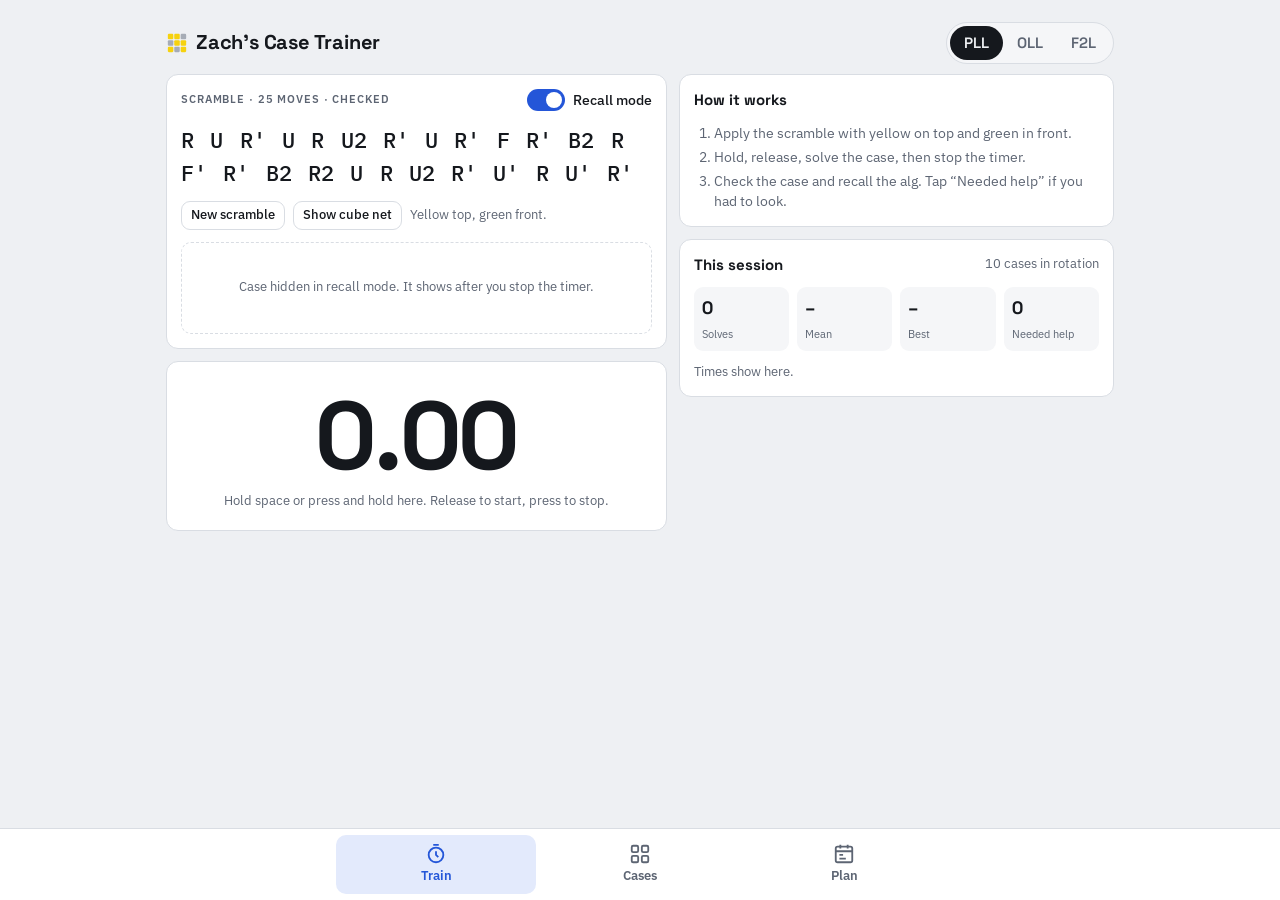
<file: case-trainer-standalone2.html>
<!doctype html>
<html lang="en">
<head>
<meta charset="utf-8">
<meta name="viewport" content="width=device-width, initial-scale=1, viewport-fit=cover">
<style>:root{padding-top:env(safe-area-inset-top,0px);padding-bottom:env(safe-area-inset-bottom,0px)}body{margin:0}img{max-width:100%}[hidden]{display:none!important}</style>
<title>Zach’s Case Trainer</title>
<meta name="claude:viewport-fit-sides" content="cover">
<link rel="preconnect" href="https://fonts.googleapis.com">
<link rel="stylesheet" href="https://fonts.googleapis.com/css2?family=Space+Grotesk:wght@500;600;700&family=IBM+Plex+Sans:wght@400;500;600&family=IBM+Plex+Mono:wght@400;500&display=swap">
<style>
/* Layout: one column app shell, mode switch on top, three views (Train / Cases / Plan), bottom tab bar. */
:root {
  --bg: #eef0f3; --surface: #ffffff; --surface-2: #f5f6f8; --line: #d9dde3; --fg: #15181d; --muted: #5d6573;
  --accent: #2456d8; --accent-ink: #ffffff; --accent-soft: #e3eafc;
  --good: #1f8a4c; --good-soft: #dff3e6; --warn: #b26a00; --warn-soft: #fbefd9; --bad: #c42b3a; --bad-soft: #fbe3e5;
  --gray-sticker: #a6acb6; --sticker-line: #1d2026; --cube-body: #1d2026;
  --sU: #f6d20e; --sF: #1aa35a; --sR: #ff8a1f; --sB: #2563eb; --sL: #d7263d; --sD: #fbfbfb;
  --f-display: "Space Grotesk", "Segoe UI", system-ui, sans-serif;
  --f-body: "IBM Plex Sans", "Segoe UI", system-ui, sans-serif;
  --f-mono: "IBM Plex Mono", ui-monospace, "SFMono-Regular", Menlo, monospace;
  --r: 12px;
}
@media (prefers-color-scheme: dark) { :root:not([data-theme="light"]) {
  --bg: #0f1216; --surface: #181c22; --surface-2: #1f242c; --line: #2c333d; --fg: #e8ebf0; --muted: #9aa3b2;
  --accent: #7ea2ff; --accent-ink: #0d1530; --accent-soft: #1d2747;
  --good: #4fcf86; --good-soft: #15301f; --warn: #f0b04a; --warn-soft: #33270f; --bad: #ff7a86; --bad-soft: #3a1a1e;
  --gray-sticker: #4a515c; --sticker-line: #0b0d10; --cube-body: #0b0d10; color-scheme: dark; } }
:root[data-theme="dark"] {
  --bg: #0f1216; --surface: #181c22; --surface-2: #1f242c; --line: #2c333d; --fg: #e8ebf0; --muted: #9aa3b2;
  --accent: #7ea2ff; --accent-ink: #0d1530; --accent-soft: #1d2747;
  --good: #4fcf86; --good-soft: #15301f; --warn: #f0b04a; --warn-soft: #33270f; --bad: #ff7a86; --bad-soft: #3a1a1e;
  --gray-sticker: #4a515c; --sticker-line: #0b0d10; --cube-body: #0b0d10; color-scheme: dark; }
* { box-sizing: border-box; }
html, body { height: 100%; }
body { background: var(--bg); color: var(--fg); font-family: var(--f-body); font-size: 15px; line-height: 1.45; -webkit-tap-highlight-color: transparent; }
body::before { content: ""; position: fixed; inset: 0 0 auto; height: env(safe-area-inset-top, 0px); z-index: 10; background: var(--bg); }
button { font: inherit; color: inherit; }
:focus-visible { outline: 2px solid var(--accent); outline-offset: 2px; }
.shell { max-width: 980px; margin: 0 auto; padding-left: max(16px, env(safe-area-inset-left, 0px)); padding-right: max(16px, env(safe-area-inset-right, 0px)); padding-block: 12px 96px; }
header.top { position: sticky; top: env(safe-area-inset-top, 0px); z-index: 5; background: var(--bg); padding-block: 10px; display: flex; align-items: center; gap: 12px; flex-wrap: wrap; }
.brand { font-family: var(--f-display); font-weight: 700; font-size: 20px; letter-spacing: -0.01em; display: flex; align-items: center; gap: 8px; margin-right: auto; }
.brand svg { width: 22px; height: 22px; }
.seg { display: inline-flex; background: var(--surface-2); border: 1px solid var(--line); border-radius: 999px; padding: 3px; }
.seg button { border: 0; background: transparent; padding: 6px 14px; border-radius: 999px; font-weight: 600; font-family: var(--f-display); cursor: pointer; color: var(--muted); }
.seg button[aria-pressed="true"] { background: var(--fg); color: var(--bg); }
nav.tabs { position: fixed; left: 0; right: 0; bottom: 0; z-index: 6; background: var(--surface); border-top: 1px solid var(--line); display: flex; justify-content: center; gap: 4px; padding: 6px max(16px, env(safe-area-inset-right, 0px)) calc(6px + env(safe-area-inset-bottom, 0px)) max(16px, env(safe-area-inset-left, 0px)); }
nav.tabs button { flex: 1; max-width: 200px; border: 0; background: transparent; padding: 8px 6px; border-radius: 10px; font-weight: 600; color: var(--muted); cursor: pointer; display: flex; flex-direction: column; align-items: center; gap: 2px; font-size: 13px; }
nav.tabs button svg { width: 22px; height: 22px; }
nav.tabs button[aria-pressed="true"] { color: var(--accent); background: var(--accent-soft); }
h2 { font-family: var(--f-display); font-size: 18px; margin: 0; letter-spacing: -0.01em; text-wrap: balance; }
h3 { font-family: var(--f-display); font-size: 15px; margin: 0; }
.label { font-size: 11px; letter-spacing: 0.08em; text-transform: uppercase; color: var(--muted); font-weight: 600; }
.muted { color: var(--muted); }
.card { background: var(--surface); border: 1px solid var(--line); border-radius: var(--r); padding: 14px; min-width: 0; }
.stack { display: flex; flex-direction: column; gap: 12px; }
.row { display: flex; align-items: center; gap: 8px; flex-wrap: wrap; }
.btn { border: 1px solid var(--line); background: var(--surface); padding: 7px 12px; border-radius: 9px; cursor: pointer; font-weight: 500; font-size: 14px; }
.btn:hover { border-color: var(--muted); }
.btn:disabled { opacity: .45; cursor: not-allowed; }
.btn.primary { background: var(--accent); border-color: var(--accent); color: var(--accent-ink); font-weight: 600; }
.btn.small { padding: 4px 9px; font-size: 13px; }
.btn.danger { color: var(--bad); }
.btn[aria-pressed="true"] { background: var(--accent-soft); border-color: var(--accent); color: var(--accent); }
.alg { font-family: var(--f-mono); font-size: 13px; overflow-wrap: anywhere; }
.pill { display: inline-flex; align-items: center; font-size: 11px; font-weight: 600; padding: 2px 8px; border-radius: 999px; letter-spacing: 0.02em; white-space: nowrap; }
.st-new { background: var(--surface-2); color: var(--muted); border: 1px solid var(--line); }
.st-learning { background: var(--warn-soft); color: var(--warn); }
.st-practicing { background: var(--accent-soft); color: var(--accent); }
.st-known { background: var(--good-soft); color: var(--good); }
.num { font-variant-numeric: tabular-nums; }
[hidden] { display: none !important; }

/* Train */
.train { display: grid; grid-template-columns: 1fr; gap: 12px; }
@media (min-width: 820px) { .train { grid-template-columns: 1.15fr 1fr; align-items: start; } }
.scramble { font-family: var(--f-mono); font-size: clamp(17px, 4.6vw, 22px); line-height: 1.5; word-spacing: 0.15em; font-weight: 500; overflow-wrap: anywhere; }
.timerpad { user-select: none; -webkit-user-select: none; touch-action: none; cursor: pointer; text-align: center; padding: 26px 12px 20px; border-radius: var(--r); border: 1px solid var(--line); background: var(--surface); }
.timerpad .time { font-family: var(--f-display); font-weight: 700; font-size: clamp(56px, 17vw, 96px); line-height: 1; font-variant-numeric: tabular-nums; letter-spacing: -0.02em; }
.timerpad.holding .time { color: var(--bad); }
.timerpad.ready .time { color: var(--good); }
.timerpad.running { background: var(--surface-2); }
.timerpad .hint { margin-top: 8px; color: var(--muted); font-size: 13px; }
.caseinfo { display: flex; gap: 12px; align-items: center; min-width: 0; }
.caseinfo svg.dia { width: 92px; height: 92px; flex: none; }
.caseinfo > div { min-width: 0; }
.veil { display: flex; align-items: center; justify-content: center; height: 92px; border: 1px dashed var(--line); border-radius: 10px; color: var(--muted); font-size: 13px; text-align: center; padding: 8px; }
.switch { display: inline-flex; align-items: center; gap: 8px; cursor: pointer; font-size: 14px; font-weight: 500; }
.switch input { appearance: none; width: 38px; height: 22px; border-radius: 999px; background: var(--line); position: relative; cursor: pointer; margin: 0; transition: background .15s; }
.switch input::after { content: ""; position: absolute; top: 3px; left: 3px; width: 16px; height: 16px; border-radius: 50%; background: var(--surface); transition: transform .15s; }
.switch input:checked { background: var(--accent); }
.switch input:checked::after { transform: translateX(16px); }
.net { width: 100%; max-width: 330px; display: block; margin: 0 auto; }
.result { display: grid; gap: 10px; }
.statgrid { display: grid; grid-template-columns: repeat(4, minmax(0, 1fr)); gap: 8px; }
.stat { background: var(--surface-2); border-radius: 9px; padding: 8px; }
.stat b { display: block; font-family: var(--f-display); font-size: 18px; font-variant-numeric: tabular-nums; }
.stat span { font-size: 11px; color: var(--muted); }
.banner { display: flex; align-items: center; gap: 10px; flex-wrap: wrap; background: var(--accent-soft); color: var(--fg); border-radius: var(--r); padding: 10px 14px; }
.banner .t { font-family: var(--f-display); font-weight: 700; font-variant-numeric: tabular-nums; color: var(--accent); }
.history { display: flex; flex-wrap: wrap; gap: 6px; }
.history span { font-variant-numeric: tabular-nums; font-size: 13px; background: var(--surface-2); padding: 2px 7px; border-radius: 6px; }
.history span.f { color: var(--bad); text-decoration: line-through; }

/* Cases */
.filters { display: flex; flex-wrap: wrap; gap: 6px; }
.grid { display: grid; grid-template-columns: repeat(auto-fill, minmax(150px, 1fr)); gap: 10px; }
@media (max-width: 420px) { .grid { grid-template-columns: repeat(2, minmax(0, 1fr)); } }
.case { position: relative; background: var(--surface); border: 1.5px solid var(--line); border-radius: var(--r); padding: 10px; cursor: pointer; display: flex; flex-direction: column; gap: 6px; min-width: 0; text-align: left; }
.case.on { border-color: var(--accent); box-shadow: 0 0 0 1px var(--accent) inset; }
.case:not(.on) svg.dia { opacity: .55; }
.case svg.dia { width: 100%; max-width: 120px; aspect-ratio: 1; margin: 0 auto; display: block; }
.case .nm { font-family: var(--f-display); font-weight: 600; font-size: 14px; display: flex; justify-content: space-between; gap: 6px; align-items: baseline; }
.case .alg { font-size: 11.5px; color: var(--muted); line-height: 1.35; }
.case .meta { display: flex; justify-content: space-between; align-items: center; gap: 6px; }
.case .check { position: absolute; top: 8px; left: 8px; width: 20px; height: 20px; border-radius: 50%; border: 1.5px solid var(--line); background: var(--surface); display: grid; place-items: center; }
.case.on .check { background: var(--accent); border-color: var(--accent); }
.case.on .check::after { content: ""; width: 9px; height: 5px; border-left: 2px solid var(--accent-ink); border-bottom: 2px solid var(--accent-ink); transform: rotate(-45deg) translate(1px, -1px); }
.case .edit { border: 1px solid var(--line); background: var(--surface-2); border-radius: 7px; padding: 2px 8px; font-size: 12px; cursor: pointer; }
.groupttl { font-family: var(--f-display); font-weight: 600; margin: 8px 0 -2px; color: var(--muted); font-size: 13px; letter-spacing: 0.04em; text-transform: uppercase; }

/* Plan */
.bars { display: grid; gap: 10px; }
.bar { height: 10px; border-radius: 999px; background: var(--surface-2); overflow: hidden; display: flex; border: 1px solid var(--line); }
.bar i { display: block; height: 100%; }
.bar .k { background: var(--good); } .bar .p { background: var(--accent); } .bar .l { background: var(--warn); }
.legend { display: flex; gap: 12px; flex-wrap: wrap; font-size: 12px; color: var(--muted); }
.legend i { display: inline-block; width: 9px; height: 9px; border-radius: 2px; margin-right: 4px; vertical-align: 0; }
.blocks { display: grid; grid-template-columns: repeat(3, minmax(0, 1fr)); gap: 8px; }
@media (max-width: 560px) { .blocks { grid-template-columns: 1fr; } }
.block { border: 1px solid var(--line); border-radius: 10px; padding: 10px; display: flex; flex-direction: column; gap: 6px; background: var(--surface-2); }
.block .mins { font-family: var(--f-display); font-weight: 700; font-size: 22px; }
.chips { display: flex; flex-wrap: wrap; gap: 6px; }
.chip { display: inline-flex; gap: 6px; align-items: center; border: 1px solid var(--line); border-radius: 8px; padding: 4px 8px; font-size: 13px; background: var(--surface); cursor: pointer; }
.chip small { color: var(--muted); font-variant-numeric: tabular-nums; }
ol.steps { margin: 0; padding-left: 20px; display: grid; gap: 4px; }
textarea, input[type="text"] { width: 100%; font-family: var(--f-mono); font-size: 14px; background: var(--surface-2); color: var(--fg); border: 1px solid var(--line); border-radius: 9px; padding: 9px; }

/* Sheet */
.sheet-bg { position: fixed; inset: 0; background: rgba(8, 10, 14, .45); z-index: 20; display: flex; align-items: flex-end; justify-content: center; }
@media (min-width: 640px) { .sheet-bg { align-items: center; } }
.sheet { background: var(--surface); width: 100%; max-width: 560px; max-height: 92vh; overflow: auto; border-radius: 16px 16px 0 0; padding: 18px max(16px, env(safe-area-inset-right, 0px)) calc(18px + env(safe-area-inset-bottom, 0px)) max(16px, env(safe-area-inset-left, 0px)); display: flex; flex-direction: column; gap: 12px; }
@media (min-width: 640px) { .sheet { border-radius: 16px; } }
.toast { position: fixed; left: 50%; bottom: calc(84px + env(safe-area-inset-bottom, 0px)); transform: translateX(-50%); background: var(--fg); color: var(--bg); padding: 10px 16px; border-radius: 10px; z-index: 30; font-weight: 500; font-size: 14px; max-width: calc(100% - 32px); }
.note { font-size: 13px; padding: 8px 10px; border-radius: 8px; }
.note.ok { background: var(--good-soft); color: var(--good); } .note.err { background: var(--bad-soft); color: var(--bad); }
svg .sU { fill: var(--sU); } svg .sF { fill: var(--sF); } svg .sR { fill: var(--sR); } svg .sB { fill: var(--sB); } svg .sL { fill: var(--sL); } svg .sD { fill: var(--sD); } svg .sX { fill: var(--gray-sticker); }
svg .body { fill: var(--cube-body); } svg .edge { stroke: var(--cube-body); stroke-width: .06; }
svg .arw { stroke: #15181d; stroke-width: .12; stroke-linecap: round; fill: none; } svg .arwh { fill: #15181d; }
@media (prefers-reduced-motion: reduce) { * { transition: none !important; } }
</style>
</head>
<body>

<div class="shell">
  <header class="top">
    <div class="brand"><svg viewBox="0 0 24 24" aria-hidden="true"><rect x="2" y="2" width="6" height="6" rx="1.2" fill="var(--sU)"/><rect x="9" y="2" width="6" height="6" rx="1.2" fill="var(--sU)"/><rect x="16" y="2" width="6" height="6" rx="1.2" fill="var(--gray-sticker)"/><rect x="2" y="9" width="6" height="6" rx="1.2" fill="var(--gray-sticker)"/><rect x="9" y="9" width="6" height="6" rx="1.2" fill="var(--sU)"/><rect x="16" y="9" width="6" height="6" rx="1.2" fill="var(--sU)"/><rect x="2" y="16" width="6" height="6" rx="1.2" fill="var(--sU)"/><rect x="9" y="16" width="6" height="6" rx="1.2" fill="var(--gray-sticker)"/><rect x="16" y="16" width="6" height="6" rx="1.2" fill="var(--sU)"/></svg>Zach’s Case Trainer</div>
    <div class="seg" role="group" aria-label="Algorithm set" id="modeSeg">
      <button data-mode="pll">PLL</button><button data-mode="oll">OLL</button><button data-mode="f2l">F2L</button>
    </div>
  </header>
  <main id="view"></main>
</div>
<nav class="tabs" id="tabs">
  <button data-tab="train"><svg viewBox="0 0 24 24" fill="none" stroke="currentColor" stroke-width="2" aria-hidden="true"><circle cx="12" cy="13" r="8"/><path d="M12 9v4l2.5 2.5M9 2h6"/></svg>Train</button>
  <button data-tab="cases"><svg viewBox="0 0 24 24" fill="none" stroke="currentColor" stroke-width="2" aria-hidden="true"><rect x="3" y="3" width="7" height="7" rx="1.5"/><rect x="14" y="3" width="7" height="7" rx="1.5"/><rect x="3" y="14" width="7" height="7" rx="1.5"/><rect x="14" y="14" width="7" height="7" rx="1.5"/></svg>Cases</button>
  <button data-tab="plan"><svg viewBox="0 0 24 24" fill="none" stroke="currentColor" stroke-width="2" aria-hidden="true"><rect x="3" y="4" width="18" height="17" rx="2"/><path d="M3 9h18M8 2v4M16 2v4M7 13h4M7 17h7"/></svg>Plan</button>
</nav>
<div id="sheet"></div>
<div id="toast" class="toast" hidden></div>

<script>
/* Cube simulator core: facelet model built from 3D sticker coordinates. */
const Cube = (() => {
  const FACES = 'URFDLB';
  // face -> (row,col) -> [pos, normal]
  function faceSticker(f, r, c) {
    const a = -1 + c, b = 1 - r;
    switch (f) {
      case 'U': return [[-1 + c, 1, -1 + r], [0, 1, 0]];
      case 'D': return [[-1 + c, -1, 1 - r], [0, -1, 0]];
      case 'F': return [[a, b, 1], [0, 0, 1]];
      case 'B': return [[1 - c, b, -1], [0, 0, -1]];
      case 'R': return [[1, b, 1 - c], [1, 0, 0]];
      case 'L': return [[-1, b, -1 + c], [-1, 0, 0]];
    }
  }
  const ST = [];
  for (const f of FACES) for (let r = 0; r < 3; r++) for (let c = 0; c < 3; c++) {
    const [p, n] = faceSticker(f, r, c); ST.push({ f, r, c, p, n });
  }
  const key = (p, n) => p.join(',') + '|' + n.join(',');
  const IDX = new Map(ST.map((s, i) => [key(s.p, s.n), i]));
  const idx = (f, r, c) => FACES.indexOf(f) * 9 + r * 3 + c;

  // rotate vector clockwise (seen from +axis) by one quarter
  function rotCW(v, ax) {
    const [x, y, z] = v;
    if (ax === 'x') return [x, z, -y];
    if (ax === 'y') return [-z, y, x];
    return [y, -x, z];
  }
  function rotCCW(v, ax) { return rotCW(rotCW(rotCW(v, ax), ax), ax); }
  // move defs: [axis, sign(+1 cw about +axis), layer predicate on coord]
  const AX = { x: 0, y: 1, z: 2 };
  const DEF = {
    U: ['y', 1, v => v === 1], D: ['y', -1, v => v === -1], R: ['x', 1, v => v === 1], L: ['x', -1, v => v === -1],
    F: ['z', 1, v => v === 1], B: ['z', -1, v => v === -1],
    u: ['y', 1, v => v >= 0], d: ['y', -1, v => v <= 0], r: ['x', 1, v => v >= 0], l: ['x', -1, v => v <= 0],
    f: ['z', 1, v => v >= 0], b: ['z', -1, v => v <= 0],
    M: ['x', -1, v => v === 0], E: ['y', -1, v => v === 0], S: ['z', 1, v => v === 0],
    x: ['x', 1, () => true], y: ['y', 1, () => true], z: ['z', 1, () => true],
  };
  const PERM = {};
  for (const m in DEF) {
    const [ax, sg, pred] = DEF[m];
    const perm = new Array(54); // perm[i] = destination of sticker i
    ST.forEach((s, i) => {
      if (!pred(s.p[AX[ax]])) { perm[i] = i; return; }
      const fn = sg > 0 ? rotCW : rotCCW;
      perm[i] = IDX.get(key(fn(s.p, ax), fn(s.n, ax)));
    });
    PERM[m] = perm;
  }
  function solved() { const a = []; for (const f of FACES) for (let i = 0; i < 9; i++) a.push(f); return a; }
  function applyMove(st, m, times) {
    const p = PERM[m];
    for (let t = 0; t < times; t++) { const n = new Array(54); for (let i = 0; i < 54; i++) n[p[i]] = st[i]; st = n; }
    return st;
  }
  // parse: returns [{m, n}] n in 1..3 (quarter turns cw)
  function parse(alg) {
    const out = [];
    const s = alg.replace(/[()\[\]]/g, ' ').replace(/’/g, "'");
    const re = /([URFDLBurfdlbMESxyz])(w?)(\d*)('?)/g;
    let mm;
    const cleaned = s.replace(/\s+/g, ' ').trim();
    // validate tokens
    for (const tok of cleaned.split(' ')) { if (tok && !/^([URFDLBurfdlbMESxyz])w?\d*'?$/.test(tok)) throw new Error('Unknown move "' + tok + '"'); }
    while ((mm = re.exec(cleaned))) {
      let m = mm[1]; if (mm[2]) m = m.toLowerCase();
      let n = mm[3] ? parseInt(mm[3], 10) : 1; if (mm[4]) n = -n;
      n = ((n % 4) + 4) % 4; if (n) out.push({ m, n });
    }
    return out;
  }
  function apply(st, alg) {
    const mv = typeof alg === 'string' ? parse(alg) : alg;
    for (const { m, n } of mv) st = applyMove(st, m, n);
    return st;
  }
  const fmt = mv => mv.map(({ m, n }) => m + (n === 2 ? '2' : n === 3 ? "'" : '')).join(' ');
  const invert = mv => mv.slice().reverse().map(({ m, n }) => ({ m, n: (4 - n) % 4 }));
  const invertStr = a => fmt(invert(parse(a)));

  // center-relative: recolor each sticker by which face's center has that color, so whole-cube rotation is normalized
  const ROTS = (() => { // 24 rotation sequences
    const seqs = []; const seen = new Set();
    const pre = ['', 'x', 'x2', "x'", 'z', "z'"];
    for (const a of pre) for (const b of ['', 'y', 'y2', "y'"]) {
      const s = (a + ' ' + b).trim(); const k = apply(solved(), s).join('');
      if (!seen.has(k)) { seen.add(k); seqs.push(s); }
    }
    return seqs;
  })();
  function reorient(st) { // rotate whole cube so centers are home (U on U, F on F)
    for (const r of ROTS) { const t = apply(st, r); if (t[4] === 'U' && t[22] === 'F') return t; }
    throw new Error('reorient failed');
  }
  function canon(st) { // recolor relative to centers (no rotation needed)
    const map = {}; for (let f = 0; f < 6; f++) map[st[f * 9 + 4]] = FACES[f];
    return st.map(c => map[c]);
  }

  // pieces
  const PIECES = []; // {stickers:[idx], home:'UFR' ...}
  (() => {
    const byPos = new Map();
    ST.forEach((s, i) => { const k = s.p.join(','); if (!byPos.has(k)) byPos.set(k, []); byPos.get(k).push(i); });
    for (const [k, arr] of byPos) if (arr.length > 1) PIECES.push({ pos: k.split(',').map(Number), stickers: arr, name: arr.map(i => ST[i].f).sort((a, b) => FACES.indexOf(a) - FACES.indexOf(b)).join('') });
  })();
  const pieceAt = name => PIECES.find(p => p.name === name);
  // locate a piece (by home colors) in state st (canonical colors)
  function locate(st, name) {
    const set = name.split('').sort().join('');
    for (const p of PIECES) {
      const cols = p.stickers.map(i => st[i]);
      if (cols.slice().sort().join('') === set) {
        // orientation: index of U/D color sticker or for edges compare
        return { at: p.name, stickers: p.stickers, cols };
      }
    }
  }
  const pieceSolved = (st, p) => p.stickers.every(i => st[i] === ST[i].f);
  const UL = PIECES.filter(p => p.pos[1] === 1);
  const isU = p => p.pos[1] === 1;
  // regions
  const CROSS = ['DF', 'DR', 'DB', 'DL'].map(n => PIECES.find(p => p.name === n.split('').sort((a, b) => FACES.indexOf(a) - FACES.indexOf(b)).join('')));
  const pn = s => s.split('').sort((a, b) => FACES.indexOf(a) - FACES.indexOf(b)).join('');
  const SLOTS = { FR: [pn('DFR'), pn('FR')], FL: [pn('DFL'), pn('FL')], BR: [pn('DBR'), pn('BR')], BL: [pn('DBL'), pn('BL')] };
  const slotSolved = (st, s) => SLOTS[s].every(n => pieceSolved(st, pieceAt(n)));
  const crossSolved = st => CROSS.every(p => pieceSolved(st, p));
  const f2lSolved = st => PIECES.filter(p => !isU(p)).every(p => pieceSolved(st, p)) && [1, 2, 3, 5].every(f => st[f * 9 + 4] === FACES[f]);
  const allSolved = st => st.every((c, i) => c === ST[i].f);
  const ollSolved = st => f2lSolved(st) && [0, 1, 2, 3, 4, 5, 6, 7, 8].every(i => st[i] === 'U');
  const after = (st, a) => canon(apply(st, a));
  const AUF = ['', 'U', 'U2', "U'"];

  // simplify a face-turn-only sequence (merge same face, allow passing opposite face)
  const OPP = { U: 'D', D: 'U', R: 'L', L: 'R', F: 'B', B: 'F' };
  function simplify(mv) {
    const out = [];
    for (const x of mv) {
      let merged = false;
      for (let j = out.length - 1; j >= 0 && j >= out.length - 2; j--) {
        if (out[j].m === x.m) {
          // ensure anything between is opposite face
          if (j === out.length - 2 && out[j + 1].m !== OPP[x.m]) break;
          const n = (out[j].n + x.n) % 4;
          if (n) out[j] = { m: x.m, n }; else out.splice(j, 1);
          merged = true; break;
        }
        if (out[j].m !== OPP[x.m]) break;
      }
      if (!merged) out.push({ ...x });
    }
    // repeat until stable
    return out.length < mv.length ? simplify(out) : out;
  }
  // convert any sequence (wide, slice, rotations) to outer face turns in a fixed frame
  const DECOMP = { r: [['L', 1], ['x', 1]], l: [['R', 1], ['x', 3]], u: [['D', 1], ['y', 1]], d: [['U', 1], ['y', 3]], f: [['B', 1], ['z', 1]], b: [['F', 1], ['z', 3]],
    M: [['R', 1], ['L', 3], ['x', 3]], E: [['U', 1], ['D', 3], ['y', 3]], S: [['F', 3], ['B', 1], ['z', 1]] };
  function toFaceTurns(alg) {
    const mv = typeof alg === 'string' ? parse(alg) : alg;
    let frame = solved(); const out = [];
    const phys = L => frame[FACES.indexOf(L) * 9 + 4];
    for (const { m, n } of mv) for (let t = 0; t < n; t++) {
      const parts = DECOMP[m] || [[m, 1]];
      for (const [pm, pc] of parts) {
        if ('xyz'.includes(pm)) frame = applyMove(frame, pm, pc);
        else out.push({ m: phys(pm), n: pc });
      }
    }
    return simplify(out);
  }
  return { FACES, ST, idx, solved, parse, apply, fmt, invert, invertStr, reorient, canon, PIECES, pieceAt, locate, pieceSolved, SLOTS, slotSolved, crossSolved, f2lSolved, allSolved, ollSolved, after, AUF, simplify, toFaceTurns, isU, pn };
})();
// export = Cube;

/* Algorithm library. Cases are defined by their main algorithm; the simulator derives each case's picture from it. */
const ALGS = (() => {
  const OLL_GROUPS = {
    OCLL: [21, 22, 23, 24, 25, 26, 27], T: [33, 45], P: [31, 32, 43, 44], W: [36, 38], L: [47, 48, 49, 50, 53, 54],
    C: [34, 46], Line: [51, 52, 55, 56], Dot: [1, 2, 3, 4, 17, 18, 19, 20], Square: [5, 6], 'Small lightning': [7, 8, 11, 12],
    'Big lightning': [39, 40], Fish: [9, 10, 35, 37], Knight: [13, 14, 15, 16], Awkward: [29, 30, 41, 42], 'Edges only': [28, 57],
  };
  const OLL_ALGS = {
    1: "R U2 R2 F R F' U2 R' F R F'", 2: "F R U R' U' F' f R U R' U' f'", 3: "f R U R' U' f' U' F R U R' U' F'",
    4: "f R U R' U' f' U F R U R' U' F'", 5: "r' U2 R U R' U r", 6: "r U2 R' U' R U' r'", 7: "r U R' U R U2 r'",
    8: "l' U' L U' L' U2 l", 9: "R U R' U' R' F R2 U R' U' F'", 10: "R U R' U R' F R F' R U2 R'",
    11: "r U R' U R' F R F' R U2 r'", 12: "M' R' U' R U' R' U2 R U' R r'", 13: "F U R U' R2 F' R U R U' R'",
    14: "R' F R U R' F' R F U' F'", 15: "r' U' r R' U' R U r' U r", 16: "r U r' R U R' U' r U' r'",
    17: "R U R' U R' F R F' U2 R' F R F'", 18: "r U R' U R U2 r2 U' R U' R' U2 r", 19: "M U R U R' U' M' R' F R F'",
    20: "r U R' U' M2 U R U' R' U' M'", 21: "R U2 R' U' R U R' U' R U' R'", 22: "R U2 R2 U' R2 U' R2 U2 R",
    23: "R2 D' R U2 R' D R U2 R", 24: "r U R' U' r' F R F'", 25: "F' r U R' U' r' F R", 26: "R U2 R' U' R U' R'",
    27: "R U R' U R U2 R'", 28: "r U R' U' r' R U R U' R'", 29: "R U R' U' R U' R' F' U' F R U R'",
    30: "F R' F R2 U' R' U' R U R' F2", 31: "R' U' F U R U' R' F' R", 32: "L U F' U' L' U L F L'",
    33: "R U R' U' R' F R F'", 34: "R U R2 U' R' F R U R U' F'", 35: "R U2 R2 F R F' R U2 R'",
    36: "L' U' L U' L' U L U L F' L' F", 37: "F R' F' R U R U' R'", 38: "R U R' U R U' R' U' R' F R F'",
    39: "L F' L' U' L U F U' L'", 40: "R' F R U R' U' F' U R", 41: "R U R' U R U2 R' F R U R' U' F'",
    42: "R' U' R U' R' U2 R F R U R' U' F'", 43: "F' U' L' U L F", 44: "F U R U' R' F'", 45: "F R U R' U' F'",
    46: "R' U' R' F R F' U R", 47: "R' U' R' F R F' R' F R F' U R", 48: "F R U R' U' R U R' U' F'",
    49: "r U' r2 U r2 U r2 U' r", 50: "r' U r2 U' r2 U' r2 U r'", 51: "F U R U' R' U R U' R' F'",
    52: "R U R' U R U' B U' B' R'", 53: "l' U2 L U L' U' L U L' U l", 54: "r U2 R' U' R U R' U' R U' r'",
    55: "R' F R U R U' R2 F' R2 U' R' U R U R'", 56: "r' U' r U' R' U R U' R' U R r' U r", 57: "R U R' U' M' U R U' r'",
  };
  const OCLL_NAMES = { 21: 'H', 22: 'Pi', 23: 'Headlights', 24: 'Chameleon', 25: 'Bowtie', 26: 'Antisune', 27: 'Sune' };
  const OLL = [];
  for (const [g, ids] of Object.entries(OLL_GROUPS)) for (const n of ids)
    OLL.push({ id: 'oll' + n, num: n, name: 'OLL ' + n + (OCLL_NAMES[n] ? ' · ' + OCLL_NAMES[n] : ''), group: g, alg: OLL_ALGS[n] });
  OLL.sort((a, b) => a.num - b.num);

  const PLL = [
    ['H', 'Edges only', 'M2 U M2 U2 M2 U M2'],
    ['Ua', 'Edges only', "M2 U M U2 M' U M2"],
    ['Ub', 'Edges only', "M2 U' M U2 M' U' M2"],
    ['Z', 'Edges only', "M2 U M2 U M' U2 M2 U2 M' U2"],
    ['Aa', 'Corners only', "x R' U R' D2 R U' R' D2 R2 x'"],
    ['Ab', 'Corners only', "x R2 D2 R U R' D2 R U' R x'"],
    ['E', 'Corners only', "x' R U' R' D R U R' D' R U R' D R U' R' D' x"],
    ['T', 'Adjacent swap', "R U R' U' R' F R2 U' R' U' R U R' F'"],
    ['F', 'Adjacent swap', "R' U' F' R U R' U' R' F R2 U' R' U' R U R' U R"],
    ['Ja', 'Adjacent swap', "x R2 F R F' R U2 r' U r U2 x'"],
    ['Jb', 'Adjacent swap', "R U R' F' R U R' U' R' F R2 U' R' U'"],
    ['Ra', 'Adjacent swap', "R U' R' U' R U R D R' U' R D' R' U2 R' U'"],
    ['Rb', 'Adjacent swap', "R2 F R U R U' R' F' R U2 R' U2 R U"],
    ['Y', 'Diagonal swap', "F R U' R' U' R U R' F' R U R' U' R' F R F'"],
    ['V', 'Diagonal swap', "R' U R' U' y R' F' R2 U' R' U R' F R F"],
    ['Na', 'Diagonal swap', "R U R' U R U R' F' R U R' U' R' F R2 U' R' U2 R U' R'"],
    ['Nb', 'Diagonal swap', "R' U R U' R' F' U' F R U R' F R' F' R U' R"],
    ['Ga', 'G perms', "R2 U R' U R' U' R U' R2 U' D R' U R D'"],
    ['Gb', 'G perms', "R' U' R U D' R2 U R' U R U' R U' R2 D"],
    ['Gc', 'G perms', "R2 U' R U' R U R' U R2 U D' R U' R' D"],
    ['Gd', 'G perms', "R U R' U' D R2 U' R U' R' U R' U R2 D'"],
  ].map(([n, g, a]) => ({ id: 'pll' + n, name: n + ' perm', short: n, group: g, alg: a }));

  // Advanced F2L. slot = slot being solved, free = slots that may be left unsolved (empty slot tricks).
  const F2L = [
    // Both pieces stuck in the slot
    ['f1', 'Corner solved, edge flipped', 'Stuck in slot', 'FR', [], "R2 U2 F R2 F' U2 R' U R'"],
    ['f2', 'Corner white right, edge solved', 'Stuck in slot', 'FR', [], "R U' R' U R U2 R' U R U' R'"],
    ['f3', 'Corner white front, edge solved', 'Stuck in slot', 'FR', [], "R U' R' U' R U R' U2 R U' R'"],
    ['f4', 'Corner white right, edge flipped', 'Stuck in slot', 'FR', [], "R U R' U' R U' R' U2 F' U' F"],
    ['f5', 'Corner white front, edge flipped', 'Stuck in slot', 'FR', [], "F' U' F U F' U F U2 R U R'"],
    // Corner in slot, edge in top layer
    ['f6', 'Corner solved, edge front', 'Corner in slot', 'FR', [], "U R U' R' U' F' U F"],
    ['f7', 'Corner solved, edge right', 'Corner in slot', 'FR', [], "U' F' U F U R U' R'"],
    ['f8', 'Corner white right, edge right', 'Corner in slot', 'FR', [], "R U R' U' R U R'"],
    ['f9', 'Corner white front, edge front', 'Corner in slot', 'FR', [], "F' U' F U F' U' F"],
    ['f10', 'Corner white front, edge right', 'Corner in slot', 'FR', [], "R U' R' U R U' R'"],
    ['f11', 'Corner white right, edge front', 'Corner in slot', 'FR', [], "F' U F U' F' U F"],
    // Edge in slot, corner in top layer
    ['f12', 'White up, edge solved', 'Edge in slot', 'FR', [], "U R U' R' U R U' R' U R U' R'"],
    ['f13', 'White up, edge flipped', 'Edge in slot', 'FR', [], "R U' R' F' U2 F"],
    ['f14', 'White front, edge solved', 'Edge in slot', 'FR', [], "R U R' U' R U' R' U R U' R'"],
    ['f15', 'White right, edge solved', 'Edge in slot', 'FR', [], "F' U' F U F' U F U' F' U F"],
    ['f16', 'White front, edge flipped', 'Edge in slot', 'FR', [], "R U R' U' F' U F"],
    ['f17', 'White right, edge flipped', 'Edge in slot', 'FR', [], "F' U' F U R U' R'"],
    // Pieces stuck in another slot (that slot's own pair is not solved yet)
    ['f18', 'Pair stuck in back slot', 'Wrong slot', 'FR', ['BR'], "R' U' R F' U2 F"],
    ['f19', 'Corner stuck in back slot', 'Wrong slot', 'FR', ['BR'], "R' U R U2 R U' R'"],
    ['f20', 'Edge stuck in back slot', 'Wrong slot', 'FR', ['BR'], "R U2 R2 U' R2 U R'"],
    ['f21', 'Pair stuck in left slot', 'Wrong slot', 'FR', ['FL'], "L' U2 L F' U F"],
    ['f22', 'Corner stuck in left slot', 'Wrong slot', 'FR', ['FL'], "L' U L R U' R'"],
    ['f23', 'Edge stuck in left slot', 'Wrong slot', 'FR', ['FL'], "L F2 L' F2"],
    // Using an empty slot
    ['f24', 'Empty back slot: white right, edge left', 'Empty slot', 'FR', ['BR'], "R' U R2 U R'"],
    ['f25', 'Empty back slot: split pair', 'Empty slot', 'FR', ['BR'], "R' U' R2 U' R'"],
    ['f26', 'Empty back slot: white right, edge front', 'Empty slot', 'FR', ['BR'], "R' U2 R2 U R'"],
    ['f27', 'Edge in left slot, corner in back', 'Wrong slot', 'FR', ['FL'], "L' U L R U R'"],
    // Back slots without rotating
    ['f29', 'Back right: easy insert', 'Back slots', 'BR', [], "R' U' R"],
    ['f30', 'Back right: easy insert (B)', 'Back slots', 'BR', [], "B U B'"],
    ['f31', 'Back right: split pair', 'Back slots', 'BR', [], "U R' U R U' R' U' R"],
    ['f32', 'Back right: white up', 'Back slots', 'BR', [], "R' U2 R U R' U' R"],
    ['f33', 'Back left: easy insert', 'Back slots', 'BL', [], "L U L'"],
    ['f34', 'Back left: easy insert (B)', 'Back slots', 'BL', [], "B' U' B"],
    ['f35', 'Back left: split pair', 'Back slots', 'BL', [], "U' L U' L' U L U L'"],
    ['f36', 'Back left: white up', 'Back slots', 'BL', [], "L U2 L' U' L U L'"],
  ].map(([id, name, group, slot, free, alg]) => ({ id, name, group, slot, free, alg }));
  return { OLL, PLL, F2L };
})();
// export = ALGS;

/* Scrambles and case checks built on the simulator. */
const Engine = ((C, A) => {
  const S = C.solved();
  const rnd = n => Math.floor(Math.random() * n);
  const pick = a => a[rnd(a.length)];
  const auf = () => pick(C.AUF);
  const inv = a => C.invertStr(a);
  const after = (st, a) => C.canon(C.apply(st, a));
  const home = seq => C.canon(C.reorient(C.apply(S, seq)));
  const REQ = c => ['FR', 'FL', 'BR', 'BL'].filter(s => s !== c.slot && !c.free.includes(s));
  const EXTRACT = { BR: ["R' U R", "R' U' R", "R' U2 R"], FL: ["L' U L", "L' U' L", "L' U2 L"], BL: ["L U L'", "L U' L'", "L U2 L'"], FR: ["R U R'", "R U' R'", "R U2 R'"] };

  // case state as the solver holds it before running the main alg
  function caseState(mode, c) {
    if (mode === 'f2l') return C.canon(C.apply(S, c.free.map(s => EXTRACT[s][0]).join(' ') + ' ' + inv(c.alg)));
    return C.canon(C.apply(S, inv(c.alg)));
  }
  // does alg solve this state's case (allowing an AUF before and after)?
  function solves(mode, c, st, alg) {
    for (const a of C.AUF) {
      let t;
      try { t = after(st, a + ' ' + alg); } catch (e) { return false; }
      if (mode === 'oll' && C.ollSolved(t)) return true;
      if (mode === 'pll' && C.AUF.some(b => C.allSolved(after(t, b)))) return true;
      if (mode === 'f2l' && C.crossSolved(t) && C.slotSolved(t, c.slot) && REQ(c).every(s => C.slotSolved(t, s))) return true;
    }
    return false;
  }
  function isCase(mode, c, st) {
    if (mode === 'f2l') { if (C.slotSolved(st, c.slot) || !C.crossSolved(st) || !REQ(c).every(s => C.slotSolved(st, s))) return false; }
    else if (!C.f2lSolved(st)) return false;
    if (mode === 'pll' && !C.ollSolved(st)) return false;
    return solves(mode, c, st, c.alg);
  }
  // two-look last layer solver using the library (OLL then PLL), returns move string
  function twoLook(st) {
    let o = null;
    if (C.ollSolved(st)) o = { s: '', t: st };
    else outer: for (const a of C.AUF) for (const c of A.OLL) {
      const t = after(st, a + ' ' + c.alg);
      if (C.ollSolved(t)) { o = { s: a + ' ' + c.alg, t }; break outer; }
    }
    if (!o) return null;
    for (const b of C.AUF) for (const p of [{ alg: '' }].concat(A.PLL)) {
      const t = after(o.t, b + ' ' + p.alg);
      for (const k of C.AUF) if (C.allSolved(after(t, k))) return (o.s + ' ' + b + ' ' + p.alg + ' ' + k).replace(/\s+/g, ' ').trim();
    }
    return null;
  }
  function scramble(mode, c) {
    let best = null;
    for (let attempt = 0; attempt < 12; attempt++) {
      let seq;
      if (mode === 'f2l') {
        const ll = inv(pick(A.OLL).alg) + ' ' + auf() + ' ' + inv(pick(A.PLL).alg) + ' ' + auf();
        seq = ll + ' ' + c.free.map(s => pick(EXTRACT[s])).join(' ') + ' ' + auf() + ' ' + inv(c.alg) + ' ' + auf();
      } else {
        const core = (mode === 'oll' ? inv(pick(A.PLL).alg) + ' ' + auf() + ' ' : auf() + ' ') + inv(c.alg) + ' ' + auf();
        // hide the case alg: random LL state R, then reach the target from R with different algs
        const R = inv(pick(Math.random() < 0.5 ? A.OLL : A.PLL).alg) + ' ' + auf();
        const Y = home(inv(R) + ' ' + core);
        const sol = twoLook(Y);
        seq = sol === null ? core : R + ' ' + inv(sol);
      }
      const mv = C.toFaceTurns(seq);
      const st = C.canon(C.apply(S, mv));
      if (isCase(mode, c, st) && (!best || mv.length < best.moves)) best = { text: C.fmt(mv), moves: mv.length, state: st, verified: true };
    }
    if (best) return best;
    const mv = C.toFaceTurns(auf() + ' ' + inv(c.alg));
    const st = C.canon(C.apply(S, mv));
    return { text: C.fmt(mv), moves: mv.length, state: st, verified: isCase(mode, c, st) };
  }
  return { caseState, solves, isCase, twoLook, scramble, EXTRACT };
});
// export = Engine;

/* ---------- App ---------- */
(() => {
const C = Cube, A = ALGS, E = Engine(C, A);
const $ = s => document.querySelector(s);
const esc = s => String(s).replace(/[&<>"]/g, c => ({ '&': '&amp;', '<': '&lt;', '>': '&gt;', '"': '&quot;' }[c]));
const fmtT = t => t == null ? '–' : (t < 60 ? t.toFixed(2) : Math.floor(t / 60) + ':' + (t % 60).toFixed(2).padStart(5, '0'));
const mean = a => a.length ? a.reduce((x, y) => x + y, 0) / a.length : null;

const F2L_GROUPS = ['Stuck in slot', 'Corner in slot', 'Edge in slot', 'Wrong slot', 'Empty slot', 'Back slots'];
A.F2L.sort((a, b) => F2L_GROUPS.indexOf(a.group) - F2L_GROUPS.indexOf(b.group));
const MODES = {
  pll: { label: 'PLL', list: A.PLL, target: 2.5, groups: ['Edges only', 'Corners only', 'Adjacent swap', 'Diagonal swap', 'G perms'] },
  oll: { label: 'OLL', list: A.OLL, target: 2.0, groups: ['OCLL', 'T', 'P', 'W', 'L', 'C', 'Line', 'Dot', 'Square', 'Small lightning', 'Big lightning', 'Fish', 'Knight', 'Awkward', 'Edges only'] },
  f2l: { label: 'F2L', list: A.F2L, target: 2.0, groups: F2L_GROUPS },
};
const BY = {}; for (const m in MODES) for (const c of MODES[m].list) { c.mode = m; BY[c.id] = c; }
const ORDER = {
  pll: ['T', 'Y', 'Ua', 'Ub', 'H', 'Z', 'Aa', 'Ab', 'Ja', 'Jb', 'F', 'Ra', 'Rb', 'V', 'E', 'Na', 'Nb', 'Ga', 'Gb', 'Gc', 'Gd'].map(s => 'pll' + s),
  oll: [21, 22, 23, 24, 25, 26, 27, 33, 45, 31, 32, 43, 44, 36, 38, 47, 48, 49, 50, 53, 54, 34, 46, 51, 52, 55, 56, 5, 6, 7, 8, 11, 12, 39, 40, 9, 10, 35, 37, 13, 14, 15, 16, 29, 30, 41, 42, 28, 57, 1, 2, 3, 4, 17, 18, 19, 20].map(n => 'oll' + n),
  f2l: A.F2L.map(c => c.id),
};
const STATUS = { new: 'Not started', learning: 'Learning', practicing: 'Practicing', known: 'Known' };

/* ---------- storage ---------- */
const KEY = 'caseDrill.v1';
function defaults() {
  return { mode: 'pll', tab: 'train', recall: true, showNet: false,
    sel: { pll: ORDER.pll.slice(0, 10), oll: MODES.oll.list.filter(c => c.group === 'OCLL').map(c => c.id), f2l: A.F2L.filter(c => c.group === 'Stuck in slot').map(c => c.id) },
    cases: {}, session: null, filter: {} };
}
let DB;
try { DB = Object.assign(defaults(), JSON.parse(localStorage.getItem(KEY) || 'null') || {}); } catch (e) { DB = defaults(); }
function save() { try { localStorage.setItem(KEY, JSON.stringify(DB)); } catch (e) { } }
const cs = id => DB.cases[id] || (DB.cases[id] = { st: 'new', times: [] });
const algOf = c => (DB.cases[c.id] && DB.cases[c.id].alg) || c.alg;

/* ---------- stats ---------- */
function stats(id) {
  const t = cs(id).times, ok = t.filter(x => !x.f);
  const last12 = ok.slice(-12).map(x => x.t);
  const rec = t.filter(x => x.r).slice(-12);
  return { n: t.length, best: ok.length ? Math.min(...ok.map(x => x.t)) : null, avg: mean(last12), fails: t.filter(x => x.f).length,
    recentFails: t.slice(-8).filter(x => x.f).length, recallAvg: rec.length === 12 && !rec.some(x => x.f) ? mean(rec.map(x => x.t)) : null, recallN: rec.length };
}
function weight(c) {
  const s = stats(c.id), tgt = MODES[c.mode].target, st = cs(c.id).st;
  let w = 1;
  if (s.n < 5) w += 1.5;
  if (s.avg) w += Math.min(4, Math.max(0, s.avg / tgt - 1) * 2);
  w += s.recentFails * 1.5;
  if (st === 'learning') w += 1;
  if (st === 'known') w *= 0.6;
  return w;
}

/* ---------- diagrams ---------- */
const CLS = { U: 'sU', F: 'sF', R: 'sR', B: 'sB', L: 'sL', D: 'sD' };
const ST = C.ST;
const cache = {};
function llSVG(c) {
  const st = E.caseState(c.mode, c);
  const isPLL = c.mode === 'pll';
  let s = `<svg class="dia" viewBox="-2.2 -2.2 4.4 4.4" role="img" aria-label="${esc(c.name)}"><rect x="-1.56" y="-1.56" width="3.12" height="3.12" rx=".22" class="body"/>`;
  ST.forEach((t, i) => {
    if (t.p[1] !== 1) return;
    const col = isPLL ? CLS[st[i]] : (st[i] === 'U' ? 'sU' : 'sX');
    const [x, , z] = t.p, n = t.n;
    let r;
    if (n[1] === 1) r = [x - .45, z - .45, .9, .9];
    else if (n[2] === 1) r = [x - .44, 1.66, .88, .4];
    else if (n[2] === -1) r = [x - .44, -2.06, .88, .4];
    else if (n[0] === 1) r = [1.66, z - .44, .4, .88];
    else r = [-2.06, z - .44, .4, .88];
    s += `<rect x="${r[0]}" y="${r[1]}" width="${r[2]}" height="${r[3]}" rx=".1" class="${col}"/>`;
  });
  if (isPLL) s += pllArrows(c, st);
  return s + '</svg>';
}
function pllArrows(c, st) {
  const ft = C.toFaceTurns(c.alg);
  let k = C.AUF.find(a => C.allSolved(C.canon(C.apply(C.apply(st, ft), a)))) || '';
  const ids = C.apply(ST.map((_, i) => i), C.fmt(ft) + ' ' + k);
  const seen = new Set(); let out = '';
  for (let j = 0; j < 9; j++) {
    if (j === 4) continue;
    const from = ids[j]; if (from === j || from >= 9) continue;
    const a = ST[from].p, b = ST[j].p; const key = [from, j].sort().join('-');
    const dbl = ids[from] === j;
    if (dbl && seen.has(key)) continue; seen.add(key);
    const dx = b[0] - a[0], dz = b[2] - a[2], L = Math.hypot(dx, dz), sh = .26;
    const x1 = a[0] + dx / L * sh, y1 = a[2] + dz / L * sh, x2 = b[0] - dx / L * sh, y2 = b[2] - dz / L * sh;
    out += `<line x1="${x1.toFixed(3)}" y1="${y1.toFixed(3)}" x2="${x2.toFixed(3)}" y2="${y2.toFixed(3)}" class="arw" marker-end="url(#ah)"${dbl ? ' marker-start="url(#ah)"' : ''}/>`;
  }
  return out;
}
function f2lSVG(c) {
  const st = E.caseState('f2l', c);
  const view = c.slot === 'BR' ? 'y' : c.slot === 'BL' ? 'y2' : '';
  const v = view ? C.apply(st, view) : st;
  const target = C.SLOTS[c.slot].map(n => n.split('').sort().join(''));
  const freeP = c.free.flatMap(s => C.SLOTS[s]).map(n => n.split('').sort().join(''));
  const pieceOf = new Map(); C.PIECES.forEach(p => p.stickers.forEach(i => pieceOf.set(i, p)));
  const P = (x, y, z) => [((x - z) * .866).toFixed(3), (-y + (x + z) * .5).toFixed(3)];
  let s = `<svg class="dia" viewBox="-2.75 -3.12 5.5 6.24" role="img" aria-label="${esc(c.name)}">`;
  // cube body
  const face = (n, t1, t2) => { const ctr = n.map(q => q * 1.5); const pts = [[1, 1], [1, -1], [-1, -1], [-1, 1]].map(([a, b]) => P(...ctr.map((q, i) => q + a * 1.52 * t1[i] + b * 1.52 * t2[i]))); return `<polygon points="${pts.map(p => p.join(',')).join(' ')}" class="body"/>`; };
  s += face([0, 1, 0], [1, 0, 0], [0, 0, 1]) + face([0, 0, 1], [1, 0, 0], [0, 1, 0]) + face([1, 0, 0], [0, 0, 1], [0, 1, 0]);
  ST.forEach((t, i) => {
    const n = t.n; let t1, t2;
    if (n[1] === 1) { t1 = [1, 0, 0]; t2 = [0, 0, 1]; } else if (n[2] === 1) { t1 = [1, 0, 0]; t2 = [0, 1, 0]; } else if (n[0] === 1) { t1 = [0, 0, 1]; t2 = [0, 1, 0]; } else return;
    const p = pieceOf.get(i); let col = CLS[v[i]];
    if (p) {
      const set = p.stickers.map(q => v[q]).sort().join('');
      if (!target.includes(set) && (set.includes('U') || freeP.includes(set))) col = 'sX';
    }
    const ctr = t.p.map((q, k) => q + n[k] * .5);
    const pts = [[1, 1], [1, -1], [-1, -1], [-1, 1]].map(([a, b]) => P(...ctr.map((q, k) => q + a * .43 * t1[k] + b * .43 * t2[k])));
    s += `<polygon points="${pts.map(p => p.join(',')).join(' ')}" class="${col}" stroke-linejoin="round"/>`;
  });
  return s + '</svg>';
}
const diagram = c => cache[c.id] || (cache[c.id] = c.mode === 'f2l' ? f2lSVG(c) : llSVG(c));
function netSVG(st) {
  const off = { U: [3, 0], L: [0, 3], F: [3, 3], R: [6, 3], B: [9, 3], D: [3, 6] };
  let s = `<svg class="net" viewBox="-.1 -.1 12.2 9.2" role="img" aria-label="Scrambled cube net">`;
  ST.forEach((t, i) => { const [ox, oy] = off[t.f]; s += `<rect x="${ox + t.c + .05}" y="${oy + t.r + .05}" width=".9" height=".9" rx=".12" class="${CLS[st[i]]} edge"/>`; });
  return s + '</svg>';
}

/* ---------- trainer state ---------- */
let cur = null, last = null, sessionTimes = [];
let timer = { state: 'idle', start: 0, hold: null, raf: 0 };
let forceCase = null;
function activeSession() {
  const s = DB.session;
  if (!s) return null;
  if (Date.now() > s.end) { DB.session = null; save(); toast(`${BLOCKS[s.block].title} block finished.`); return null; }
  return s.mode === DB.mode ? s : null;
}
function poolIds() {
  const m = DB.mode, list = MODES[m].list, s = activeSession();
  if (s) {
    if (s.block === 'review') return list.filter(c => cs(c.id).st === 'known').map(c => c.id);
    if (s.block === 'learn') return list.filter(c => ['learning', 'practicing'].includes(cs(c.id).st)).map(c => c.id);
  }
  return DB.sel[m].filter(id => BY[id]);
}
function nextCase() {
  const ids = poolIds();
  if (forceCase && BY[forceCase] && BY[forceCase].mode === DB.mode) { const id = forceCase; forceCase = null; return BY[id]; }
  if (!ids.length) return null;
  let cand = ids.map(id => BY[id]);
  if (cand.length > 1 && cur) cand = cand.filter(c => c.id !== cur.c.id);
  const ws = cand.map(weight), tot = ws.reduce((a, b) => a + b, 0);
  let r = Math.random() * tot;
  for (let i = 0; i < cand.length; i++) { r -= ws[i]; if (r <= 0) return cand[i]; }
  return cand[cand.length - 1];
}
function newScramble() {
  const c = nextCase();
  cur = c ? { c, scr: E.scramble(c.mode, c), mode: c.mode } : null;
}

/* ---------- rendering ---------- */
function render() {
  document.querySelectorAll('#modeSeg button').forEach(b => b.setAttribute('aria-pressed', b.dataset.mode === DB.mode));
  document.querySelectorAll('#tabs button').forEach(b => b.setAttribute('aria-pressed', b.dataset.tab === DB.tab));
  const v = $('#view');
  if (DB.tab === 'train') v.innerHTML = trainHTML();
  else if (DB.tab === 'cases') v.innerHTML = casesHTML();
  else v.innerHTML = planHTML();
}
function pill(st) { return `<span class="pill st-${st}">${STATUS[st]}</span>`; }

function trainHTML() {
  const m = DB.mode, s = activeSession();
  if (!cur || cur.mode !== m) newScramble();
  const ids = poolIds();
  let h = '';
  if (s) h += `<div class="banner"><b>${BLOCKS[s.block].title}</b><span class="muted">${BLOCKS[s.block].sub}</span><span class="t" id="sesLeft">${fmtLeft(s.end - Date.now())}</span><button class="btn small" data-act="endSession">End block</button></div>`;
  h += '<div class="train"><div class="stack">';
  if (!cur) {
    h += `<div class="card stack"><h2>No cases to drill</h2><p class="muted" style="margin:0">${s ? 'This block has no cases yet. ' + (s.block === 'review' ? 'Cases move to Known once you hit the target time in recall mode.' : 'Mark some cases as Learning on the Plan tab.') : 'Pick some cases on the Cases tab first.'}</p><div class="row"><button class="btn primary" data-act="tab" data-v="${s ? 'plan' : 'cases'}">${s ? 'Open plan' : 'Choose cases'}</button></div></div>`;
    return h + '</div></div>';
  }
  const c = cur.c, recall = DB.recall;
  h += `<div class="card stack">
    <div class="row" style="justify-content:space-between"><span class="label">Scramble · ${cur.scr.moves} moves${cur.scr.verified ? ' · checked' : ''}</span>
    <label class="switch"><input type="checkbox" id="recallSw" data-act="recall" ${recall ? 'checked' : ''}>Recall mode</label></div>
    <div class="scramble" id="scrText">${esc(cur.scr.text)}</div>
    <div class="row"><button class="btn small" data-act="skip">New scramble</button><button class="btn small" data-act="toggleNet" aria-pressed="${DB.showNet}">${DB.showNet ? 'Hide' : 'Show'} cube net</button><span class="muted" style="font-size:13px">Yellow top, green front.</span></div>
    ${DB.showNet ? `<div>${netSVG(cur.scr.state)}</div>` : ''}
    ${recall ? `<div class="veil">Case hidden in recall mode. It shows after you stop the timer.</div>` :
      `<div class="caseinfo">${diagram(c)}<div><h3>${esc(c.name)}</h3><div class="muted" style="font-size:13px">${esc(c.group)}</div><div class="alg">${esc(algOf(c))}</div></div></div>`}
  </div>
  <div class="timerpad" id="pad" role="button" tabindex="0" aria-label="Timer"><div class="time" id="time">${(timer.state === 'done' || timer.state === 'stopped') && last ? fmtT(last.t) : '0.00'}</div><div class="hint">Hold space or press and hold here. Release to start, press to stop.</div></div>
  </div><div class="stack">`;
  h += resultHTML();
  const sesOk = sessionTimes.filter(x => !x.f).map(x => x.t);
  h += `<div class="card stack"><div class="row" style="justify-content:space-between"><h3>This session</h3><span class="muted" style="font-size:13px">${ids.length} case${ids.length === 1 ? '' : 's'} in rotation</span></div>
    <div class="statgrid"><div class="stat"><b>${sessionTimes.length}</b><span>Solves</span></div><div class="stat"><b>${fmtT(mean(sesOk))}</b><span>Mean</span></div><div class="stat"><b>${fmtT(sesOk.length ? Math.min(...sesOk) : null)}</b><span>Best</span></div><div class="stat"><b>${sessionTimes.filter(x => x.f).length}</b><span>Needed help</span></div></div>
    <div class="history">${sessionTimes.slice(-24).reverse().map(x => `<span class="${x.f ? 'f' : ''}" title="${esc(BY[x.id].name)}">${fmtT(x.t)}</span>`).join('') || '<span class="muted" style="background:none;padding:0">Times show here.</span>'}</div></div>`;
  h += slowHTML();
  return h + '</div></div>';
}
function resultHTML() {
  if (!last) return `<div class="card stack"><h3>How it works</h3><ol class="steps muted" style="font-size:14px"><li>Apply the scramble with yellow on top and green in front.</li><li>Hold, release, solve the case, then stop the timer.</li><li>Check the case and recall the alg. Tap “Needed help” if you had to look.</li></ol></div>`;
  const c = BY[last.id], s = stats(c.id), st = cs(c.id).st, tgt = MODES[c.mode].target;
  const showAlg = last.reveal || !last.recall;
  return `<div class="card result">
    <div class="row" style="justify-content:space-between"><span class="label">Last solve</span>${pill(st)}</div>
    <div class="caseinfo">${diagram(c)}<div><h3>${esc(c.name)}</h3><div class="muted" style="font-size:13px">${esc(c.group)} · <span class="num">${fmtT(last.t)}</span>${last.f ? ' · needed help' : ''}</div>
    ${showAlg ? `<div class="alg">${esc(algOf(c))}</div>` : `<button class="btn small" data-act="reveal" style="margin-top:6px">Show alg</button>`}</div></div>
    <div class="statgrid"><div class="stat"><b>${s.n}</b><span>Attempts</span></div><div class="stat"><b>${fmtT(s.avg)}</b><span>Avg of 12</span></div><div class="stat"><b>${fmtT(s.best)}</b><span>Best</span></div><div class="stat"><b>${s.recallN}/12</b><span>Recall tries</span></div></div>
    <div class="muted" style="font-size:13px">Known target: ${tgt}s average over 12 recall tries${s.recallAvg != null ? ` · now ${fmtT(s.recallAvg)}` : ''}.</div>
    <div class="row"><button class="btn small" data-act="fail" aria-pressed="${!!last.f}">Needed help</button><button class="btn small danger" data-act="delLast">Delete time</button><button class="btn small" data-act="edit" data-id="${c.id}">Edit case</button></div>
  </div>`;
}
function slowHTML() {
  const list = poolIds().map(id => ({ c: BY[id], s: stats(id) })).filter(x => x.s.n).sort((a, b) => weight(b.c) - weight(a.c)).slice(0, 6);
  if (!list.length) return '';
  return `<div class="card stack"><h3>Coming up more often</h3><div class="chips">${list.map(x => `<button class="chip" data-act="edit" data-id="${x.c.id}">${esc(x.c.short || x.c.name.replace('OLL ', ''))}<small>${fmtT(x.s.avg)}${x.s.recentFails ? ' · ' + x.s.recentFails + ' help' : ''}</small></button>`).join('')}</div></div>`;
}

function casesHTML() {
  const m = DB.mode, M = MODES[m], sel = new Set(DB.sel[m]);
  let h = `<div class="stack"><div class="card stack"><div class="row" style="justify-content:space-between"><h2>${M.label} cases</h2><span class="muted num">${sel.size} of ${M.list.length} selected</span></div>
  <p class="muted" style="margin:0;font-size:14px">Tap a case to add it to or remove it from the drill. Use Edit to change its algorithm or status.</p>
  <div class="filters"><button class="btn small" data-act="selAll">All</button><button class="btn small" data-act="selNone">None</button>
  ${M.groups.map(g => { const ids = M.list.filter(c => c.group === g).map(c => c.id); const on = ids.every(i => sel.has(i)); return `<button class="btn small" data-act="selGroup" data-v="${esc(g)}" aria-pressed="${on}">${esc(g)}</button>`; }).join('')}
  ${m === 'f2l' ? `<button class="btn small" data-act="selSlot" data-v="FR">Front right</button><button class="btn small" data-act="selSlot" data-v="back">Back slots</button>` : ''}</div>
  <div class="filters"><span class="label" style="align-self:center">By status</span>${['learning', 'practicing', 'known', 'new'].map(s => `<button class="btn small" data-act="selStatus" data-v="${s}">${STATUS[s]}</button>`).join('')}</div></div>`;
  for (const g of M.groups) {
    const cs_ = M.list.filter(c => c.group === g); if (!cs_.length) continue;
    h += `<div class="groupttl">${esc(g)}</div><div class="grid">`;
    for (const c of cs_) {
      const st = cs(c.id).st, s = stats(c.id);
      h += `<div class="case ${sel.has(c.id) ? 'on' : ''}" data-act="toggle" data-id="${c.id}" role="checkbox" aria-checked="${sel.has(c.id)}" tabindex="0"><span class="check"></span>${diagram(c)}
        <div class="nm"><span>${esc(c.short ? c.name : c.name.replace(/^OLL /, 'OLL '))}</span></div>
        <div class="alg">${esc(algOf(c))}</div>
        <div class="meta">${pill(st)}<span class="muted num" style="font-size:12px">${s.n ? fmtT(s.avg) : ''}</span><button class="edit" data-act="edit" data-id="${c.id}">Edit</button></div></div>`;
    }
    h += '</div>';
  }
  return h + '</div>';
}

/* ---------- plan ---------- */
const BLOCKS = {
  review: { title: 'Review', mins: 5, sub: 'Known cases, recall mode' },
  learn: { title: 'Learn', mins: 10, sub: 'Learning and Practicing cases, alg shown' },
  mixed: { title: 'Mixed recall', mins: 5, sub: 'Everything you selected, recall mode' },
};
const PACE = { pll: '2–3 new cases a week, most common first', oll: '3 new cases a week. Start once PLL is done', f2l: '1–2 groups a week. 20 slow tries per case, then go for speed' };
function weekStart() { const d = new Date(); d.setHours(0, 0, 0, 0); d.setDate(d.getDate() - ((d.getDay() + 6) % 7)); return d.getTime(); }
function counts(m) { const r = { new: 0, learning: 0, practicing: 0, known: 0 }; MODES[m].list.forEach(c => r[cs(c.id).st]++); return r; }
function upNext(m) {
  const fresh = ORDER[m].filter(id => cs(id).st === 'new');
  if (m === 'f2l') { if (!fresh.length) return []; const g = BY[fresh[0]].group; return fresh.filter(id => BY[id].group === g); }
  return fresh.slice(0, 3);
}
function fmtLeft(ms) { ms = Math.max(0, ms); const s = Math.ceil(ms / 1000); return Math.floor(s / 60) + ':' + String(s % 60).padStart(2, '0'); }
function planHTML() {
  const m = DB.mode, M = MODES[m], s = activeSession();
  let h = '<div class="stack"><div class="card stack"><h2>Progress</h2><div class="bars">';
  for (const k of ['pll', 'oll', 'f2l']) {
    const n = counts(k), tot = MODES[k].list.length, pc = x => (x / tot * 100).toFixed(1) + '%';
    h += `<div><div class="row" style="justify-content:space-between"><b style="font-family:var(--f-display)">${MODES[k].label}</b><span class="muted num" style="font-size:13px">${n.known} known · ${n.practicing} practicing · ${n.learning} learning · ${tot} total</span></div>
      <div class="bar" role="img" aria-label="${MODES[k].label}: ${n.known} of ${tot} known"><i class="k" style="width:${pc(n.known)}"></i><i class="p" style="width:${pc(n.practicing)}"></i><i class="l" style="width:${pc(n.learning)}"></i></div></div>`;
  }
  h += `</div><div class="legend"><span><i style="background:var(--good)"></i>Known</span><span><i style="background:var(--accent)"></i>Practicing</span><span><i style="background:var(--warn)"></i>Learning</span></div></div>`;

  // today
  const known = M.list.filter(c => cs(c.id).st === 'known'), learning = M.list.filter(c => ['learning', 'practicing'].includes(cs(c.id).st));
  const review = known.slice().sort((a, b) => weight(b) - weight(a)).slice(0, 6);
  h += `<div class="card stack"><div class="row" style="justify-content:space-between"><h2>Today · ${M.label}</h2><span class="muted" style="font-size:13px">20 minutes</span></div><div class="blocks">`;
  for (const [k, b] of Object.entries(BLOCKS)) {
    const n = k === 'review' ? known.length : k === 'learn' ? learning.length : DB.sel[m].length;
    const on = s && s.block === k;
    h += `<div class="block"><span class="label">${k === 'review' ? 'First' : k === 'learn' ? 'Then' : 'Finish'}</span><span class="mins">${b.mins} min</span><b>${b.title}</b><span class="muted" style="font-size:13px">${b.sub} · ${n} case${n === 1 ? '' : 's'}</span>
      ${on ? `<button class="btn small" data-act="endSession">End · ${fmtLeft(s.end - Date.now())} left</button>` : `<button class="btn small primary" data-act="startBlock" data-v="${k}" ${n ? '' : 'disabled'}>Start</button>`}</div>`;
  }
  h += `</div><div><span class="label">Today's cases</span><div class="chips" style="margin-top:6px">${learning.concat(review).map(c => `<button class="chip" data-act="edit" data-id="${c.id}">${esc(c.short || c.name.replace('OLL ', ''))} ${pill(cs(c.id).st)}<small>${fmtT(stats(c.id).avg)}</small></button>`).join('') || '<span class="muted" style="font-size:14px">Nothing yet. Start the cases under “Up next”.</span>'}</div></div></div>`;

  // up next
  const nx = upNext(m), ws = weekStart();
  const thisWeek = M.list.filter(c => (cs(c.id).started || 0) >= ws);
  const pllDone = counts('pll').known === 21;
  h += `<div class="card stack"><h2>Up next</h2><p class="muted" style="margin:0;font-size:14px">${PACE[m]}. This week you started <b class="num">${m === 'f2l' ? new Set(thisWeek.map(c => c.group)).size + ' group' + (new Set(thisWeek.map(c => c.group)).size === 1 ? '' : 's') : thisWeek.length + ' case' + (thisWeek.length === 1 ? '' : 's')}</b>.</p>
  ${m === 'oll' && !pllDone ? `<div class="note err" style="background:var(--warn-soft);color:var(--warn)">The plan starts OLL after all 21 PLLs are Known (${counts('pll').known} of 21 so far). You can still start early.</div>` : ''}
  ${nx.length ? `<div class="chips">${nx.map(id => `<button class="chip" data-act="edit" data-id="${id}">${esc(BY[id].short || BY[id].name.replace('OLL ', ''))}${m === 'f2l' ? '' : ''}</button>`).join('')}</div>
  <div class="row"><button class="btn primary" data-act="learnNext">Start learning ${m === 'f2l' ? 'the ' + esc(BY[nx[0]].group) + ' group' : 'these ' + nx.length}</button></div>` : '<p style="margin:0">Every case in this set is started.</p>'}
  <details><summary class="muted" style="cursor:pointer;font-size:14px">Full order</summary><div class="chips" style="margin-top:8px">${ORDER[m].map(id => `<span class="chip" style="cursor:default">${esc(BY[id].short || BY[id].name.replace('OLL ', ''))} ${pill(cs(id).st)}</span>`).join('')}</div></details></div>`;

  h += `<div class="card stack"><h2>How cases move</h2><ol class="steps" style="font-size:14px">
    <li><b>Learning</b>: drill with the alg shown. After 20 tries a case moves to Practicing.</li>
    <li><b>Practicing</b>: drill in recall mode and push for speed.</li>
    <li><b>Known</b>: average under ${M.target}s across your last 12 recall tries with no “needed help”. It then shows up in the daily review.</li></ol>
    <p class="muted" style="margin:0;font-size:13px">Slow cases and ones you needed help with come up more often.</p></div>`;

  h += `<div class="card stack"><h2>Your data</h2><p class="muted" style="margin:0;font-size:14px">Times and settings are saved in this browser only. Copy a backup to move them to another device.</p>
    <div class="row"><button class="btn small" data-act="copyBackup">Copy backup</button><button class="btn small" data-act="showRestore">Restore from backup</button><button class="btn small danger" data-act="resetAsk">Reset everything</button></div>
    <div id="restoreBox" hidden class="stack"><textarea id="restoreText" rows="4" placeholder="Paste a backup here"></textarea><div class="row"><button class="btn small primary" data-act="restore">Restore</button></div></div>
    <div id="resetBox" hidden class="row"><span style="font-size:14px">Delete all times and statuses?</span><button class="btn small danger" data-act="resetDo">Yes, reset</button><button class="btn small" data-act="resetNo">Keep my data</button></div></div>`;
  return h + '</div>';
}

/* ---------- edit sheet ---------- */
let sheetId = null;
function openSheet(id, msg) {
  sheetId = id; const c = BY[id], st = cs(id).st, s = stats(id), on = DB.sel[c.mode].includes(id);
  const times = cs(id).times.slice(-20).reverse();
  $('#sheet').innerHTML = `<div class="sheet-bg" data-act="closeSheet"><div class="sheet" role="dialog" aria-modal="true" aria-label="${esc(c.name)}">
    <div class="row" style="justify-content:space-between"><div><span class="label">${MODES[c.mode].label} · ${esc(c.group)}</span><h2>${esc(c.name)}</h2></div><button class="btn small" data-act="closeSheet">Close</button></div>
    <div style="width:150px;margin:0 auto">${diagram(c)}</div>
    <div><span class="label">Status</span><div class="row" style="margin-top:6px">${Object.keys(STATUS).map(k => `<button class="btn small" data-act="setStatus" data-v="${k}" aria-pressed="${st === k}">${STATUS[k]}</button>`).join('')}</div></div>
    <div class="stack" style="gap:6px"><label class="label" for="algInput">Your algorithm</label><textarea id="algInput" rows="2">${esc(algOf(c))}</textarea>
    <div class="row"><button class="btn small primary" data-act="saveAlg">Save alg</button>${cs(id).alg ? `<button class="btn small" data-act="resetAlg">Use standard alg</button>` : ''}<span class="muted alg" style="font-size:12px">Standard: ${esc(c.alg)}</span></div>
    ${msg ? `<div class="note ${msg.ok ? 'ok' : 'err'}">${esc(msg.text)}</div>` : ''}</div>
    <div class="statgrid"><div class="stat"><b>${s.n}</b><span>Attempts</span></div><div class="stat"><b>${fmtT(s.avg)}</b><span>Avg of 12</span></div><div class="stat"><b>${fmtT(s.best)}</b><span>Best</span></div><div class="stat"><b>${s.fails}</b><span>Needed help</span></div></div>
    <div class="history">${times.map(x => `<span class="${x.f ? 'f' : ''}">${fmtT(x.t)}${x.r ? '' : '·'}</span>`).join('') || '<span class="muted" style="background:none;padding:0">No times yet.</span>'}</div>
    ${times.length ? '<span class="muted" style="font-size:12px">A dot marks a time with the alg shown.</span>' : ''}
    <div class="row"><button class="btn small" data-act="sheetToggle">${on ? 'Remove from drill' : 'Add to drill'}</button><button class="btn small primary" data-act="drillNow">Drill this case next</button></div>
  </div></div>`;
}
function closeSheet() { sheetId = null; $('#sheet').innerHTML = ''; }

/* ---------- timer ---------- */
function setPad(cls) { const p = $('#pad'); if (!p) return; p.className = 'timerpad ' + cls; }
function startHold() {
  if (!cur || timer.state === 'running') return;
  timer.state = 'holding'; setPad('holding'); const t = $('#time'); if (t) t.textContent = '0.00';
  timer.hold = setTimeout(() => { if (timer.state === 'holding') { timer.state = 'ready'; setPad('ready'); } }, 300);
}
function release() {
  if (timer.state === 'holding') { clearTimeout(timer.hold); timer.state = 'idle'; setPad(''); return; }
  if (timer.state === 'ready') {
    timer.state = 'running'; timer.start = performance.now(); setPad('running');
    const tick = () => { if (timer.state !== 'running') return; const t = $('#time'); if (t) t.textContent = fmtT((performance.now() - timer.start) / 1000).replace(/(\.\d)\d$/, '$1'); timer.raf = requestAnimationFrame(tick); };
    tick();
  }
  if (timer.state === 'stopped') timer.state = 'done';
}
function stop() {
  const t = Math.round((performance.now() - timer.start) / 10) / 100;
  cancelAnimationFrame(timer.raf); timer.state = 'stopped';
  const c = cur.c, rec = { t, r: DB.recall ? 1 : 0, f: 0, d: Date.now() };
  const cc = cs(c.id); cc.times.push(rec); if (cc.times.length > 150) cc.times.splice(0, cc.times.length - 150);
  last = { id: c.id, t, recall: DB.recall, reveal: false, rec, f: 0 };
  sessionTimes.push({ id: c.id, t, f: 0, rec });
  promote(c);
  save(); newScramble(); render();
  timer.state = 'stopped'; setPad('');
}
function promote(c) {
  const cc = cs(c.id), s = stats(c.id);
  if ((cc.st === 'learning') && s.n >= 20) { cc.st = 'practicing'; toast(`${c.short || c.name} moved to Practicing after 20 tries.`); }
  if (cc.st !== 'known' && s.recallAvg != null && s.recallAvg < MODES[c.mode].target) { cc.st = 'known'; toast(`${c.short || c.name} is Known: ${fmtT(s.recallAvg)} average over 12 recall tries.`); }
}

/* ---------- events ---------- */
let toastT = 0;
function toast(msg) { const t = $('#toast'); t.textContent = msg; t.hidden = false; clearTimeout(toastT); toastT = setTimeout(() => t.hidden = true, 3200); }
function setSel(m, ids) { DB.sel[m] = [...new Set(ids)]; save(); render(); }
function act(a, el, ev) {
  const m = DB.mode, M = MODES[m], v = el.dataset.v, id = el.dataset.id;
  const sel = new Set(DB.sel[m]);
  switch (a) {
    case 'tab': DB.tab = v; save(); render(); break;
    case 'toggle': sel.has(id) ? sel.delete(id) : sel.add(id); setSel(m, [...sel]); break;
    case 'selAll': setSel(m, M.list.map(c => c.id)); break;
    case 'selNone': setSel(m, []); break;
    case 'selGroup': { const ids = M.list.filter(c => c.group === v).map(c => c.id); const all = ids.every(i => sel.has(i)); ids.forEach(i => all ? sel.delete(i) : sel.add(i)); setSel(m, [...sel]); break; }
    case 'selSlot': setSel(m, M.list.filter(c => v === 'FR' ? c.slot === 'FR' : c.slot !== 'FR').map(c => c.id)); break;
    case 'selStatus': setSel(m, M.list.filter(c => cs(c.id).st === v).map(c => c.id)); break;
    case 'edit': ev.stopPropagation(); openSheet(id); break;
    case 'closeSheet': if (ev.target === el) { closeSheet(); render(); } break;
    case 'setStatus': { const cc = cs(sheetId); cc.st = v; if (v === 'learning' && !cc.started) cc.started = Date.now(); if (v !== 'new' && !cc.started) cc.started = Date.now(); save(); openSheet(sheetId); render(); break; }
    case 'saveAlg': {
      const c = BY[sheetId], txt = $('#algInput').value.trim();
      let msg;
      try {
        C.parse(txt);
        if (!txt) throw new Error('Type an algorithm first.');
        const ok = E.solves(c.mode, c, E.caseState(c.mode, c), txt);
        if (txt === c.alg) delete cs(c.id).alg; else cs(c.id).alg = txt;
        msg = ok ? { ok: true, text: 'Saved. The simulator confirms it solves this case.' } : { ok: false, text: 'Saved, but the simulator says this does not solve the case (even with a U turn before or after). Check it on a cube.' };
        save();
      } catch (e) { msg = { ok: false, text: e.message + '. Use moves like R U R\' U\' (wide: r or Rw, slices: M E S, rotations: x y z).' }; }
      openSheet(sheetId, msg); render(); break;
    }
    case 'resetAlg': delete cs(sheetId).alg; save(); openSheet(sheetId, { ok: true, text: 'Back to the standard alg.' }); render(); break;
    case 'sheetToggle': { const c = BY[sheetId], s2 = new Set(DB.sel[c.mode]); s2.has(c.id) ? s2.delete(c.id) : s2.add(c.id); DB.sel[c.mode] = [...s2]; save(); openSheet(sheetId); render(); break; }
    case 'drillNow': { const c = BY[sheetId]; DB.mode = c.mode; forceCase = c.id; DB.tab = 'train'; newScramble(); save(); closeSheet(); render(); break; }
    case 'recall': DB.recall = el.checked; save(); render(); break;
    case 'toggleNet': DB.showNet = !DB.showNet; save(); render(); break;
    case 'skip': newScramble(); timer.state = 'idle'; render(); break;
    case 'reveal': if (last) last.reveal = true; render(); break;
    case 'fail': if (last) { last.f = last.rec.f = last.f ? 0 : 1; const s = sessionTimes.find(x => x.rec === last.rec); if (s) s.f = last.f; save(); render(); } break;
    case 'delLast': if (last) { const cc = cs(last.id); const i = cc.times.indexOf(last.rec); if (i >= 0) cc.times.splice(i, 1); sessionTimes = sessionTimes.filter(x => x.rec !== last.rec); last = null; save(); toast('Time deleted.'); render(); } break;
    case 'startBlock': DB.session = { mode: m, block: v, end: Date.now() + BLOCKS[v].mins * 60000 }; DB.recall = v !== 'learn'; DB.tab = 'train'; save(); newScramble(); render(); break;
    case 'endSession': DB.session = null; save(); newScramble(); render(); break;
    case 'learnNext': { const nx = upNext(m); nx.forEach(i => { const cc = cs(i); cc.st = 'learning'; cc.started = Date.now(); sel.add(i); }); DB.sel[m] = [...sel]; save(); toast(`Started ${nx.length} case${nx.length === 1 ? '' : 's'}. They're in your Learn block and selection.`); render(); break; }
    case 'copyBackup': { const txt = JSON.stringify(DB); navigator.clipboard.writeText(txt).then(() => toast('Backup copied. Paste it somewhere safe.'), () => { $('#restoreBox').hidden = false; $('#restoreText').value = txt; $('#restoreText').select(); toast('Copy the selected text to keep a backup.'); }); break; }
    case 'showRestore': $('#restoreBox').hidden = false; break;
    case 'restore': try { const d = JSON.parse($('#restoreText').value); if (!d || !d.cases) throw 0; DB = Object.assign(defaults(), d); save(); cur = null; toast('Backup restored.'); render(); } catch (e) { toast('That does not look like a Zach’s Case Trainer backup.'); } break;
    case 'resetAsk': $('#resetBox').hidden = false; break;
    case 'resetNo': $('#resetBox').hidden = true; break;
    case 'resetDo': DB = defaults(); save(); cur = null; last = null; sessionTimes = []; toast('Everything was reset.'); render(); break;
  }
}
document.addEventListener('click', e => {
  const el = e.target.closest('[data-act]'); if (!el) return;
  if (el.dataset.act === 'recall') return; // handled by change
  if (el.closest('#pad')) return;
  act(el.dataset.act, el, e);
});
document.addEventListener('change', e => { if (e.target.dataset.act === 'recall') act('recall', e.target, e); });
document.getElementById('modeSeg').addEventListener('click', e => { const b = e.target.closest('button'); if (!b) return; DB.mode = b.dataset.mode; cur = null; timer.state = 'idle'; save(); render(); });
document.getElementById('tabs').addEventListener('click', e => { const b = e.target.closest('button'); if (!b) return; DB.tab = b.dataset.tab; save(); render(); });
const typing = () => { const a = document.activeElement; return a && (a.tagName === 'TEXTAREA' || a.tagName === 'INPUT' && a.type === 'text'); };
document.addEventListener('keydown', e => {
  if (sheetId) { if (e.key === 'Escape') { closeSheet(); render(); } return; }
  if (typing() || DB.tab !== 'train') return;
  if (timer.state === 'running') { e.preventDefault(); stop(); return; }
  if (e.code === 'Space') { e.preventDefault(); if (!e.repeat && ['idle', 'done', 'stopped'].includes(timer.state)) startHold(); }
  else if (e.key === 'Enter' && document.activeElement && document.activeElement.dataset && document.activeElement.dataset.act === 'toggle') act('toggle', document.activeElement, e);
});
document.addEventListener('keyup', e => { if (e.code === 'Space' && DB.tab === 'train' && !sheetId && !typing()) { e.preventDefault(); release(); } });
document.addEventListener('pointerdown', e => {
  if (DB.tab !== 'train' || sheetId) return;
  if (timer.state === 'running') { e.preventDefault(); stop(); return; }
  if (e.target.closest('#pad') && (timer.state === 'idle' || timer.state === 'done')) { e.preventDefault(); startHold(); }
});
document.addEventListener('pointerup', e => { if (DB.tab === 'train' && !sheetId) release(); });
document.addEventListener('pointercancel', () => { if (timer.state === 'holding' || timer.state === 'ready') { clearTimeout(timer.hold); timer.state = 'idle'; setPad(''); } });
setInterval(() => {
  const s = DB.session; if (!s) return;
  if (Date.now() > s.end) { activeSession(); if (timer.state !== 'running') render(); return; }
  const el = $('#sesLeft'); if (el) el.textContent = fmtLeft(s.end - Date.now());
}, 1000);
// arrow marker defs shared by all diagrams
document.body.insertAdjacentHTML('beforeend', '<svg width="0" height="0" style="position:absolute" aria-hidden="true"><defs><marker id="ah" viewBox="0 0 10 10" refX="7" refY="5" markerWidth="3.2" markerHeight="3.2" orient="auto-start-reverse"><path d="M0,0 L10,5 L0,10 z" class="arwh"/></marker></defs></svg>');
render();
})();

</script>
</body>
</html>
</file>
